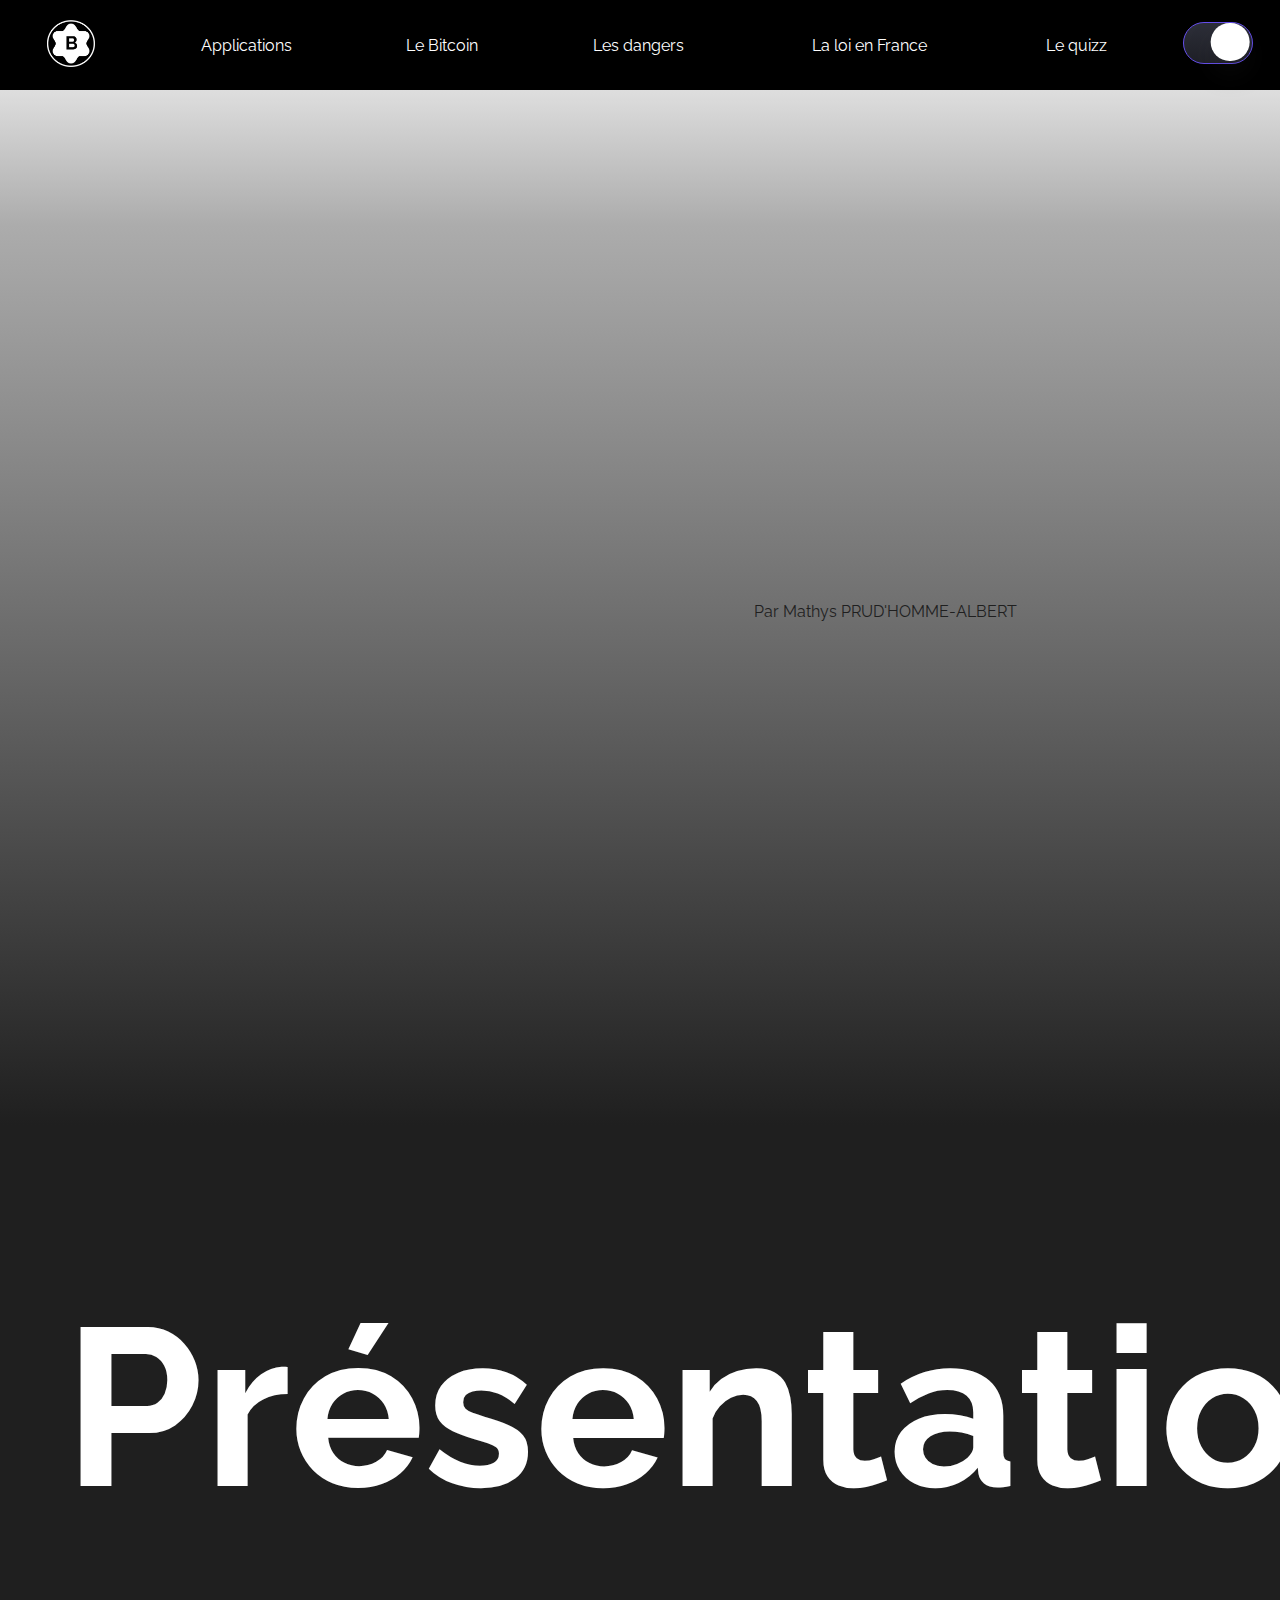
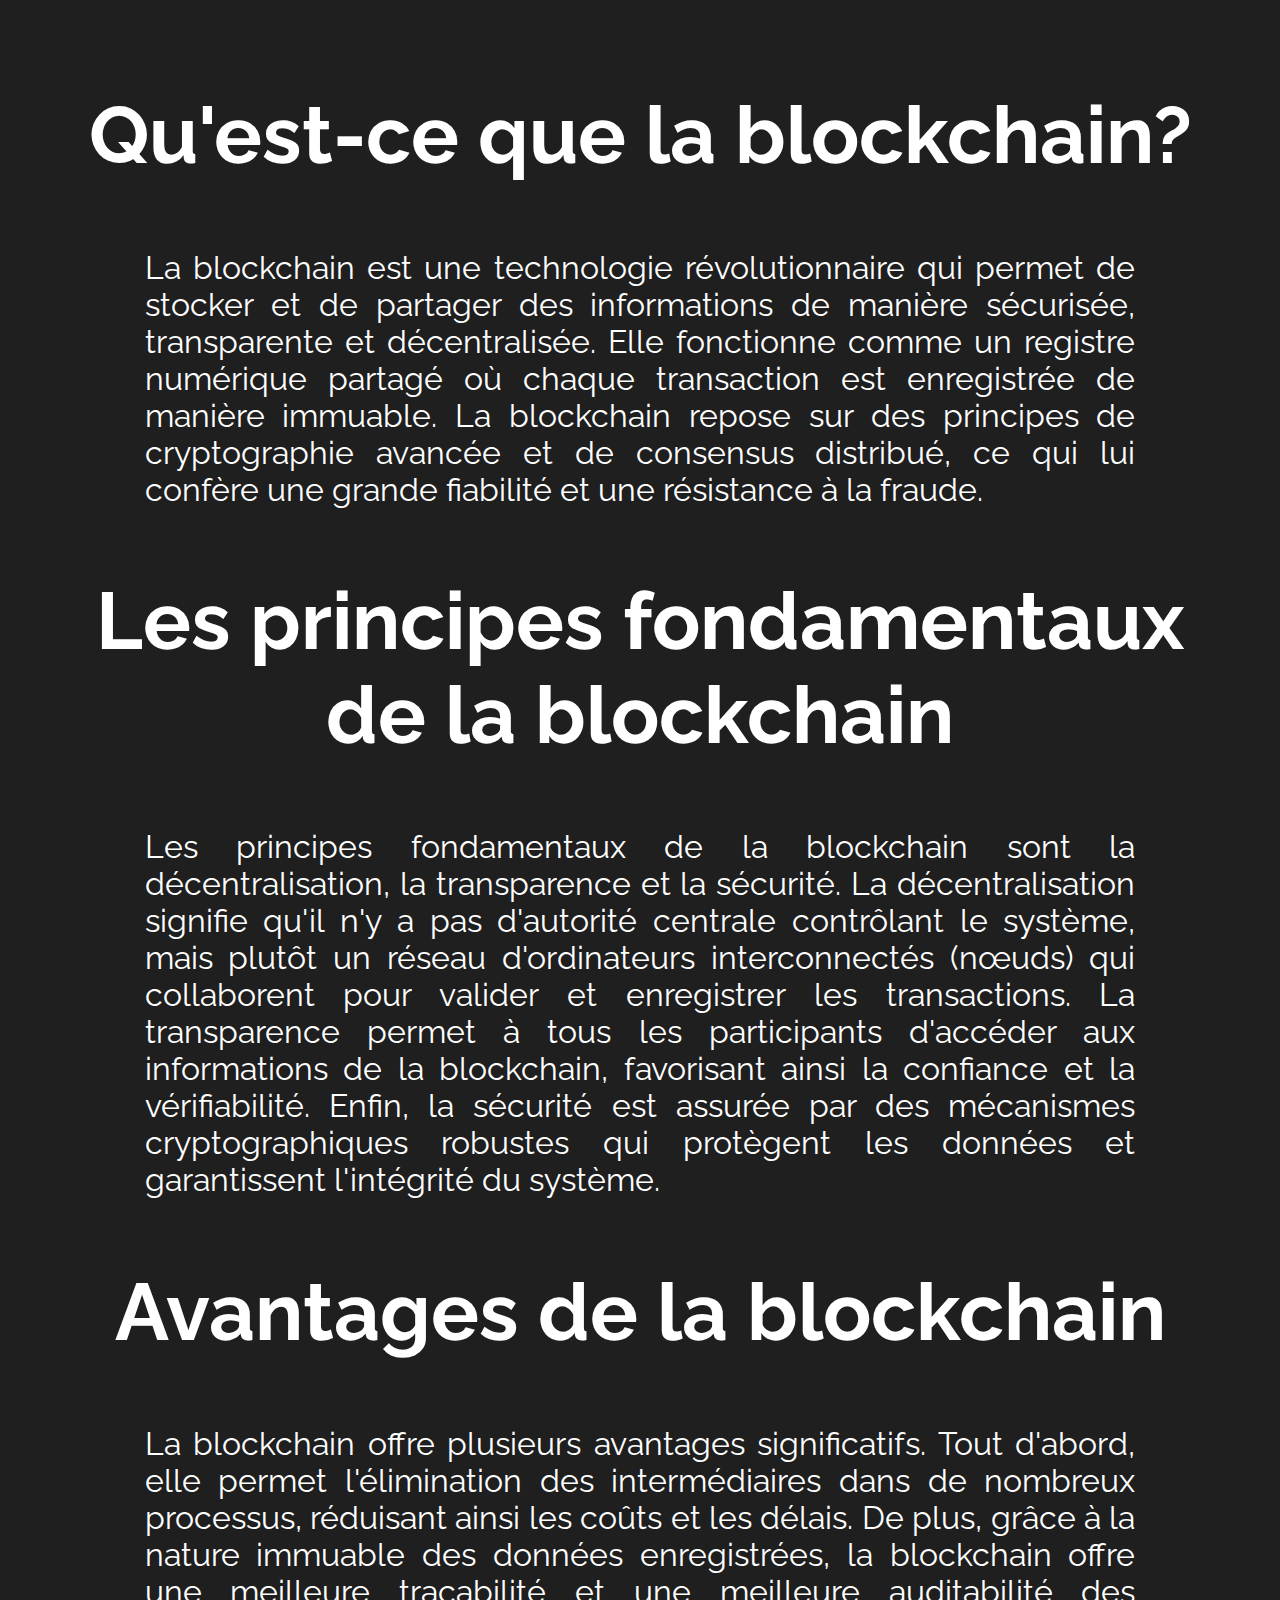
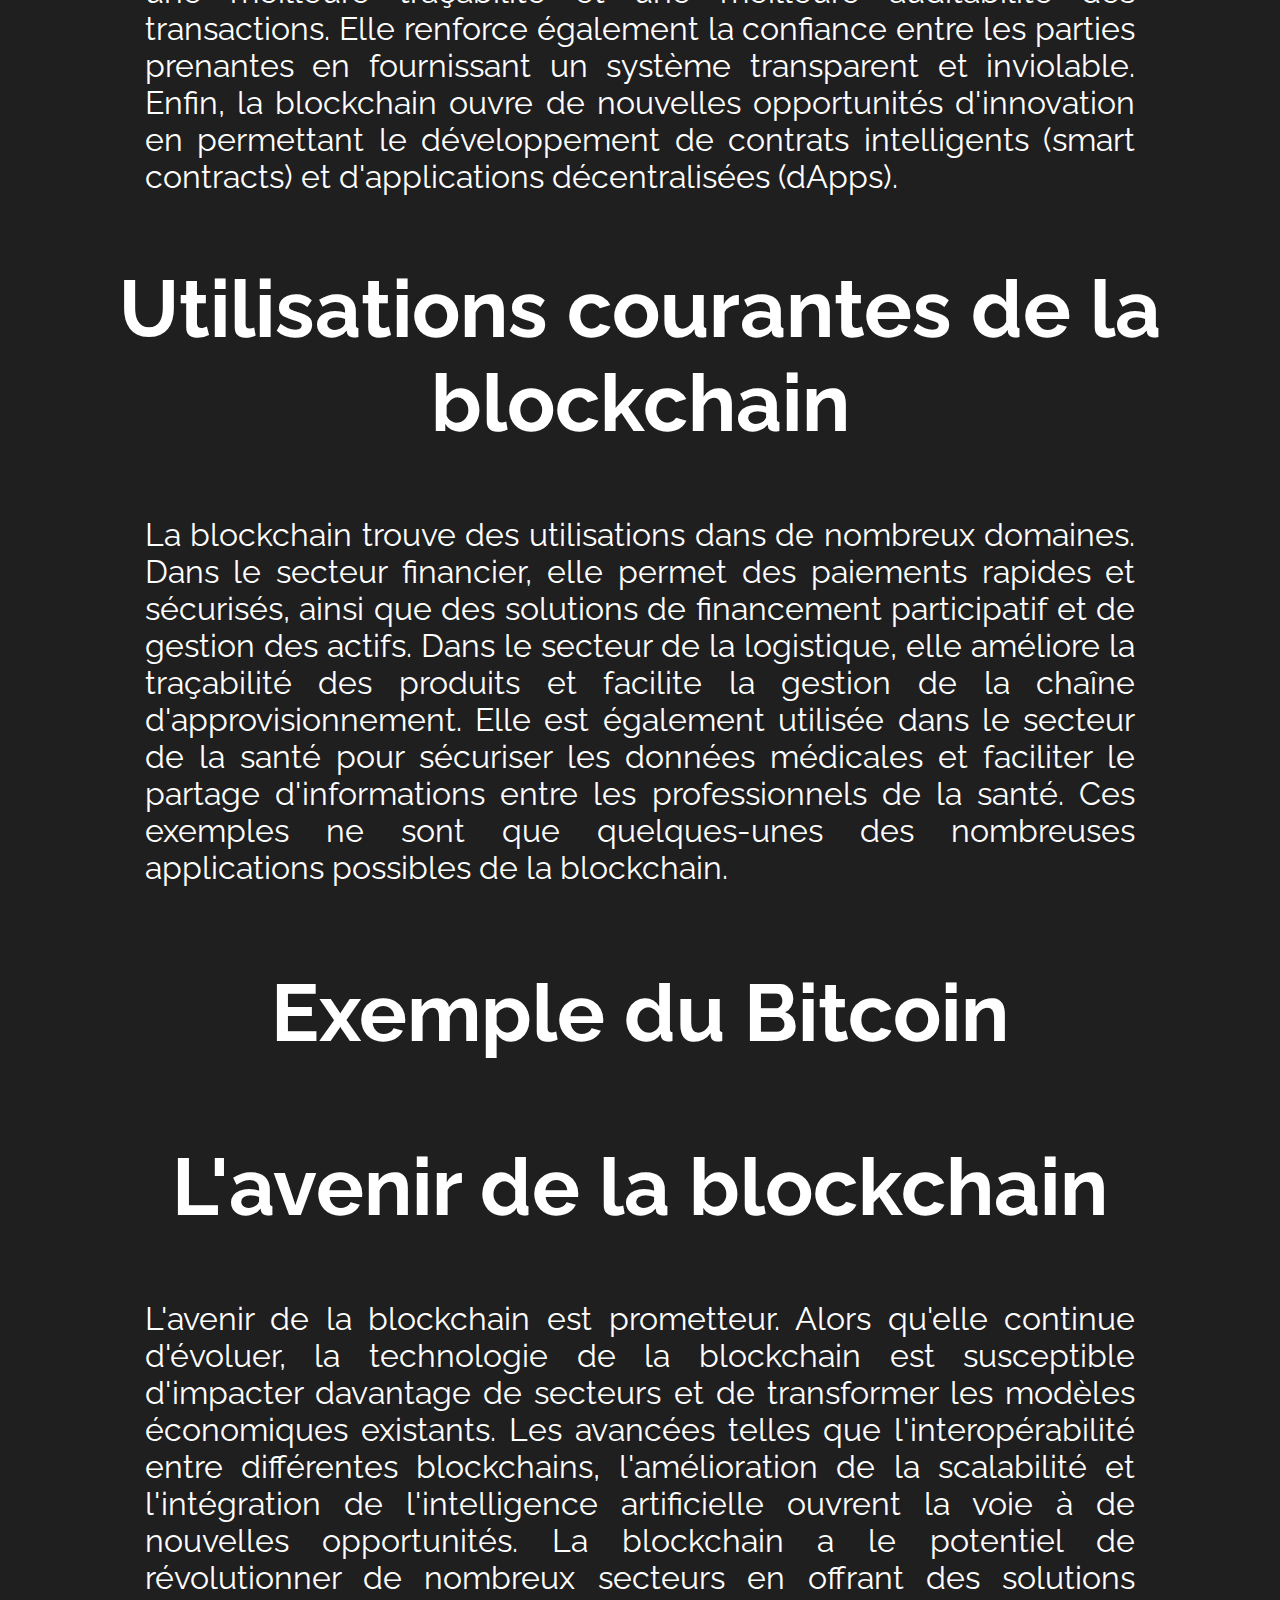
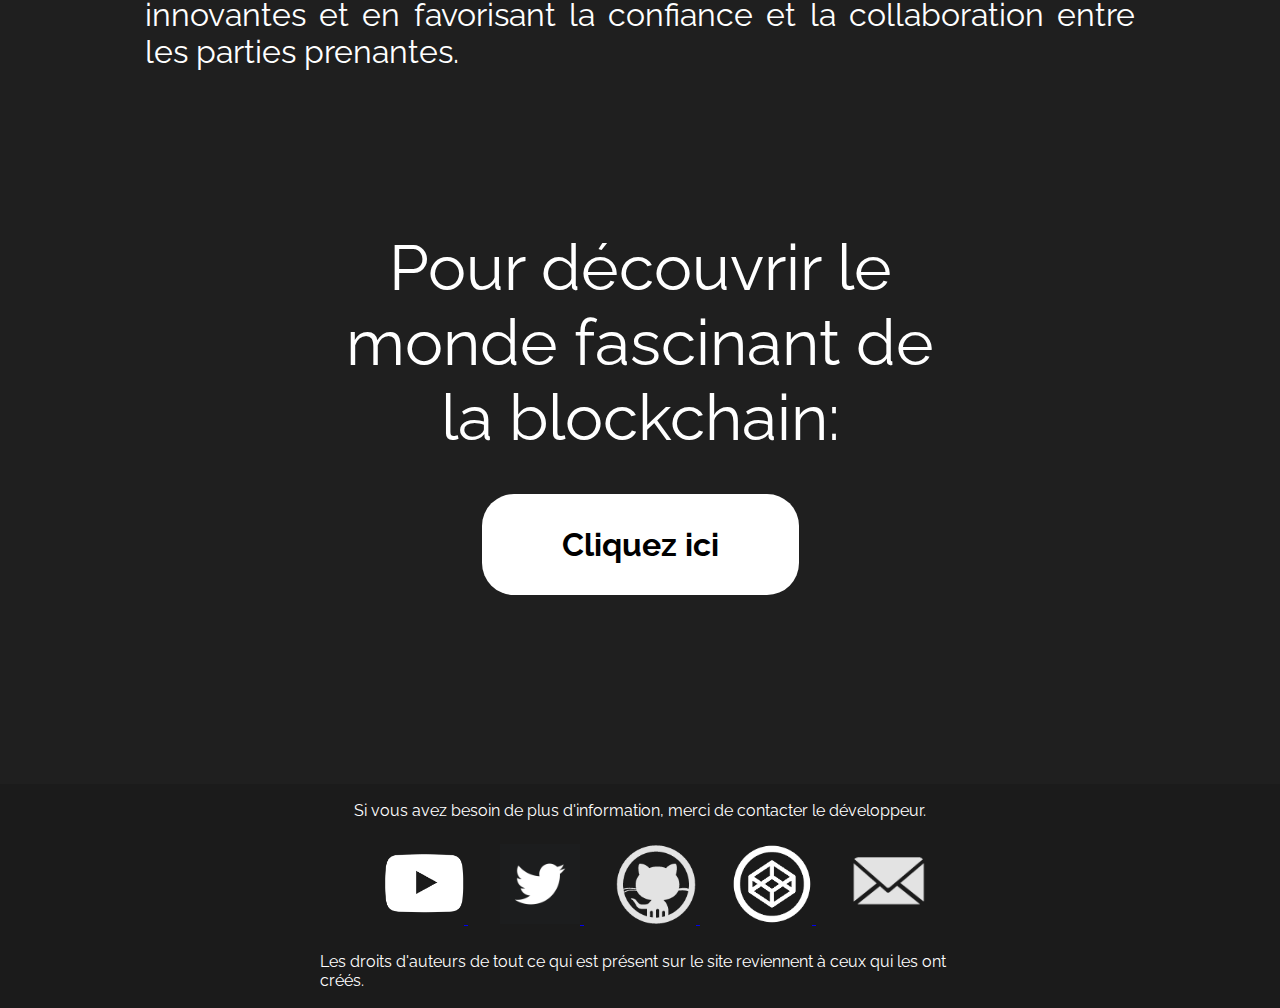
<file: index.html>
<!DOCTYPE html>
<html lang="fr">
<head>
    <meta charset="UTF-8">
    <meta http-equiv="X-UA-Compatible" content="IE=edge">
    <meta name="viewport" content="width=device-width, initial-scale=1.0">
    <title>Accueil - BLOCKCHAIN</title>
    <link rel="icon" type="image/x-icon" href="images/logo.png">
    <link rel="stylesheet" href="style.css">
    <script src="blockchain.js"></script>
    <script src="https://s3.tradingview.com/tv.js"></script>
</head>
    <body>
        <div class="navbar">
            <table id="navbar" align="center">
                <tr>
                    <td>
                        <a href="index.html"><img src="images/logoblack.png"  alt=""></a>
                    </td>
                    <td>
                        <a href="application.html">Applications</a>
                    </td>
                    <td>
                        <a href="bitcoin.html"> Le Bitcoin</a>
                    </td>
                    <td>
                        <a href="dangers.html">Les dangers</a>
                    </td>
                    <td>
                        <a href="loiEnFrance.html">La loi en France</a>
                    </td>
                    <td>
                        <a href="quizz.html">Le quizz</a>
                    </td>
                    <td>
                        <input type="checkbox" class="toggle" id="darkModeToggle" checked onclick="toggleMode()">

        
                    </td>
                </tr>
            </table>
        </div>
        
        <div class="banner">
            
            <div id="blockchain-container">
                <h1 class="block">BLOCK</h1>
                <h1 class="chain">CHAIN</h1>
            </div>
            <p>Par Mathys PRUD'HOMME-ALBERT</p>
        </div>
        
        <div class="content">
            <h1> Présentation</h1>
            <h2>Qu'est-ce que la blockchain?</h2>
            <p>La blockchain est une technologie révolutionnaire qui permet de stocker et de partager des informations de manière sécurisée, transparente et décentralisée. Elle fonctionne comme un registre numérique partagé où chaque transaction est enregistrée de manière immuable. La blockchain repose sur des principes de cryptographie avancée et de consensus distribué, ce qui lui confère une grande fiabilité et une résistance à la fraude.</p>
            <h2>Les principes fondamentaux de la blockchain</h2>
            <p>Les principes fondamentaux de la blockchain sont la décentralisation, la transparence et la sécurité. La décentralisation signifie qu'il n'y a pas d'autorité centrale contrôlant le système, mais plutôt un réseau d'ordinateurs interconnectés (nœuds) qui collaborent pour valider et enregistrer les transactions. La transparence permet à tous les participants d'accéder aux informations de la blockchain, favorisant ainsi la confiance et la vérifiabilité. Enfin, la sécurité est assurée par des mécanismes cryptographiques robustes qui protègent les données et garantissent l'intégrité du système.</p>
            <h2>Avantages de la blockchain</h2>
            <p>La blockchain offre plusieurs avantages significatifs. Tout d'abord, elle permet l'élimination des intermédiaires dans de nombreux processus, réduisant ainsi les coûts et les délais. De plus, grâce à la nature immuable des données enregistrées, la blockchain offre une meilleure traçabilité et une meilleure auditabilité des transactions. Elle renforce également la confiance entre les parties prenantes en fournissant un système transparent et inviolable. Enfin, la blockchain ouvre de nouvelles opportunités d'innovation en permettant le développement de contrats intelligents (smart contracts) et d'applications décentralisées (dApps).</p>
            <h2>Utilisations courantes de la blockchain</h2>
            <p>La blockchain trouve des utilisations dans de nombreux domaines. Dans le secteur financier, elle permet des paiements rapides et sécurisés, ainsi que des solutions de financement participatif et de gestion des actifs. Dans le secteur de la logistique, elle améliore la traçabilité des produits et facilite la gestion de la chaîne d'approvisionnement. Elle est également utilisée dans le secteur de la santé pour sécuriser les données médicales et faciliter le partage d'informations entre les professionnels de la santé. Ces exemples ne sont que quelques-unes des nombreuses applications possibles de la blockchain.</p>
            <h3>Exemple du Bitcoin</h3>
            <div id="tv_chart_container">
                <script>
                    new TradingView.widget({
                      "width": 800,
                      "height": 500,
                      "symbol": "BITSTAMP:BTCUSD",
                      "interval": "D",
                      "timezone": "Etc/UTC",
                      "theme": "dark",
                      "style": "1",
                      "locale": "fr",
                      "toolbar_bg": "#f1f3f6",
                      "enable_publishing": false,
                      "hide_top_toolbar": true,
                      "hide_legend": false,
                      "save_image": false,
                      "container_id": "tv_chart_container"
                    });
                  </script>
            </div>
            <h2>L'avenir de la blockchain</h2>
            <p>L'avenir de la blockchain est prometteur. Alors qu'elle continue d'évoluer, la technologie de la blockchain est susceptible d'impacter davantage de secteurs et de transformer les modèles économiques existants. Les avancées telles que l'interopérabilité entre différentes blockchains, l'amélioration de la scalabilité et l'intégration de l'intelligence artificielle ouvrent la voie à de nouvelles opportunités. La blockchain a le potentiel de révolutionner de nombreux secteurs en offrant des solutions innovantes et en favorisant la confiance et la collaboration entre les parties prenantes.</p> 
        </div>
        <div class="navigation">
            <p> Pour découvrir le monde fascinant de la blockchain:</p>
            <a href="application.html" class="button">Cliquez ici</a>
        </div>
        <div class="footer">
            <div>
                <p>
                Si vous avez besoin de plus d'information, merci de contacter le développeur.
                </p>
            </div>
            <ul id="logo">
                <li class="logou">
                    <a href="https://www.youtube.com/channel/UCTOgK5DDCOaGxCZIDVzUjOQ">
                        <img src="images/ytblogo.png" alt="youtube logo" class="logo">
                    </a>
                </li>
                <li class="logou" >
                    <a href="https://twitter.com/ii_wannou">
                    <img src="images/twitterlogo.jpg" alt="twitter logo" class="logo">
                    </a>
                </li>
                <li class="logou">
                    <a href="https://github.com/WannouII">
                        <img src="images/gitlogo.png" alt="github logo" class="logo">
                    </a>
                </li>
                <li class="logou">
                    <a href="https://codepen.io/steve_75013">
                        <img src="images/copdenlogo.png" alt="codepen logo" class="logo">
                    </a>
                </li>
                <li class="logou">
                    <a href="mailto:mathysprudhommealbert@gmail.com">
                        <img src="images/maillogo.png" alt="mail logo" class="logo">
                    </a>
                </li>
            </ul>
            <p id="smp">Les droits d'auteurs de tout ce qui est présent sur le site reviennent à ceux qui les ont créés.</p>
        </div>
    
    </body>
</html>
</file>
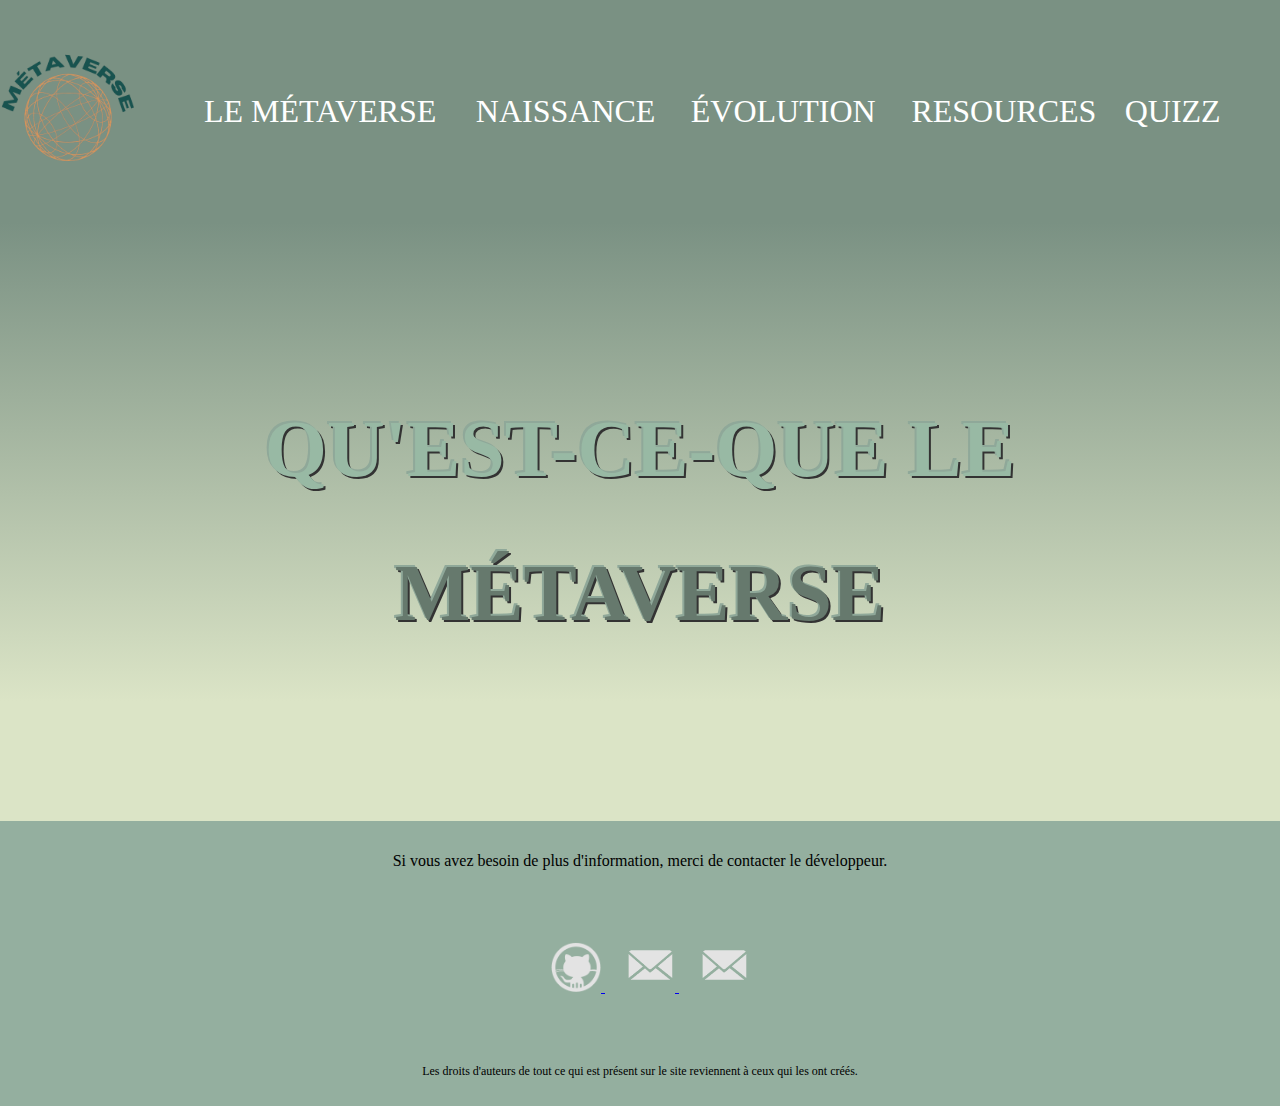
<file: webEva/index.html>
<!DOCTYPE html>
<html lang="fr">
<head>
    <meta charset="UTF-8">
    <meta http-equiv="X-UA-Compatible" content="IE=edge">
    <meta name="viewport" content="width=device-width, initial-scale=1.0">
    <link rel="stylesheet" href="style.css">
    <link rel="shortcut icon" href="images/logo.png" type="image/x-icon">
    <title>Le métaverse</title>
</head>
<body>
        <div class="navbar">
            
            <table>
                <tr>
                    <td>
                        <a href=""><img src="images/logo.png" alt=""></a>
                    </td>
                    <td>
                        <a href="">le métaverse</a>
                    </td>
                    <td>
                        <a href="naissance.html">Naissance</a>
                    </td>
                    <td>
                        <a href="">évolution</a>
                    </td>
                    <td>
                        <a href="">Resources</a>
                    </td>
                    <td>
                        <a href="">Quizz</a>
                    </td>
                </tr>
            </table>
        </div>
        <div class="content">
                <div class="title">
                    <h1>QU'EST-CE-QUE LE</h1>
                    <h1> <span>MÉTAVERSE</span> </h1>
                </div>
        </div>
        <div class="footer">
            <div>
              <p>
                Si vous avez besoin de plus d'information, merci de contacter le développeur.
              </p>
            </div>
            <ul id="logo">
              <li class="logou">
                <a href="https://github.com/evaa202">
                  <img src="images/gitlogo.png" alt="github logo" class="logo">
                </a>
              </li>
              <li class="logou">
                <a href="mailto:theo.chan06@gmail.com">
                  <img src="images/maillogo.png" alt="mail logo" class="logo">
                </a>
              </li>
              <li class="logou">
                <a href="mailto:hueva260806@icloud.com">
                  <img src="images/maillogo.png" alt="mail logo" class="logo">
                </a>
              </li>
            </ul>
            <p id="smp">Les droits d'auteurs de tout ce qui est présent sur le site reviennent à ceux qui les ont créés.</p>
          </div>
      
</body>
</html>
</file>
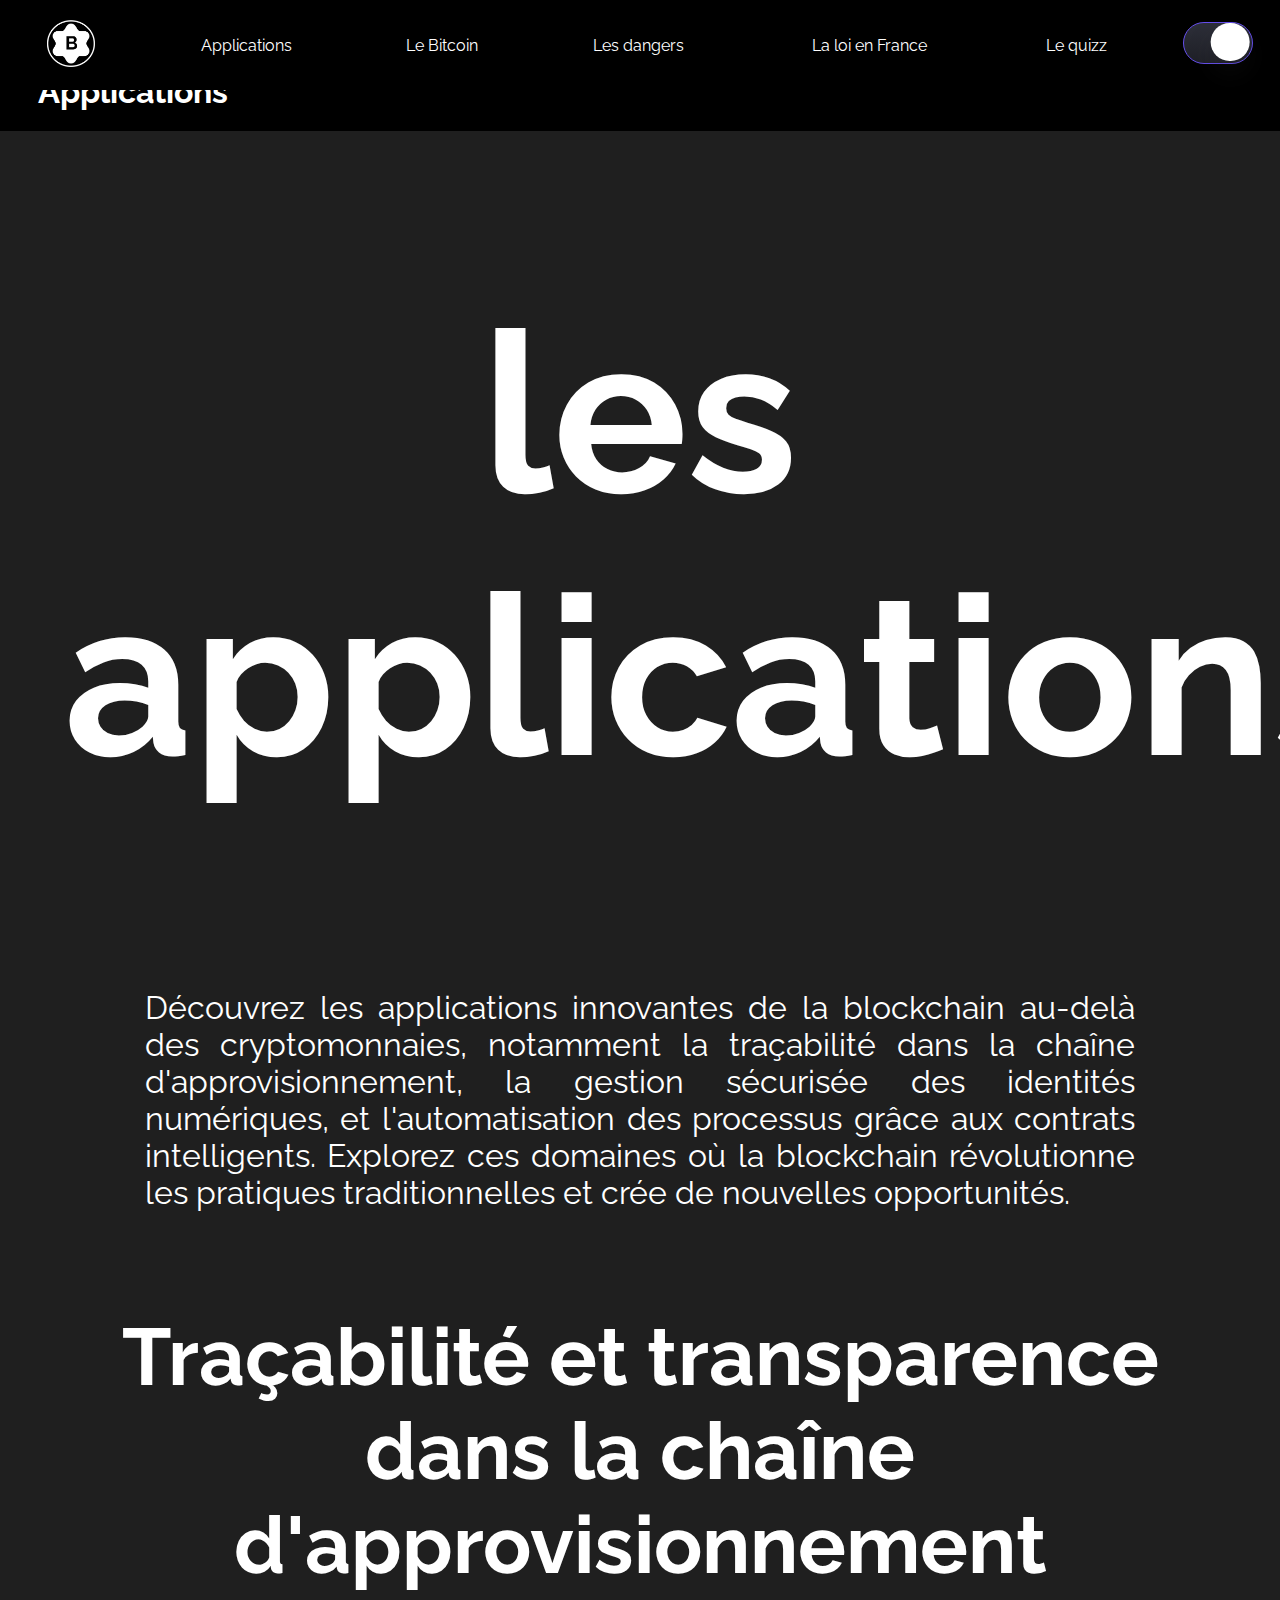
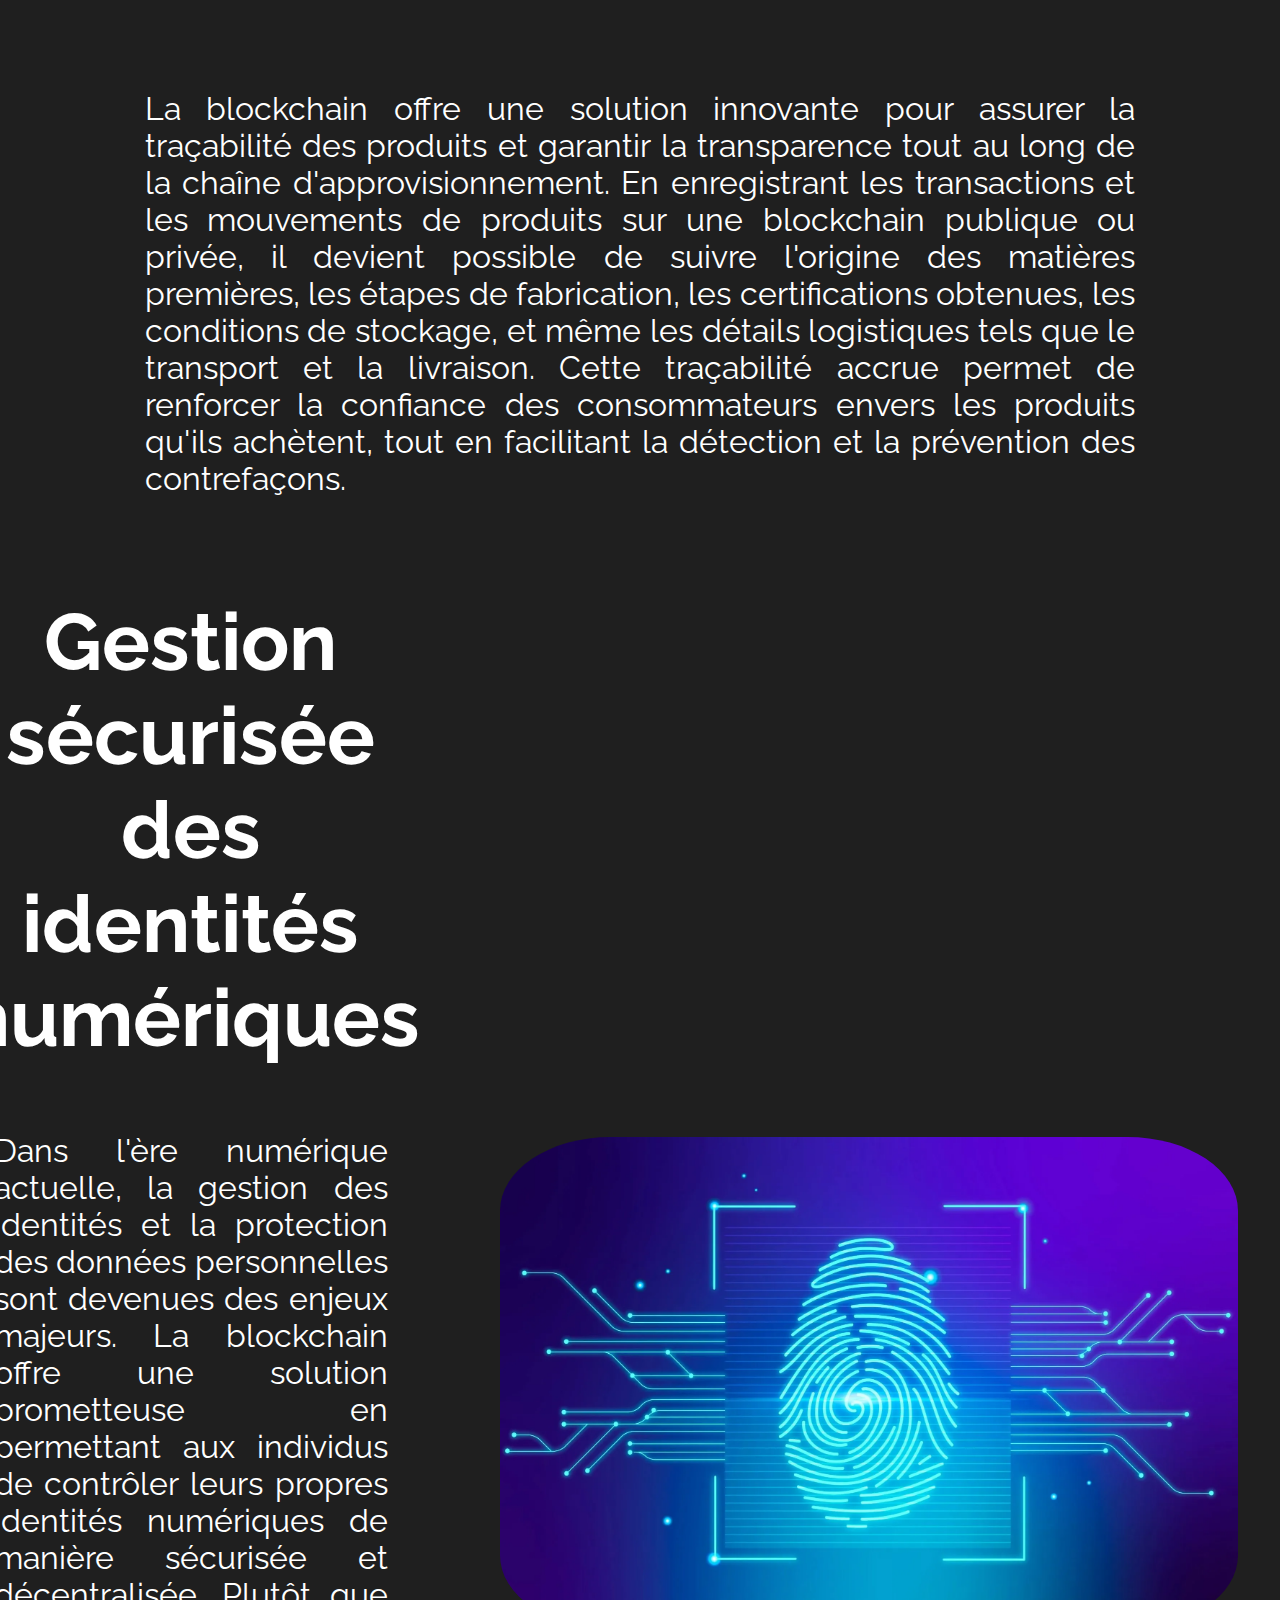
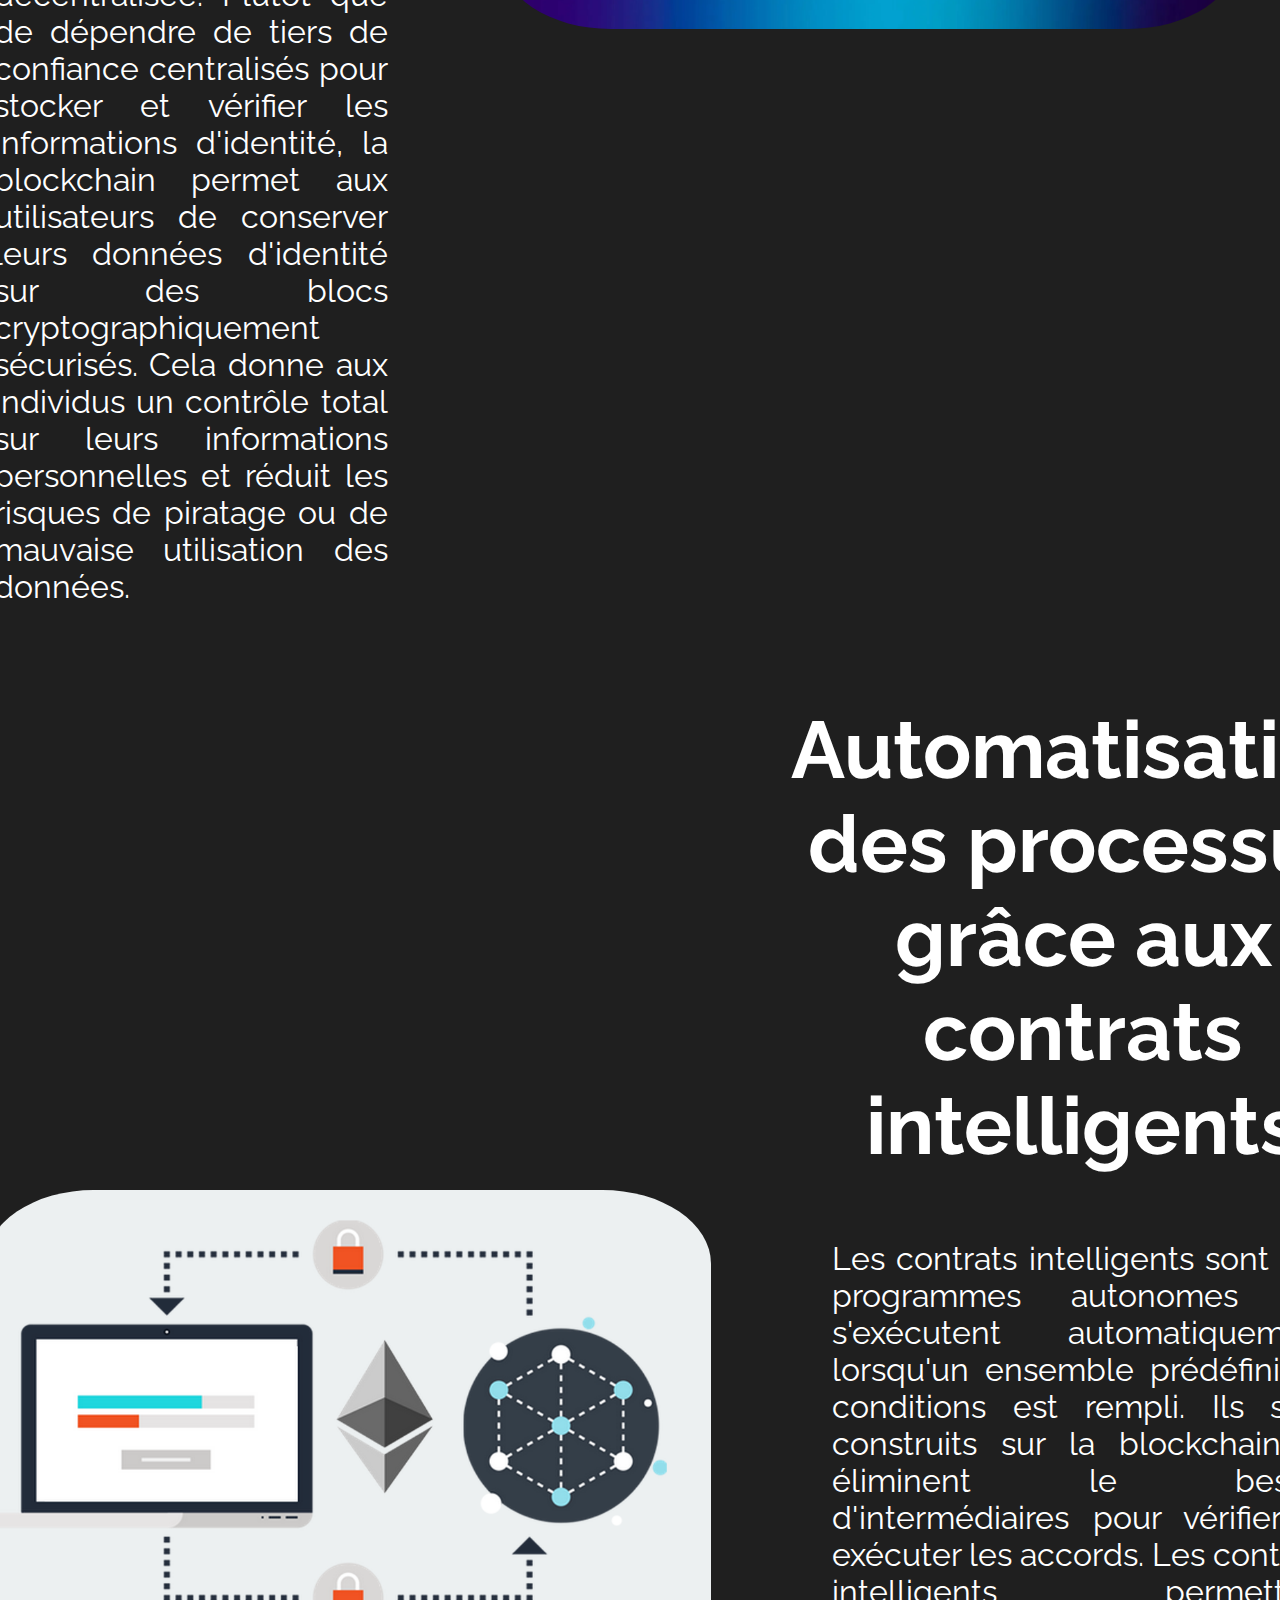
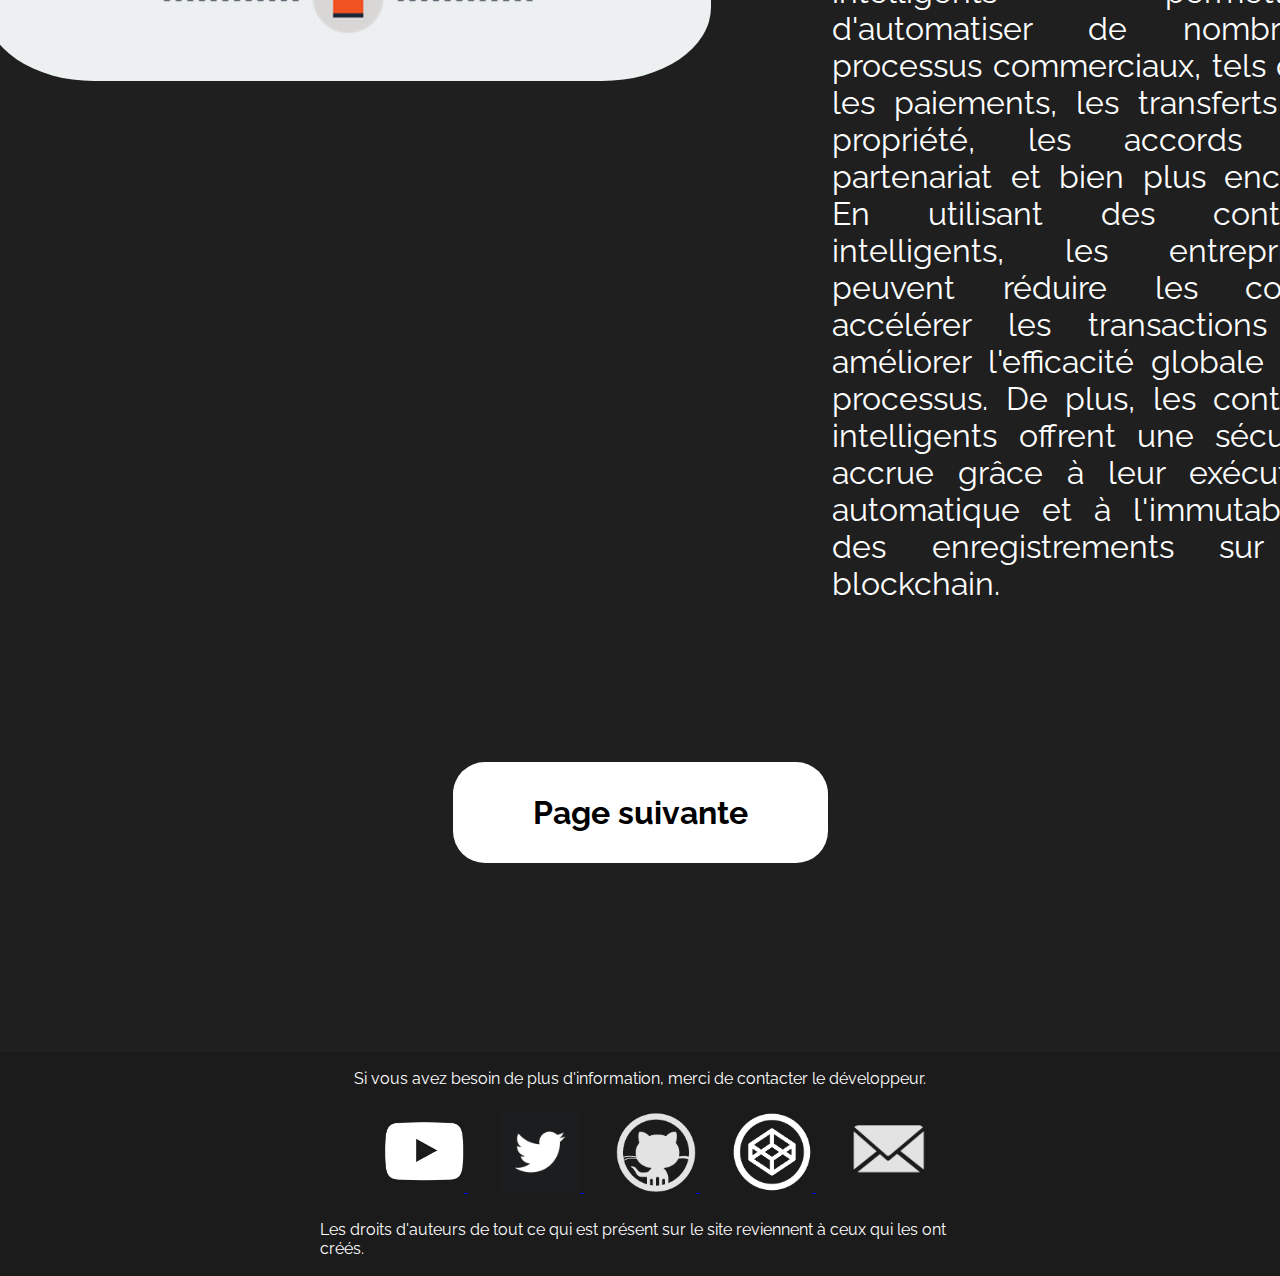
<file: application.html>
<!DOCTYPE html>
<html lang="fr">
<head>
    <meta charset="UTF-8">
    <meta http-equiv="X-UA-Compatible" content="IE=edge">
    <meta name="viewport" content="width=device-width, initial-scale=1.0">
    <title>Applications - BLOCKCHAIN</title>
    <link rel="icon" type="image/x-icon" href="images/logo.png">
    <link rel="stylesheet" href="style.css">
    <script src="blockchain.js"></script>

</head>
<body>
    <div class="navbar">
        <table id="navbar" align="center">
            <tr>
                <td>
                    <a href="index.html"><img src="images/logoblack.png"  alt="home"></a>
                </td>
                <td>
                    <a href="application.html">Applications</a>
                </td>
                <td>
                    <a href="bitcoin.html"> Le Bitcoin</a>
                </td>
                <td>
                    <a href="dangers.html">Les dangers</a>
                </td>
                <td>
                    <a href="loiEnFrance.html">La loi en France</a>
                </td>
                <td>
                    <a href="quizz.html">Le quizz</a>
                </td>
                <td>
                    <input type="checkbox" class="toggle" id="darkModeToggle" checked onclick="toggleMode()">

    
                </td>
            </tr>
        </table>
    </div>
    <div class="header">
        <h1>Applications</h1>

    </div>
    <div class="content">
        <h1>les applications</h1>
        <div class="article">
            <p>Découvrez les applications innovantes de la blockchain au-delà des cryptomonnaies, notamment la traçabilité dans la chaîne d'approvisionnement, la gestion sécurisée des identités numériques, et l'automatisation des processus grâce aux contrats intelligents. Explorez ces domaines où la blockchain révolutionne les pratiques traditionnelles et crée de nouvelles opportunités.</p>
        </div>
        
        
        <div class="article">
            <h2>Traçabilité et transparence dans la chaîne d'approvisionnement</h2>
        </div>
            
            <p>La blockchain offre une solution innovante pour assurer la traçabilité des produits et garantir la transparence tout au long de la chaîne d'approvisionnement. En enregistrant les transactions et les mouvements de produits sur une blockchain publique ou privée, il devient possible de suivre l'origine des matières premières, les étapes de fabrication, les certifications obtenues, les conditions de stockage, et même les détails logistiques tels que le transport et la livraison. Cette traçabilité accrue permet de renforcer la confiance des consommateurs envers les produits qu'ils achètent, tout en facilitant la détection et la prévention des contrefaçons.</p>
        
        <div class="article">
            <div class="column">
                <h2>Gestion sécurisée des identités numériques</h2>
                <p>Dans l'ère numérique actuelle, la gestion des identités et la protection des données personnelles sont devenues des enjeux majeurs. La blockchain offre une solution prometteuse en permettant aux individus de contrôler leurs propres identités numériques de manière sécurisée et décentralisée. Plutôt que de dépendre de tiers de confiance centralisés pour stocker et vérifier les informations d'identité, la blockchain permet aux utilisateurs de conserver leurs données d'identité sur des blocs cryptographiquement sécurisés. Cela donne aux individus un contrôle total sur leurs informations personnelles et réduit les risques de piratage ou de mauvaise utilisation des données.</p>    
            </div>
            <img src="images/securite.png" alt="blockchain et sécurité">
        </div>  
        
        <div class="article">
            <img src="images/smart-contract.png" alt="blockhain et smart contracts">
            <div class="column">
                <h2>Automatisation des processus grâce aux contrats intelligents</h2>
                
                <p>Les contrats intelligents sont des programmes autonomes qui s'exécutent automatiquement lorsqu'un ensemble prédéfini de conditions est rempli. Ils sont construits sur la blockchain et éliminent le besoin d'intermédiaires pour vérifier et exécuter les accords. Les contrats intelligents permettent d'automatiser de nombreux processus commerciaux, tels que les paiements, les transferts de propriété, les accords de partenariat et bien plus encore. En utilisant des contrats intelligents, les entreprises peuvent réduire les coûts, accélérer les transactions et améliorer l'efficacité globale des processus. De plus, les contrats intelligents offrent une sécurité accrue grâce à leur exécution automatique et à l'immutabilité des enregistrements sur la blockchain.</p>
            </div>
        </div>
    </div>
    <div class="navigation">
        <a href="bitcoin.html" class="button">Page suivante</a>
    </div>
    <div class="footer">
        <div>
            <p>
            Si vous avez besoin de plus d'information, merci de contacter le développeur.
            </p>
        </div>
        <ul id="logo">
            <li class="logou">
                <a href="https://www.youtube.com/channel/UCTOgK5DDCOaGxCZIDVzUjOQ">
                    <img src="images/ytblogo.png" alt="youtube logo" class="logo">
                </a>
            </li>
            <li class="logou" >
                <a href="https://twitter.com/ii_wannou">
                <img src="images/twitterlogo.jpg" alt="twitter logo" class="logo">
                </a>
            </li>
            <li class="logou">
                <a href="https://github.com/WannouII">
                    <img src="images/gitlogo.png" alt="github logo" class="logo">
                </a>
            </li>
            <li class="logou">
                <a href="https://codepen.io/steve_75013">
                    <img src="images/copdenlogo.png" alt="codepen logo" class="logo">
                </a>
            </li>
            <li class="logou">
                <a href="mailto:mathysprudhommealbert@gmail.com">
                    <img src="images/maillogo.png" alt="mail logo" class="logo">
                </a>
            </li>
        </ul>
        <p id="smp">Les droits d'auteurs de tout ce qui est présent sur le site reviennent à ceux qui les ont créés.</p>
    </div>
</body>
</html>
</file>
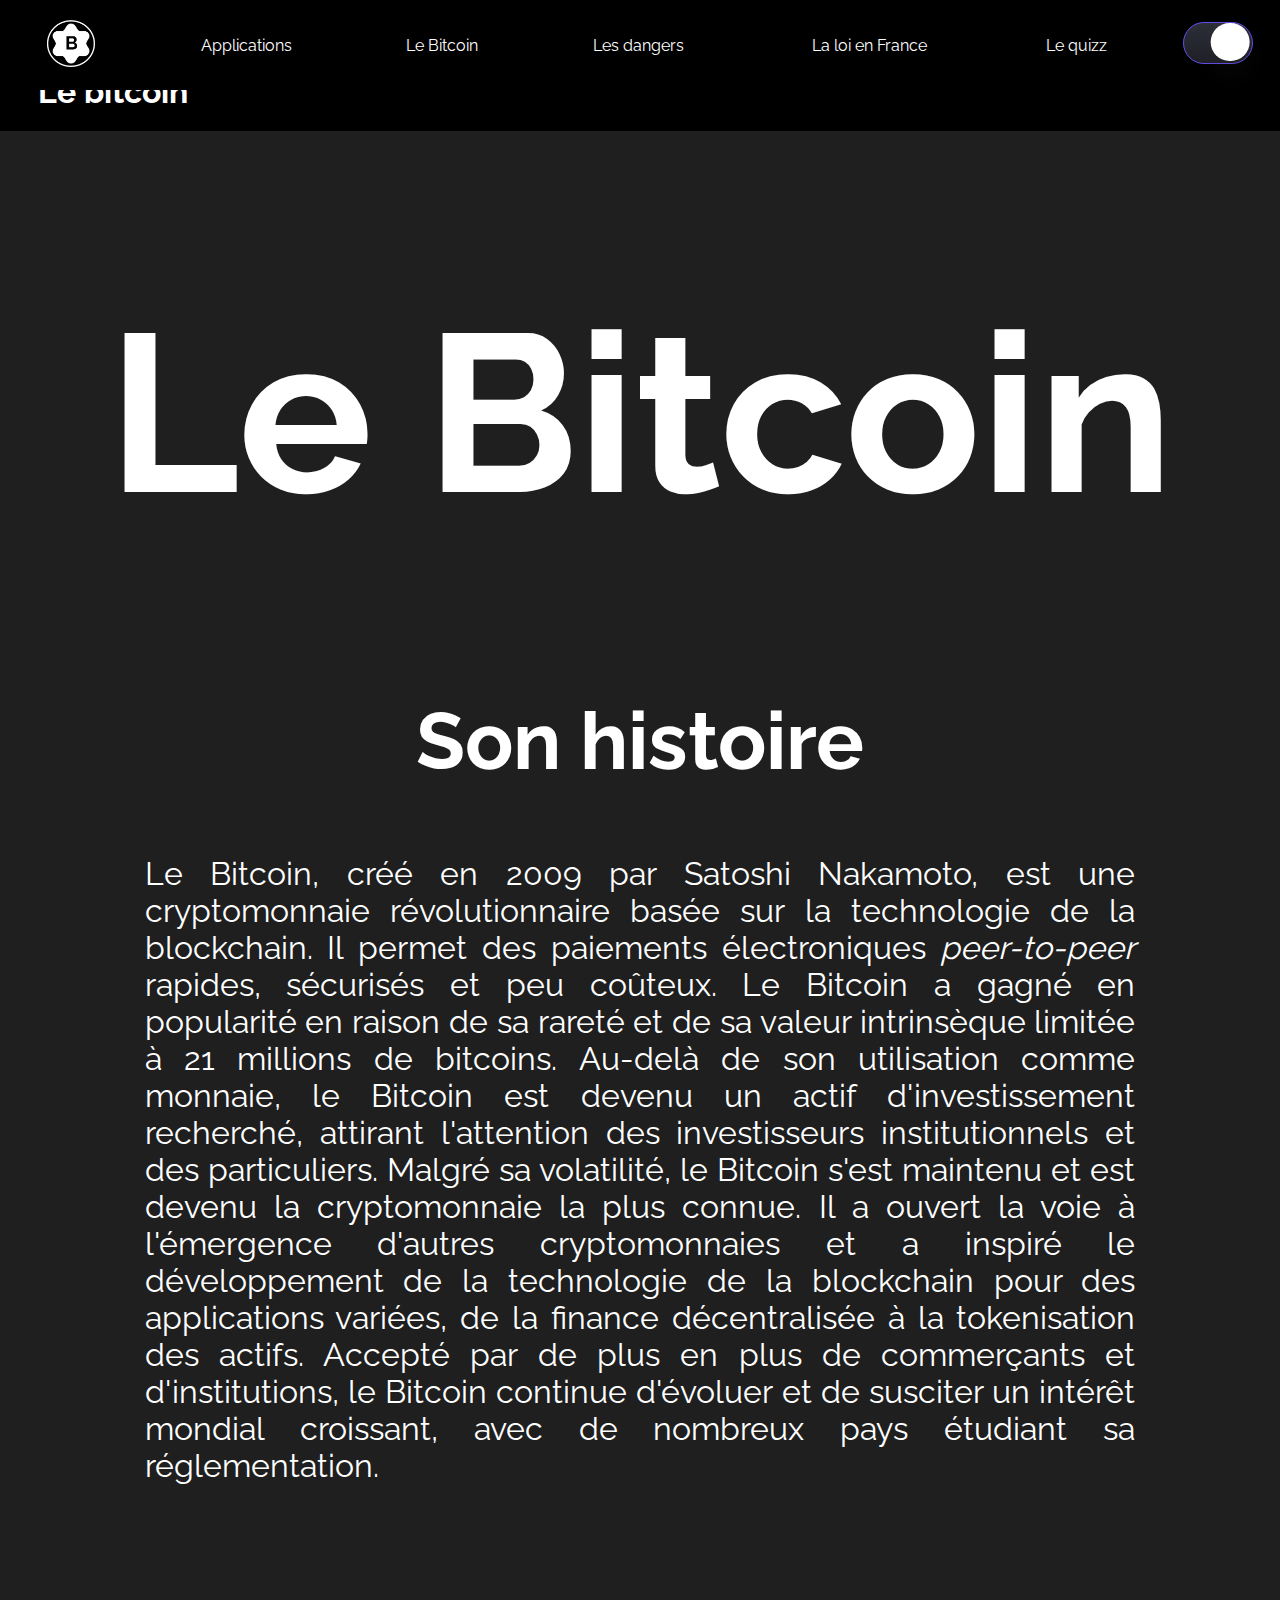
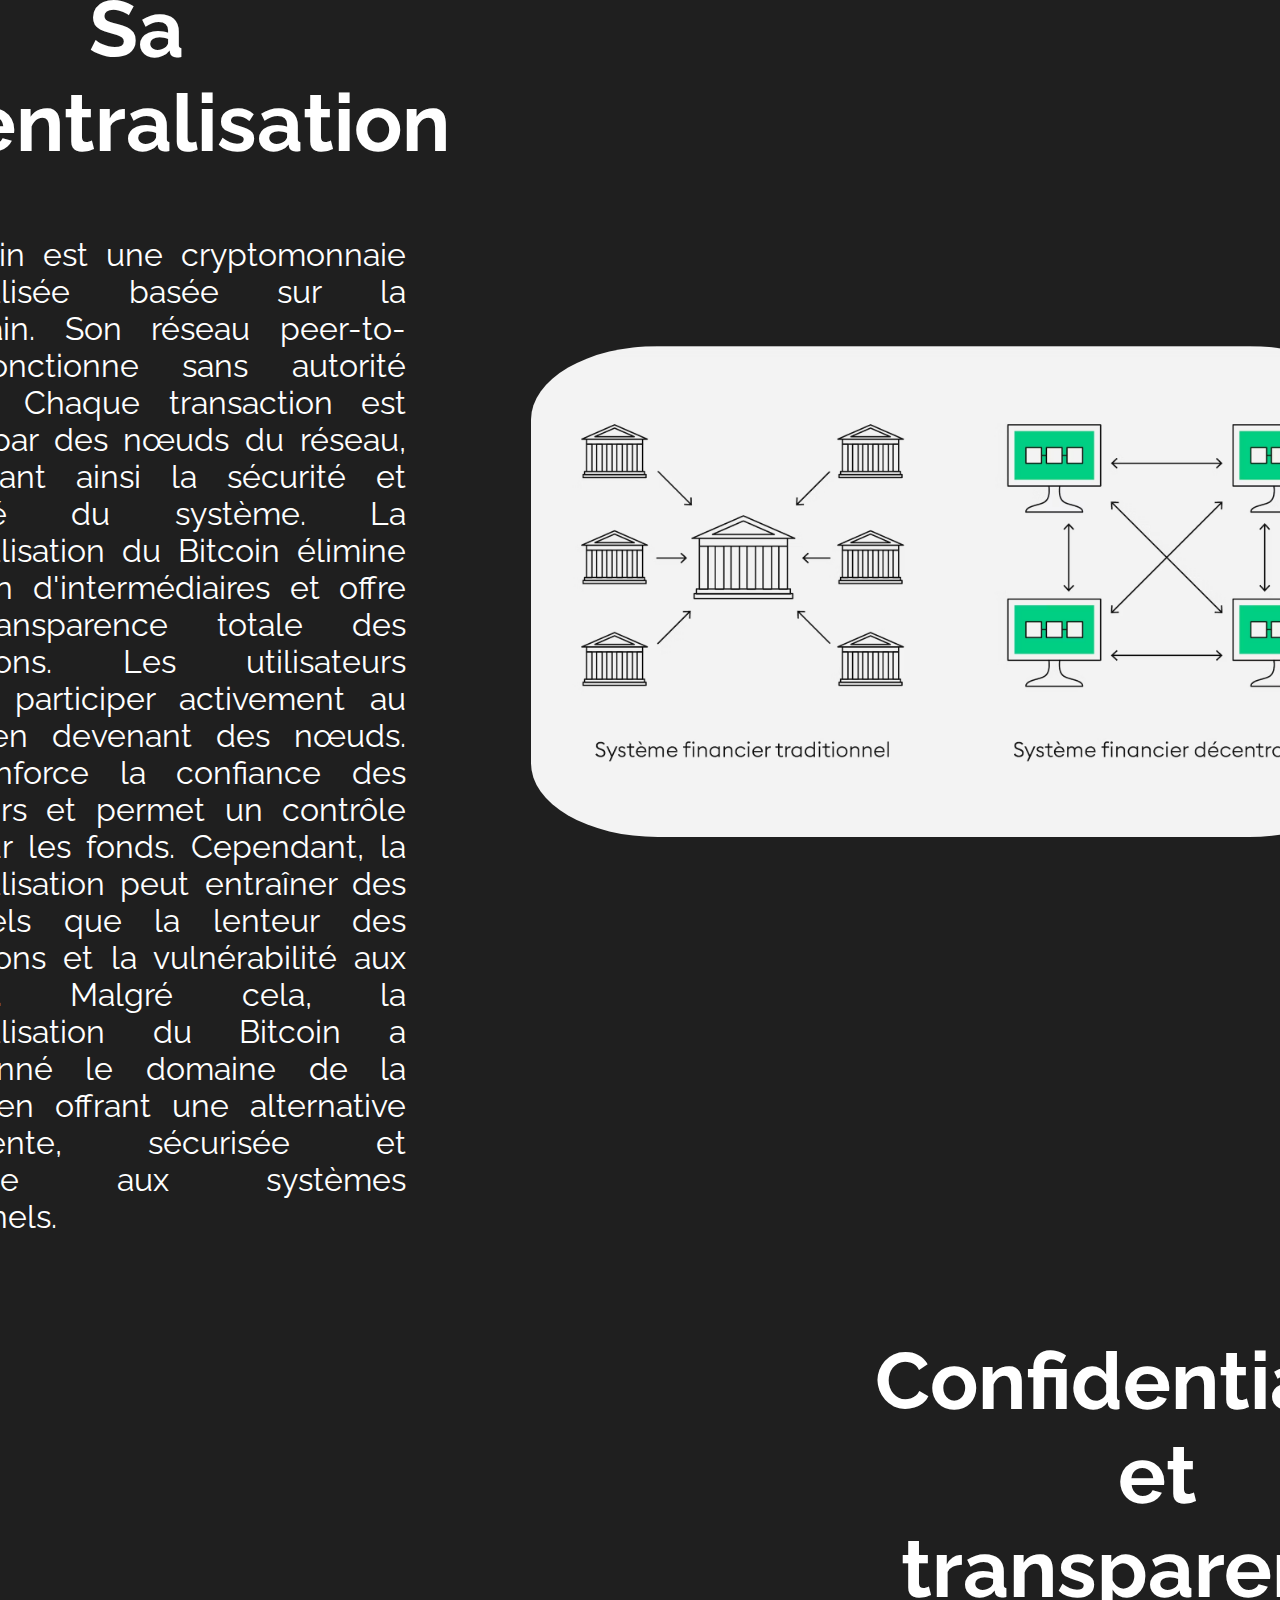
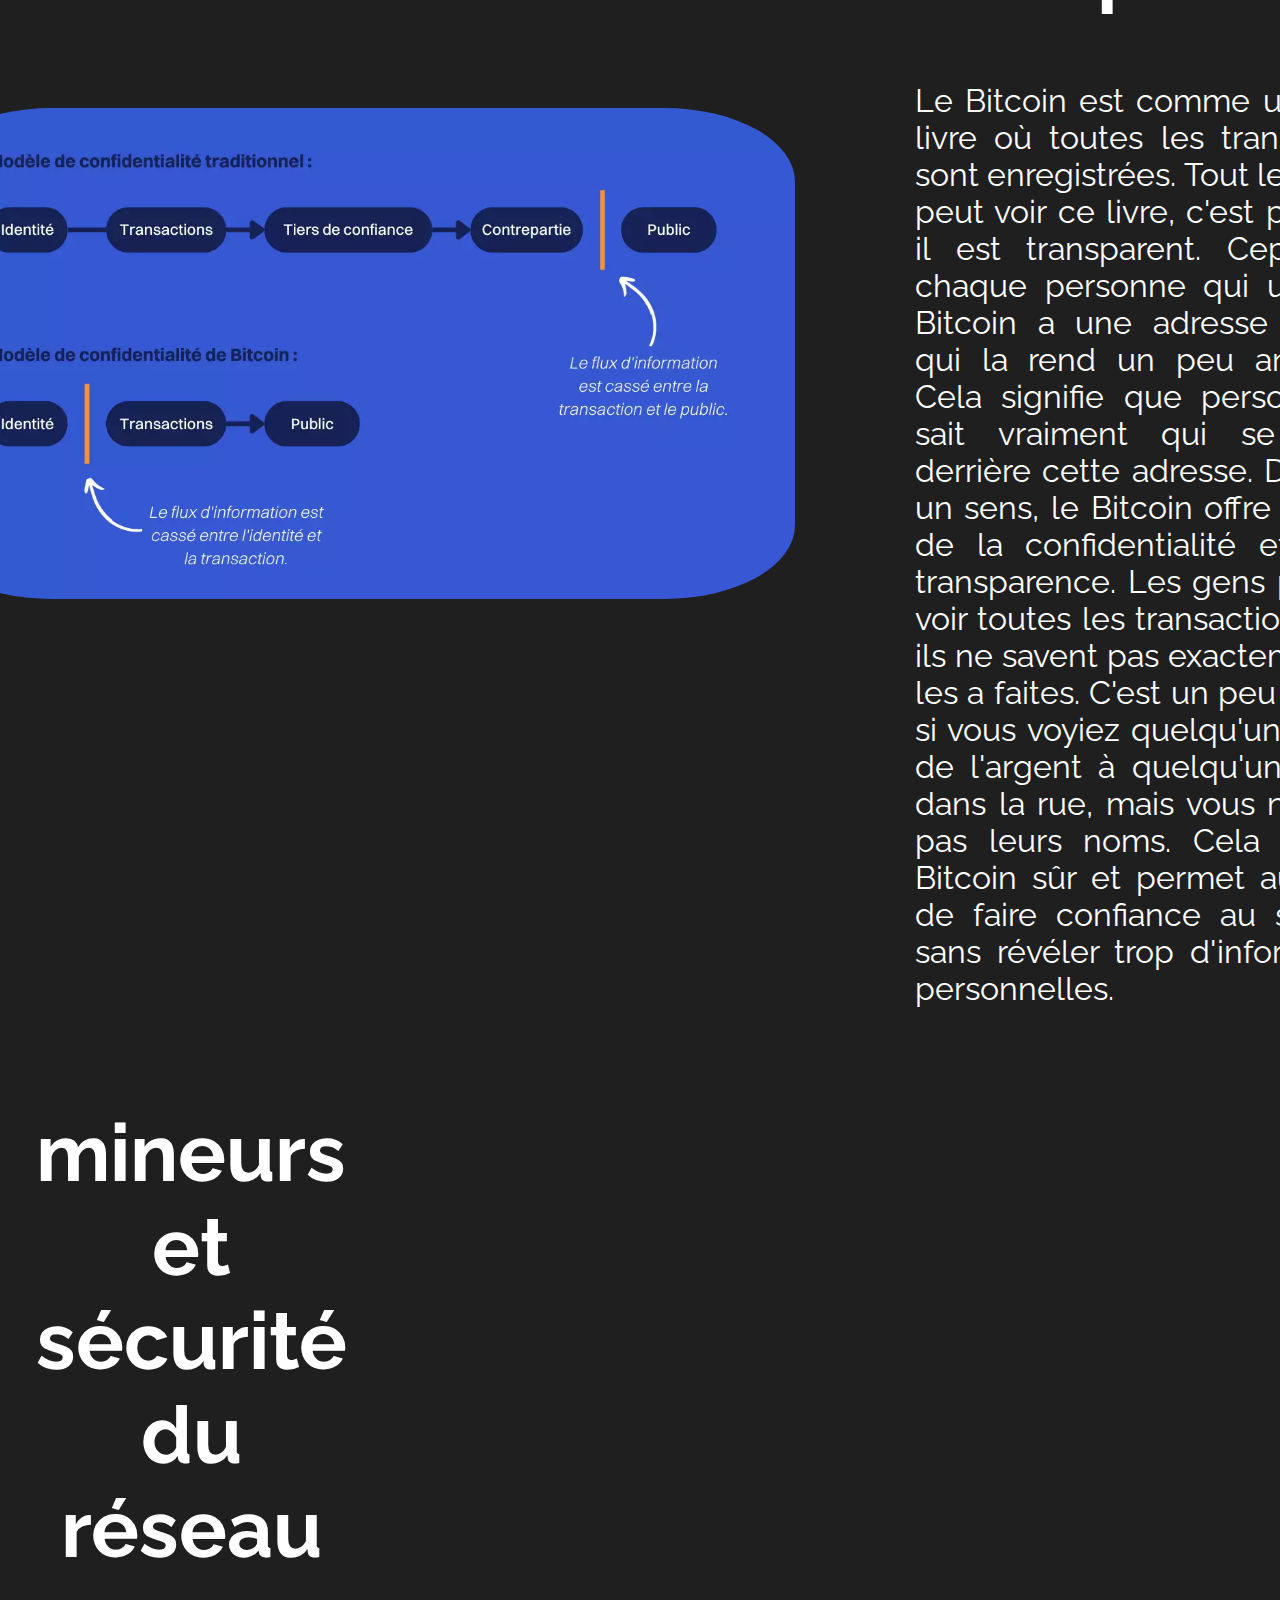
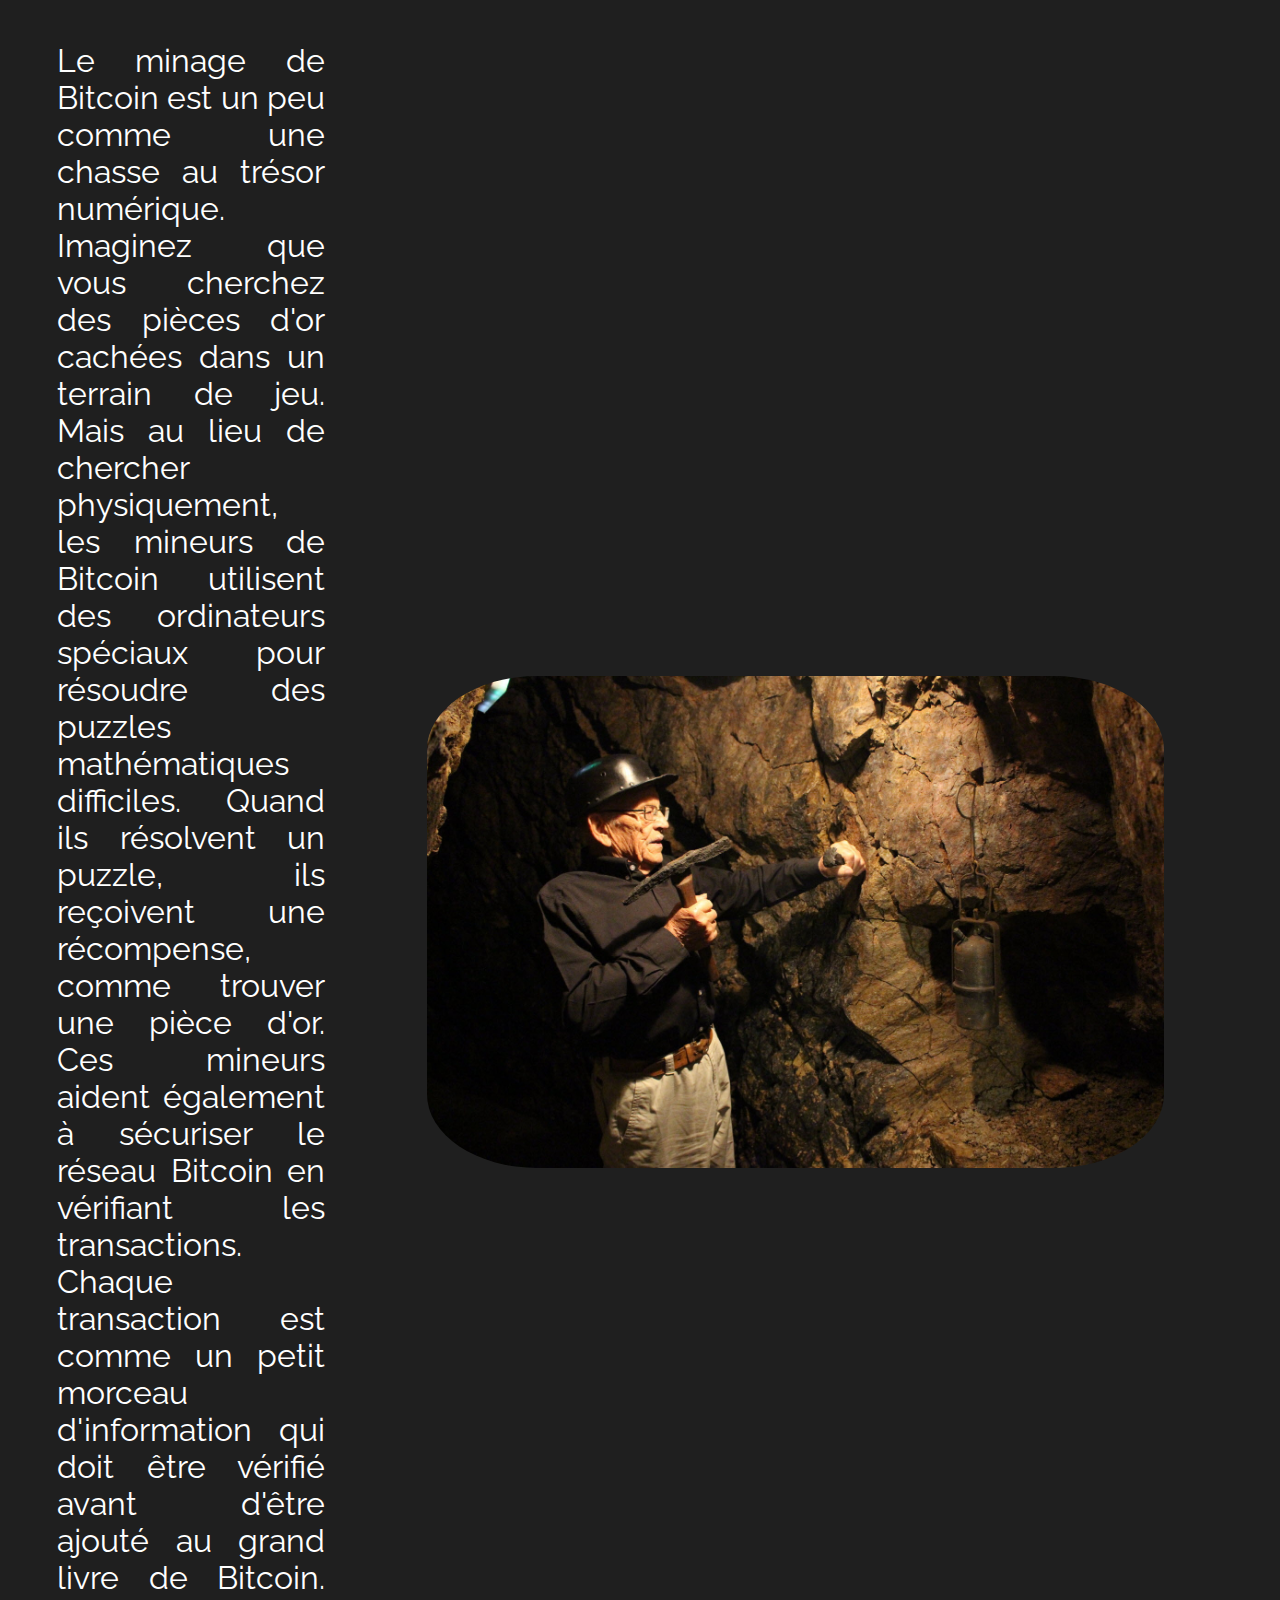
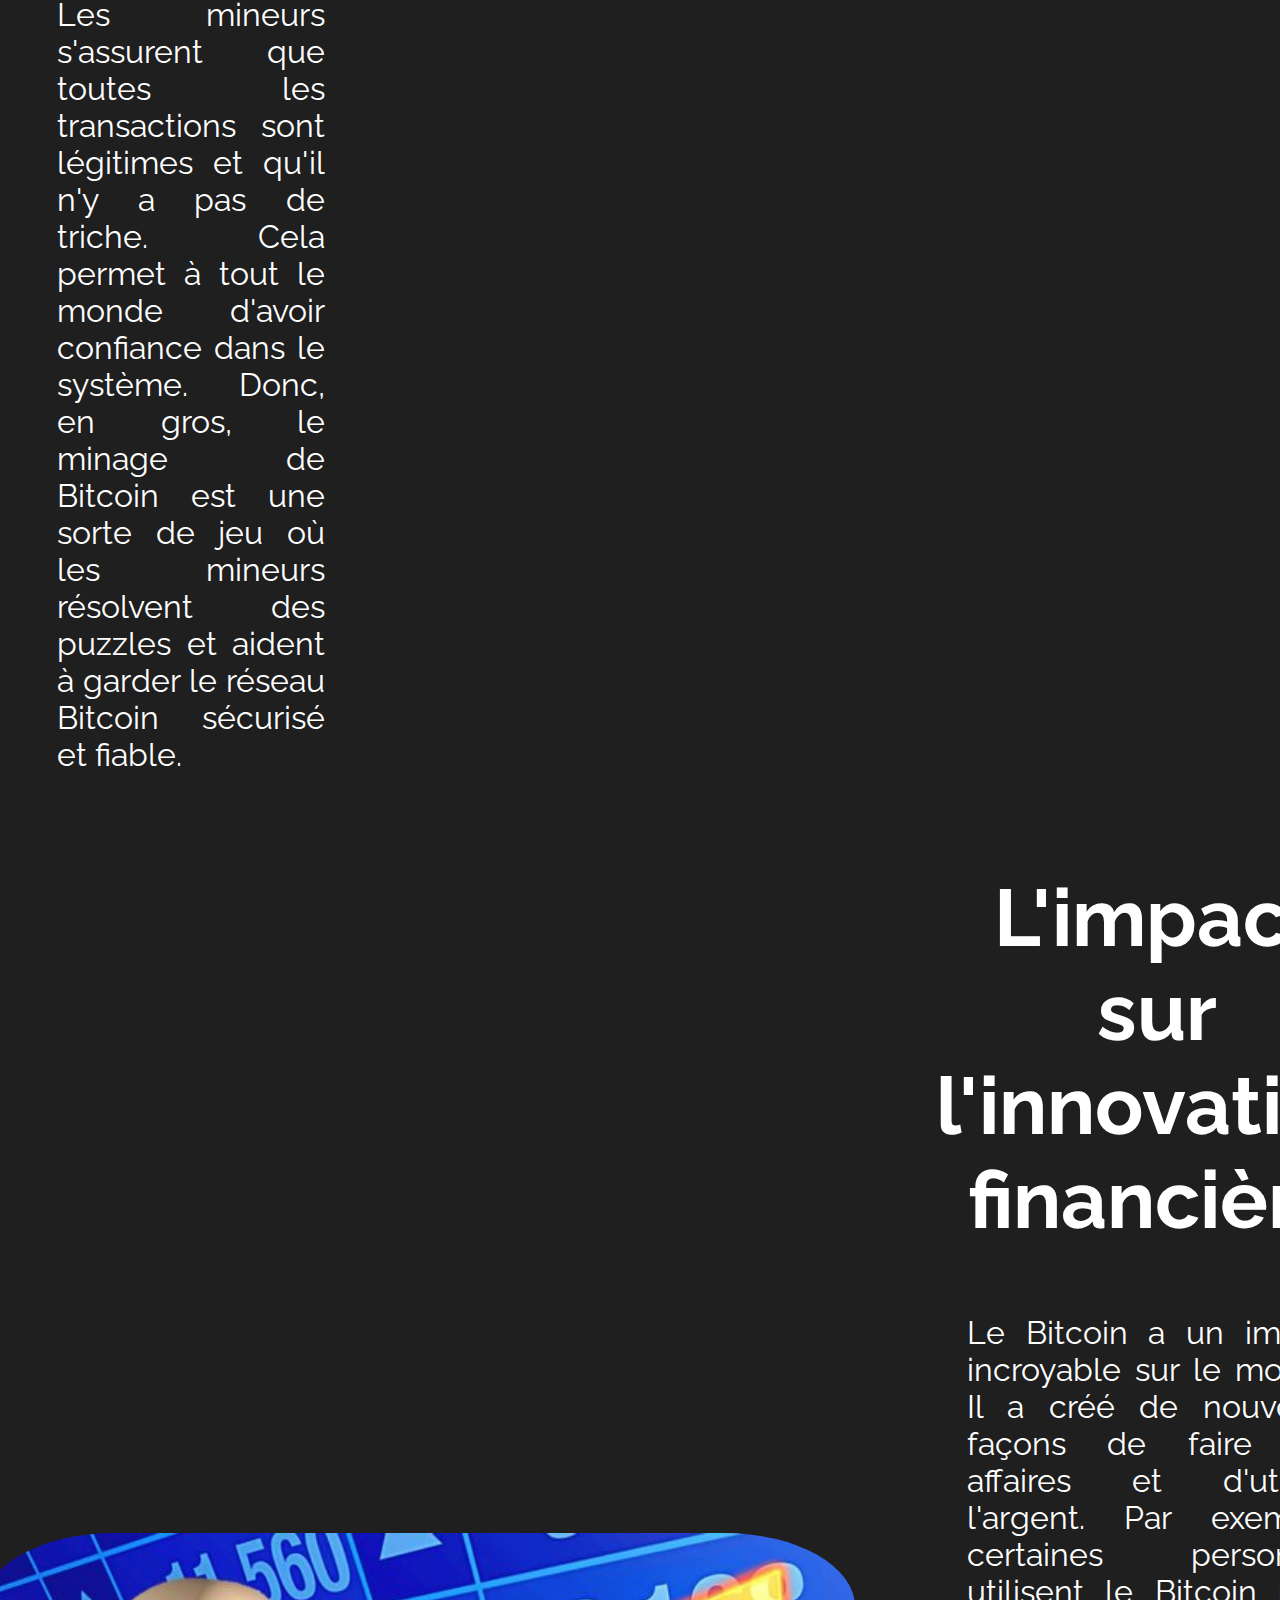
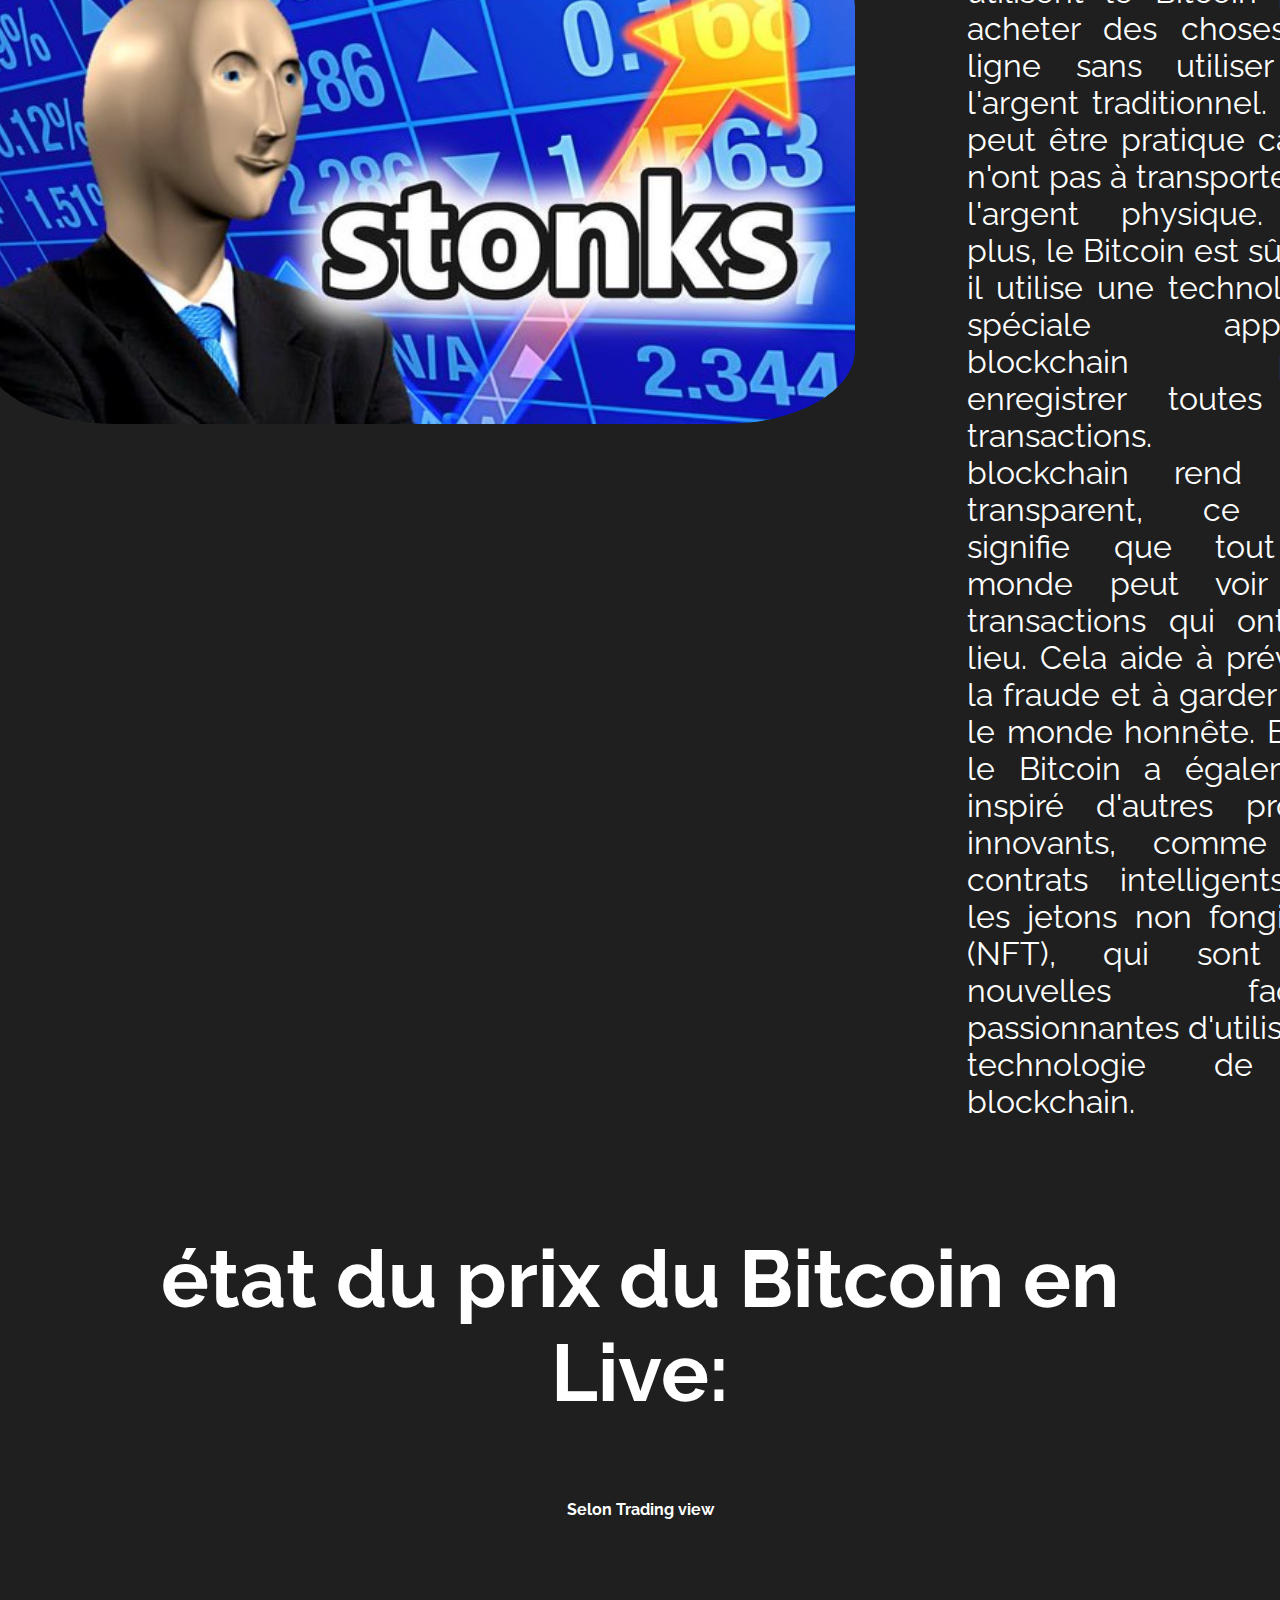
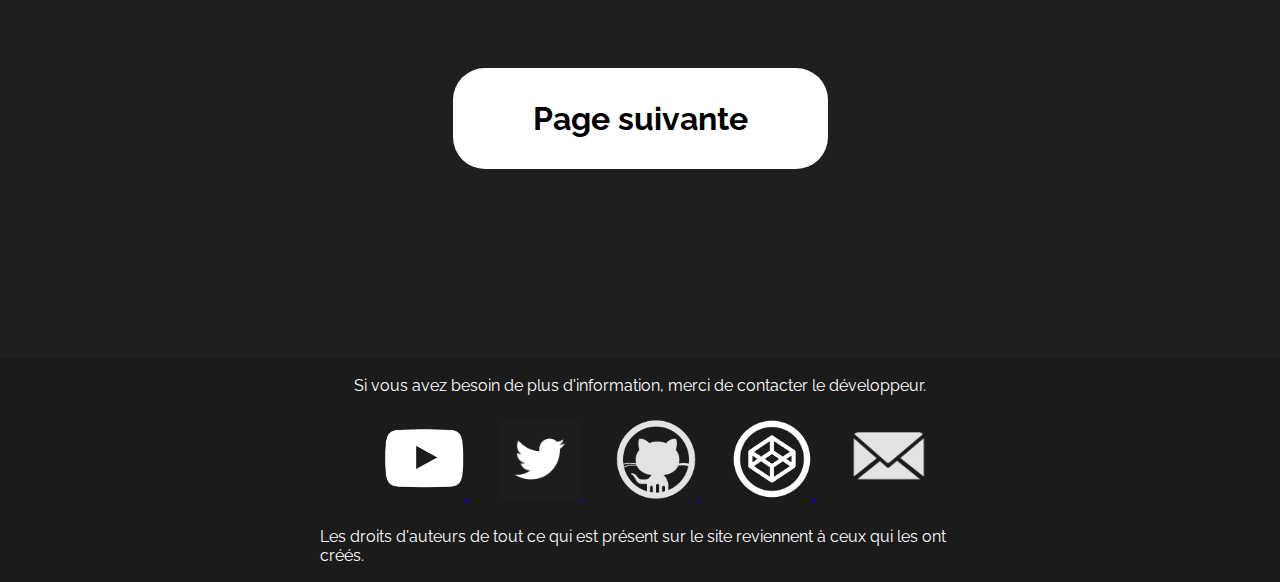
<file: bitcoin.html>
<!DOCTYPE html>
<html lang="fr">
<head>
    <meta charset="UTF-8">
    <meta http-equiv="X-UA-Compatible" content="IE=edge">
    <meta name="viewport" content="width=500, initial-scale=1">
    <title>Bitcoin - BLOCKCHAIN</title>
    <link rel="icon" type="image/x-icon" href="images/logo.png">
    <link rel="stylesheet" href="style.css">
    <script src="blockchain.js"></script>
    <script src="https://s3.tradingview.com/tv.js"></script>

</head>
<body>
    <div class="navbar">
        <table id="navbar" align="center">
            <tr>
                <td>
                    <a href="index.html"><img src="images/logoblack.png"  alt="home"></a>
                </td>
                <td>
                    <a href="application.html">Applications</a>
                </td>
                <td>
                    <a href="bitcoin.html"> Le Bitcoin</a>
                </td>
                <td>
                    <a href="dangers.html">Les dangers</a>
                </td>
                <td>
                    <a href="loiEnFrance.html">La loi en France</a>
                </td>

                <td>
                    <a href="quizz.html">Le quizz</a>
                </td>
                <td>
                    <input type="checkbox" class="toggle" id="darkModeToggle" checked onclick="toggleMode()">

    
                </td>
            </tr>
        </table>
    </div>
    <div class="header">
        <h1>Le bitcoin</h1>
        
    </div>
    <div class="content">
        <h1>Le Bitcoin</h1>
        <h2>Son histoire</h2>
        <p>Le Bitcoin, créé en 2009 par Satoshi Nakamoto, est une cryptomonnaie révolutionnaire basée sur la technologie de la blockchain. Il permet des paiements électroniques <i>peer-to-peer</i> rapides, sécurisés et peu coûteux. Le Bitcoin a gagné en popularité en raison de sa rareté et de sa valeur intrinsèque limitée à 21 millions de bitcoins. Au-delà de son utilisation comme monnaie, le Bitcoin est devenu un actif d'investissement recherché, attirant l'attention des investisseurs institutionnels et des particuliers. Malgré sa volatilité, le Bitcoin s'est maintenu et est devenu la cryptomonnaie la plus connue. Il a ouvert la voie à l'émergence d'autres cryptomonnaies et a inspiré le développement de la technologie de la blockchain pour des applications variées, de la finance décentralisée à la tokenisation des actifs. Accepté par de plus en plus de commerçants et d'institutions, le Bitcoin continue d'évoluer et de susciter un intérêt mondial croissant, avec de nombreux pays étudiant sa réglementation.</p>
        <div class="article">
            <div class="column">
                <h2>Sa décentralisation</h2>
                <p>Le Bitcoin est une cryptomonnaie décentralisée basée sur la blockchain. Son réseau peer-to-peer fonctionne sans autorité centrale. Chaque transaction est validée par des nœuds du réseau, garantissant ainsi la sécurité et l'intégrité du système. La décentralisation du Bitcoin élimine le besoin d'intermédiaires et offre une transparence totale des transactions. Les utilisateurs peuvent participer activement au réseau en devenant des nœuds. Cela renforce la confiance des utilisateurs et permet un contrôle direct sur les fonds. Cependant, la décentralisation peut entraîner des défis, tels que la lenteur des transactions et la vulnérabilité aux attaques. Malgré cela, la décentralisation du Bitcoin a révolutionné le domaine de la finance en offrant une alternative transparente, sécurisée et autonome aux systèmes traditionnels.</p>
                
            </div>
            <img src="images/decentralisation.png" alt="decentralisation du Bitcoin">
        </div>
        <div class="article">
            <img src="images/confidentialite.png" alt="confidentialite du Bitcoin">
            <div class="column">
                <h2>Confidentialité et transparence</h2>
                <p>Le Bitcoin est comme un grand livre où toutes les transactions sont enregistrées. Tout le monde peut voir ce livre, c'est pourquoi il est transparent. Cependant, chaque personne qui utilise le Bitcoin a une adresse secrète qui la rend un peu anonyme. Cela signifie que personne ne sait vraiment qui se cache derrière cette adresse. Donc, en un sens, le Bitcoin offre à la fois de la confidentialité et de la transparence. Les gens peuvent voir toutes les transactions, mais ils ne savent pas exactement qui les a faites. C'est un peu comme si vous voyiez quelqu'un donner de l'argent à quelqu'un d'autre dans la rue, mais vous ne savez pas leurs noms. Cela rend le Bitcoin sûr et permet aux gens de faire confiance au système sans révéler trop d'informations personnelles.</p>
            </div>
            
        </div>
        <div class="article">
            <div class="column">
                <h2>mineurs et sécurité du réseau</h2>
                <p>Le minage de Bitcoin est un peu comme une chasse au trésor numérique. Imaginez que vous cherchez des pièces d'or cachées dans un terrain de jeu. Mais au lieu de chercher physiquement, les mineurs de Bitcoin utilisent des ordinateurs spéciaux pour résoudre des puzzles mathématiques difficiles. Quand ils résolvent un puzzle, ils reçoivent une récompense, comme trouver une pièce d'or. Ces mineurs aident également à sécuriser le réseau Bitcoin en vérifiant les transactions. Chaque transaction est comme un petit morceau d'information qui doit être vérifié avant d'être ajouté au grand livre de Bitcoin. Les mineurs s'assurent que toutes les transactions sont légitimes et qu'il n'y a pas de triche. Cela permet à tout le monde d'avoir confiance dans le système. Donc, en gros, le minage de Bitcoin est une sorte de jeu où les mineurs résolvent des puzzles et aident à garder le réseau Bitcoin sécurisé et fiable.</p>
            </div>
            <img src="images/mineur.jpg" alt="mineur">
        </div>
        <div class="article">
            <img src="images/stonks.jpeg" alt="meme 'stonks'">
            <div class="column">
                <h2>L'impact sur l'innovation financière</h2>
                <p>Le Bitcoin a un impact incroyable sur le monde. Il a créé de nouvelles façons de faire des affaires et d'utiliser l'argent. Par exemple, certaines personnes utilisent le Bitcoin pour acheter des choses en ligne sans utiliser de l'argent traditionnel. Cela peut être pratique car ils n'ont pas à transporter de l'argent physique. De plus, le Bitcoin est sûr car il utilise une technologie spéciale appelée blockchain pour enregistrer toutes les transactions. La blockchain rend tout transparent, ce qui signifie que tout le monde peut voir les transactions qui ont eu lieu. Cela aide à prévenir la fraude et à garder tout le monde honnête. Enfin, le Bitcoin a également inspiré d'autres projets innovants, comme les contrats intelligents et les jetons non fongibles (NFT), qui sont de nouvelles façons passionnantes d'utiliser la technologie de la blockchain.</p>
            </div>
            
        </div>
        
        <h3>état du prix du Bitcoin en Live:</h3>
        <div id="tv_chart_container">
            <script>
                new TradingView.widget({
                  "width": 800,
                  "height": 500,
                  "symbol": "BITSTAMP:BTCUSD",
                  "interval": "D",
                  "timezone": "Etc/UTC",
                  "theme": "dark",
                  "style": "1",
                  "locale": "fr",
                  "toolbar_bg": "#f1f3f6",
                  "enable_publishing": false,
                  "hide_top_toolbar": true,
                  "hide_legend": false,
                  "save_image": false,
                  "container_id": "tv_chart_container"
                });
              </script>
        </div>
        <h4>Selon <a href="https://fr.tradingview.com/">Trading view</a> </h4>
    </div>
    <div class="navigation">
        <a href="dangers.html" class="button">Page suivante</a>
    </div>
    <div class="footer">
        <div>
            <p>
            Si vous avez besoin de plus d'information, merci de contacter le développeur.
            </p>
        </div>
        <ul id="logo">
            <li class="logou">
                <a href="https://www.youtube.com/channel/UCTOgK5DDCOaGxCZIDVzUjOQ">
                    <img src="images/ytblogo.png" alt="youtube logo" class="logo">
                </a>
            </li>
            <li class="logou" >
                <a href="https://twitter.com/ii_wannou">
                <img src="images/twitterlogo.jpg" alt="twitter logo" class="logo">
                </a>
            </li>
            <li class="logou">
                <a href="https://github.com/WannouII">
                    <img src="images/gitlogo.png" alt="github logo" class="logo">
                </a>
            </li>
            <li class="logou">
                <a href="https://codepen.io/steve_75013">
                    <img src="images/copdenlogo.png" alt="codepen logo" class="logo">
                </a>
            </li>
            <li class="logou">
                <a href="mailto:mathysprudhommealbert@gmail.com">
                    <img src="images/maillogo.png" alt="mail logo" class="logo">
                </a>
            </li>
        </ul>
        <p id="smp">Les droits d'auteurs de tout ce qui est présent sur le site reviennent à ceux qui les ont créés.</p>
    </div>
</body>
</html>
</file>
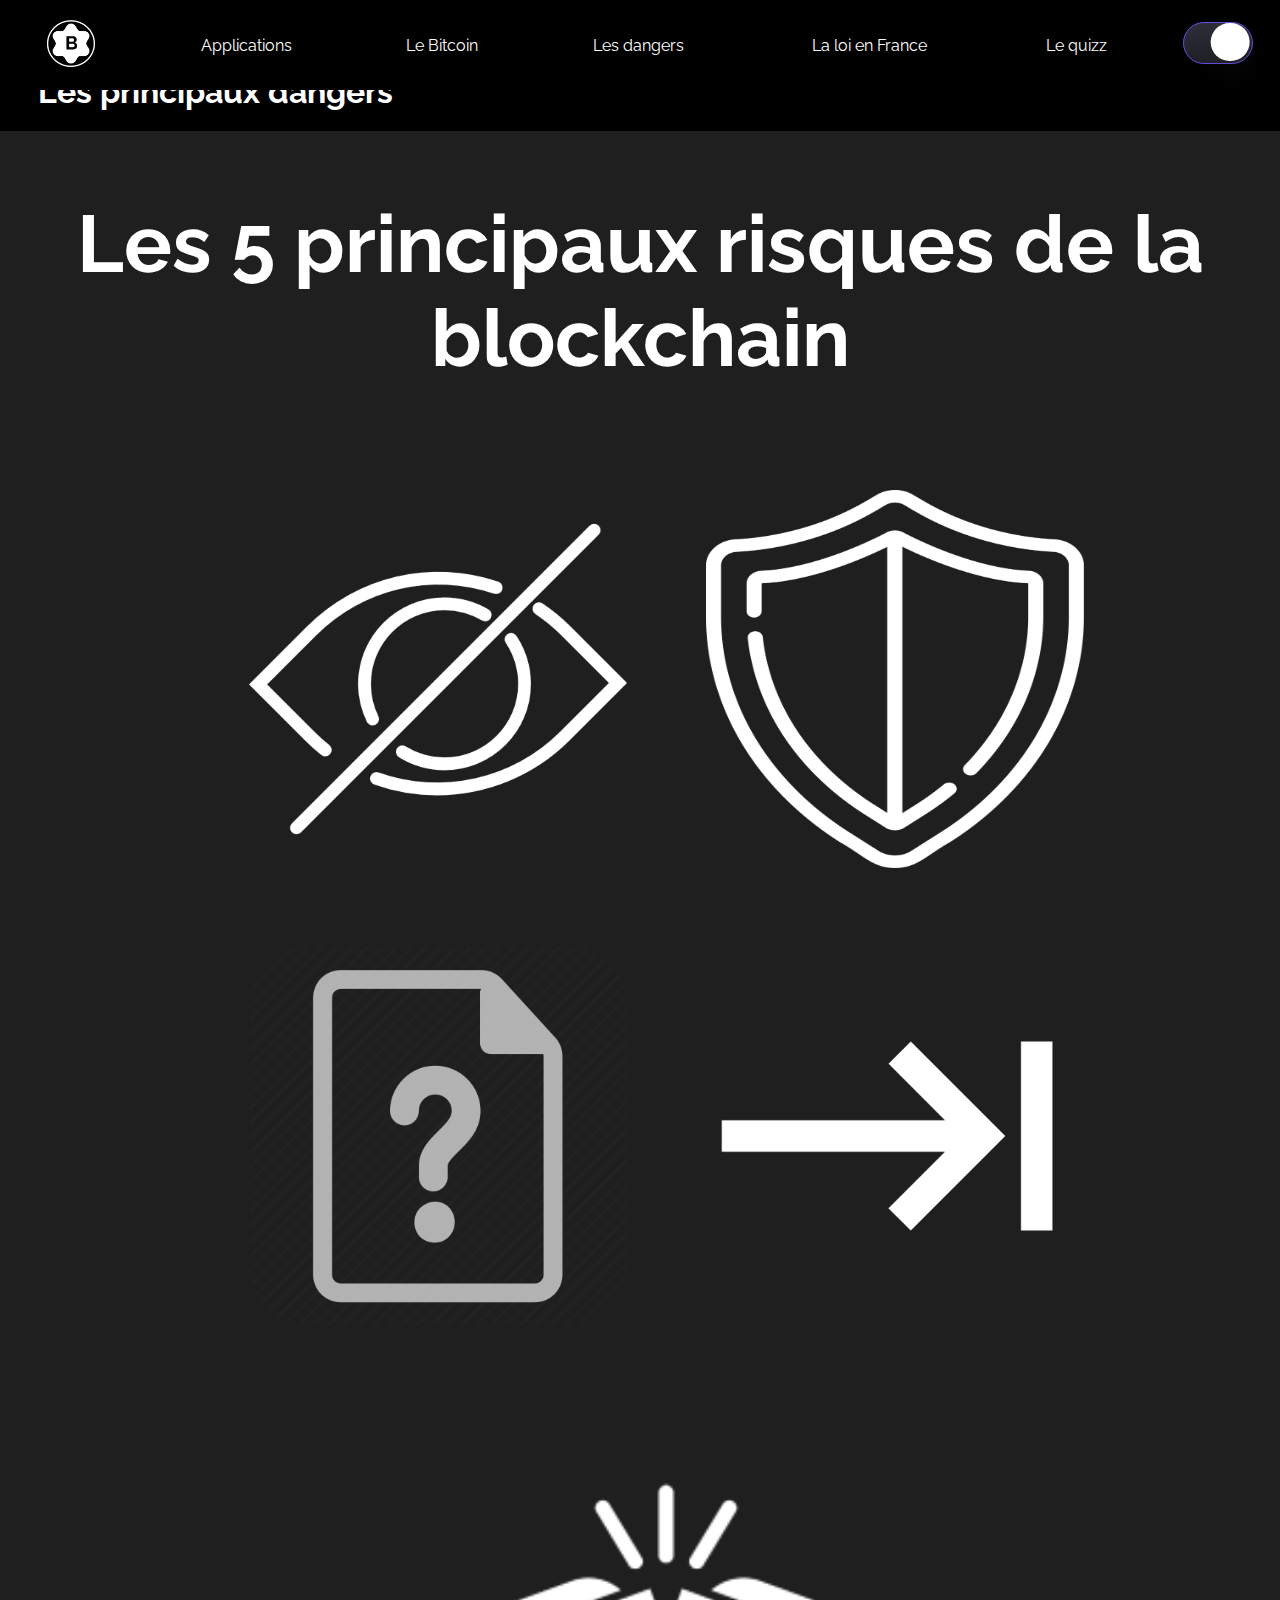
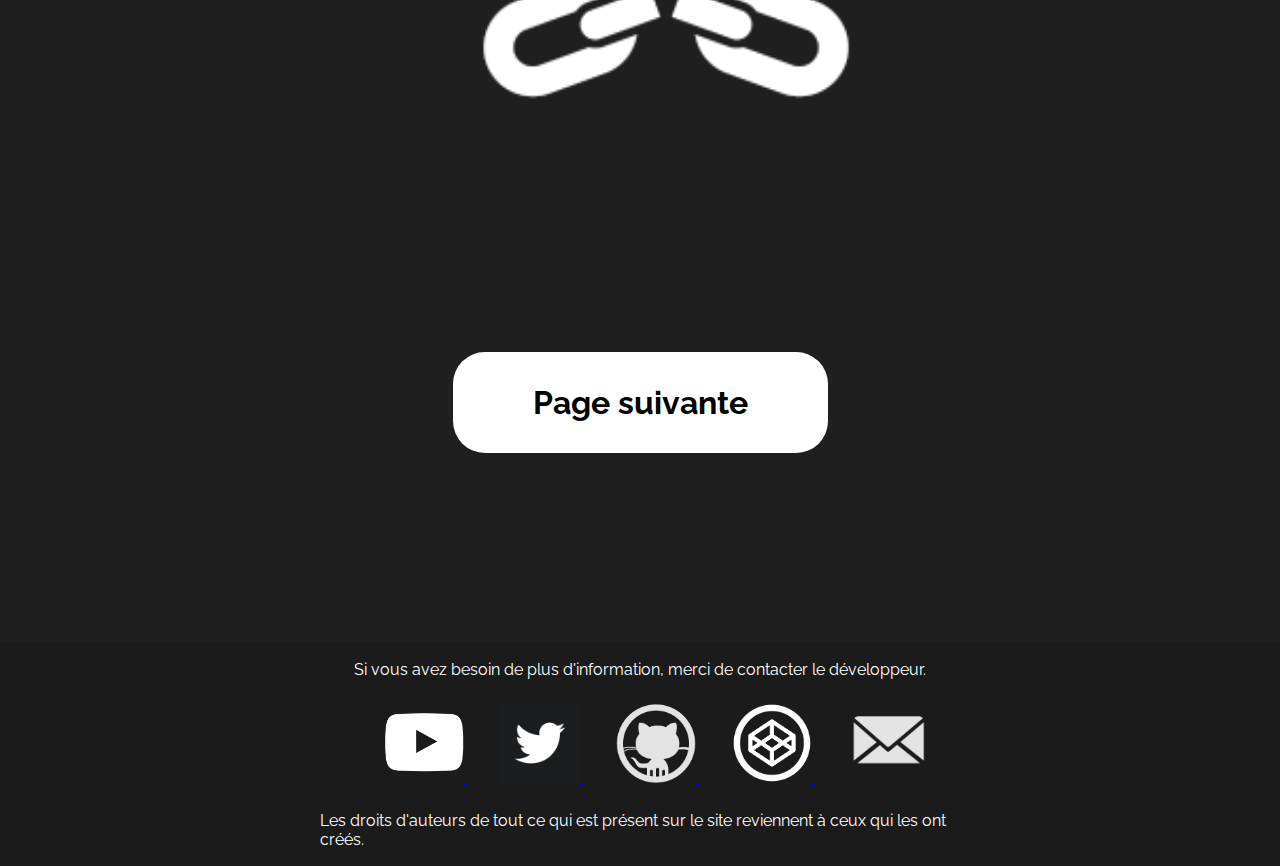
<file: dangers.html>
<!DOCTYPE html>
<html lang="fr">
<head>
    <meta charset="UTF-8">
    <meta http-equiv="X-UA-Compatible" content="IE=firefox">
    <meta name="viewport" content="width=500, initial-scale=0.5">
    <title>Dangers - BLOCKCHAIN</title>
    <link rel="icon" type="image/x-icon" href="images/logo.png">
    <link rel="stylesheet" href="style.css">
    <script src="blockchain.js"></script>
    <script src="https://s3.tradingview.com/tv.js"></script>

</head>
<body>
    <div class="navbar">
        <table id="navbar" align="center">
          <tr>
            <td>
              <a href="index.html"><img src="images/logoblack.png" alt="home"></a>
            </td>
            <td>
              <a href="application.html">Applications</a>
            </td>
            <td>
              <a href="bitcoin.html"> Le Bitcoin</a>
            </td>
            <td>
              <a href="dangers.html">Les dangers</a>
            </td>
            <td>
              <a href="loiEnFrance.html">La loi en France</a>
            </td>
            <td>
                <a href="quizz.html">Le quizz</a>
            </td>
            <td>
                <input type="checkbox" class="toggle" id="darkModeToggle" checked onclick="toggleMode()">
            </td>
          </tr>
        </table>
      </div>
      
   

    </div>
    <div class="header">
        <h1>Les principaux dangers</h1>
    </div>
    <div class="content">

        <h2>Les 5 principaux risques de la blockchain</h2>
        
        <div class="image-container">
            <img src="images/confidentialiteoeil.png" alt="Mon image">
            <div class="text-box">
              <span>Bien que la blockchain offre une transparence des transactions, elle peut également compromettre la confidentialité des données sensibles. L'immuabilité des données stockées dans la blockchain signifie que les informations personnelles ou confidentielles peuvent être accessibles à tous les participants du réseau.</span>
            </div>
        </div>
        
        <div class="image-container">
            <img src="images/securitedonee.png" alt="Mon image" id="invert">
            <div class="text-box">
              <span>Bien que la blockchain soit considérée comme sécurisée, il existe toujours des risques liés à la sécurité des données. Les attaques informatiques, telles que les attaques de 51 % ou les attaques par déni de service distribué (DDoS), peuvent compromettre l'intégrité de la blockchain et voler des informations sensibles.</span>
            </div>
        </div>
        <div class="image-container">
            <img src="images/smartcontracts.png" alt="Mon image">
            <div class="text-box">
              <span>Les smart contracts sont des programmes autonomes exécutés sur une blockchain. S'ils sont mal codés ou s'ils contiennent des bogues, cela peut entraîner des conséquences indésirables, telles que la perte de fonds ou l'exécution incorrecte des transactions.</span>
            </div>
        </div>
        <div class="image-container">
            <img src="images/tab.png" alt="Mon image">
            <div class="text-box">
              <span>La blockchain a souvent des limitations en termes de scalabilité, c'est-à-dire la capacité de traiter un grand nombre de transactions simultanément. Cela peut entraîner des retards dans la confirmation des transactions et limiter l'adoption de la technologie</span>
            </div>
        </div>
        <div class="image-container">
            <img src="images/protocole.png" alt="Mon image">
            <div class="text-box">
              <span>Les protocoles de blockchain peuvent contenir des vulnérabilités qui pourraient être exploitées par des individus malveillants pour manipuler les transactions ou causer d'autres problèmes.</span>
            </div>
        </div>

    </div>

    <div class="navigation">
        <a href="loiEnFrance.html" class="button">Page suivante</a>
    
    </div>
    <div class="footer">
        <div>
            <p>
            Si vous avez besoin de plus d'information, merci de contacter le développeur.
            </p>
        </div>
        <ul id="logo">
            <li class="logou">
                <a href="https://www.youtube.com/channel/UCTOgK5DDCOaGxCZIDVzUjOQ">
                    <img src="images/ytblogo.png" alt="youtube logo" class="logo">
                </a>
            </li>
            <li class="logou" >
                <a href="https://twitter.com/ii_wannou">
                <img src="images/twitterlogo.jpg" alt="twitter logo" class="logo">
                </a>
            </li>
            <li class="logou">
                <a href="https://github.com/WannouII">
                    <img src="images/gitlogo.png" alt="github logo" class="logo">
                </a>
            </li>
            <li class="logou">
                <a href="https://codepen.io/steve_75013">
                    <img src="images/copdenlogo.png" alt="codepen logo" class="logo">
                </a>
            </li>
            <li class="logou">
                <a href="mailto:mathysprudhommealbert@gmail.com">
                    <img src="images/maillogo.png" alt="mail logo" class="logo">
                </a>
            </li>
        </ul>
        <p id="smp">Les droits d'auteurs de tout ce qui est présent sur le site reviennent à ceux qui les ont créés.</p>
    </div>
</body>
</html>
</file>
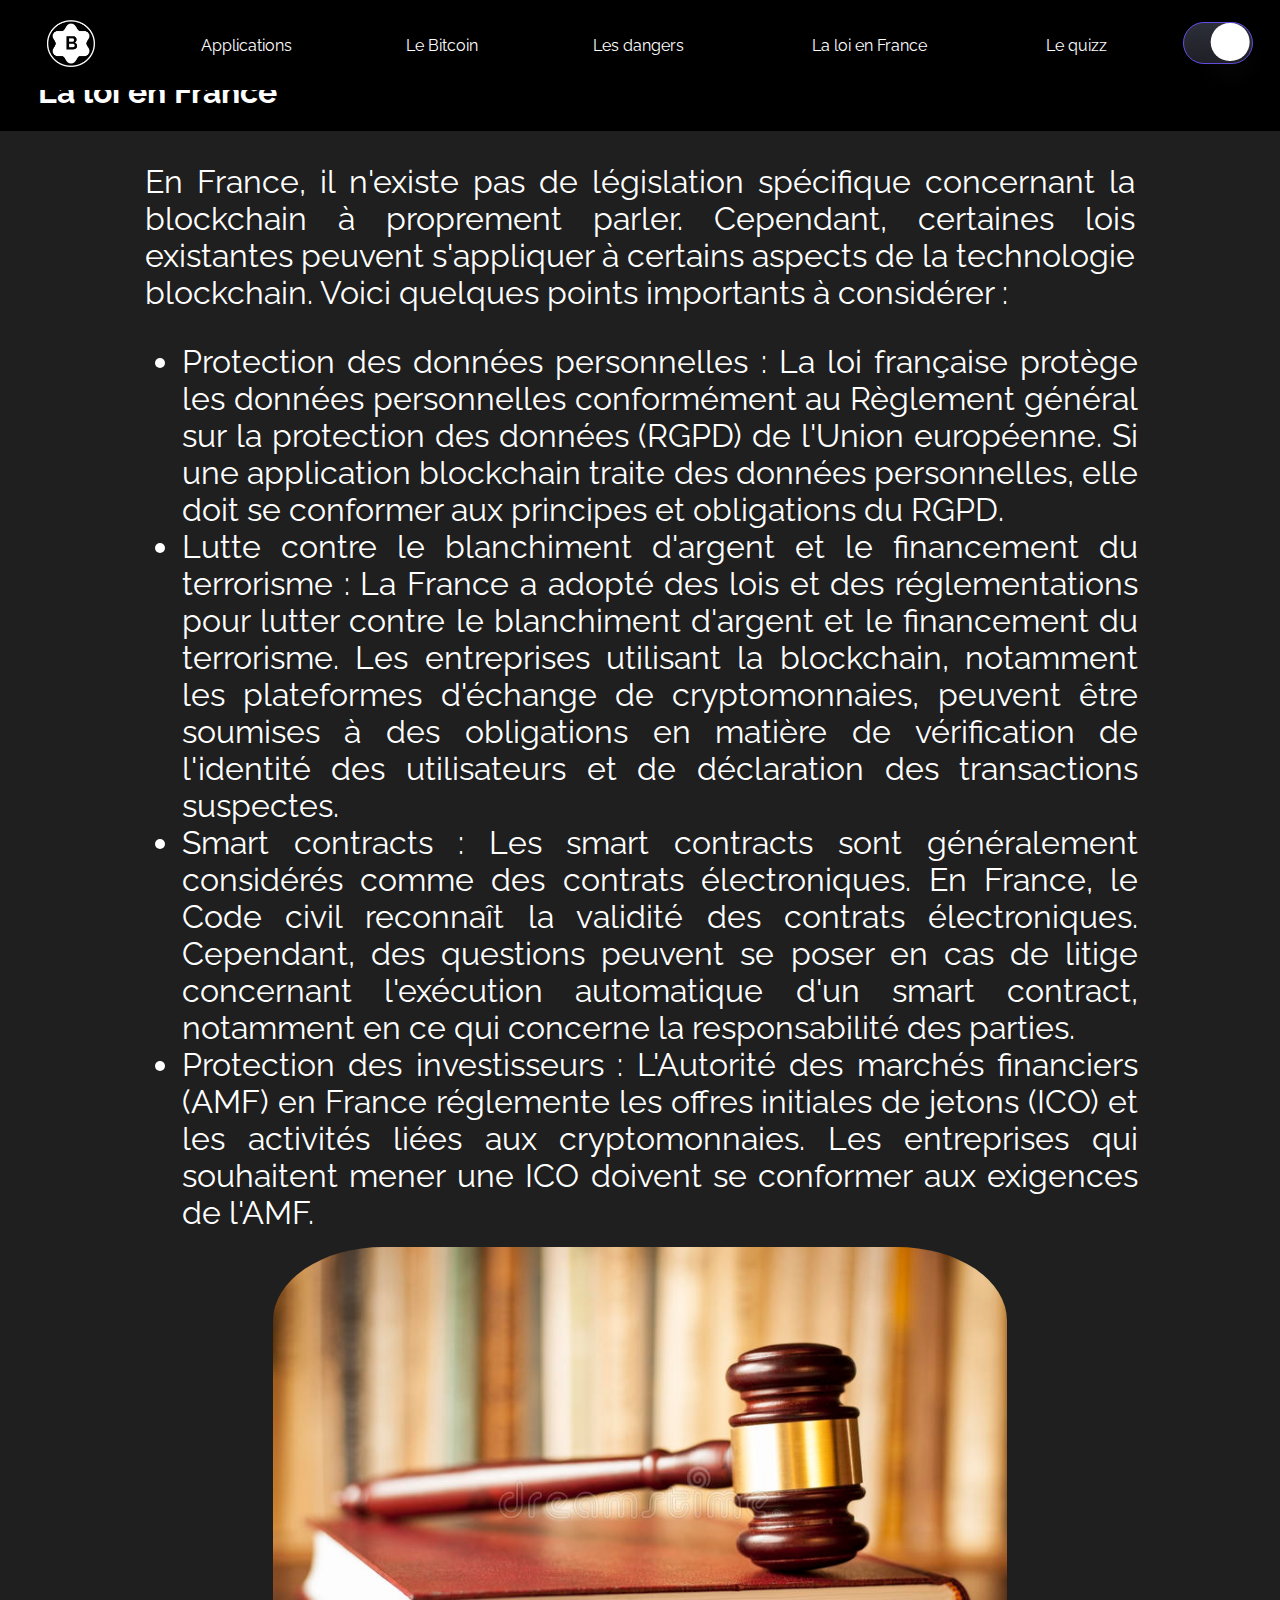
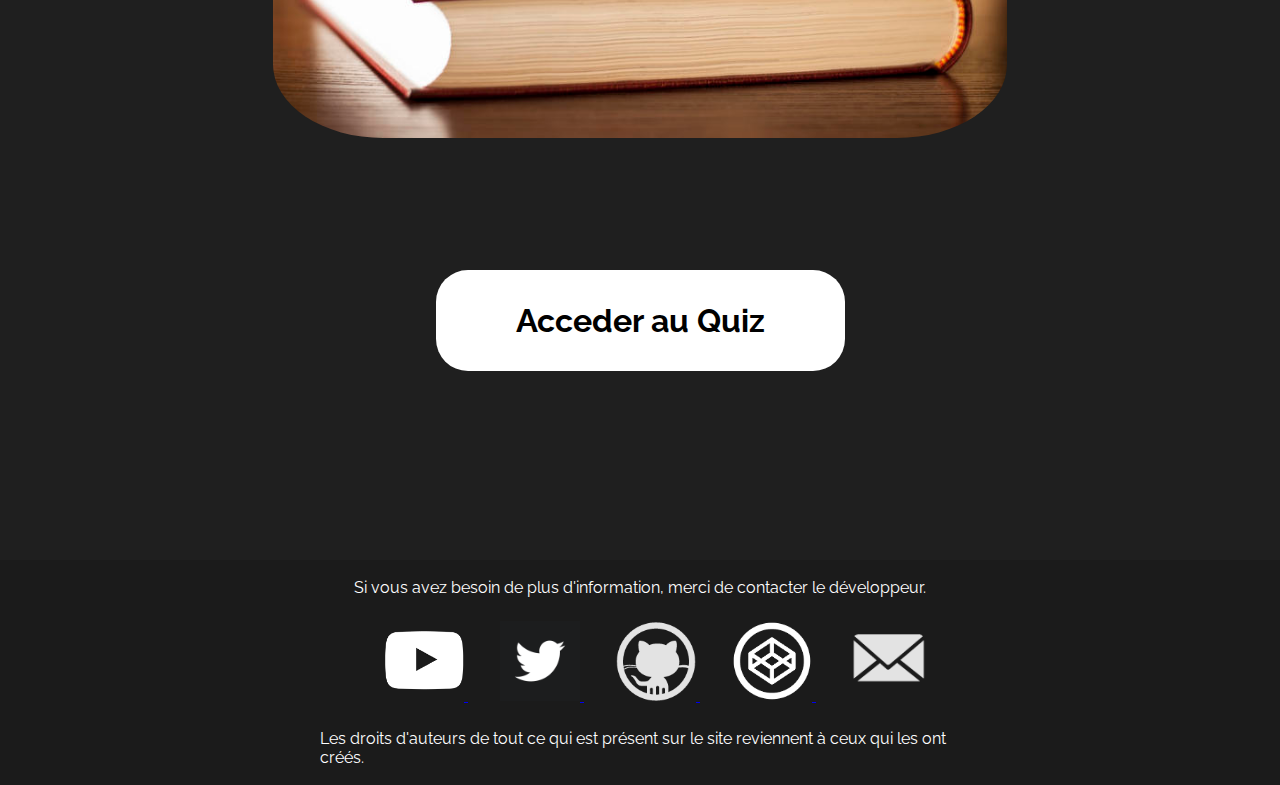
<file: loiEnFrance.html>
<!DOCTYPE html>
<html lang="fr">
<head>
    <meta charset="UTF-8">
    <meta http-equiv="X-UA-Compatible" content="IE=edge">
    <meta name="viewport" content="width=device-width, initial-scale=1.0">
    <title>Lois - BLOCKCHAIN</title>
    <link rel="icon" type="image/x-icon" href="images/logo.png">
    <link rel="stylesheet" href="style.css">
    <script src="blockchain.js"></script>
    <script src="https://s3.tradingview.com/tv.js"></script>

</head>
<body>
    <div class="navbar">
        <table id="navbar" align="center">
          <tr>
            <td>
              <a href="index.html"><img src="images/logoblack.png" alt="home"></a>
            </td>
            <td>
              <a href="application.html">Applications</a>
            </td>
            <td>
              <a href="bitcoin.html"> Le Bitcoin</a>
            </td>
            <td>
              <a href="dangers.html">Les dangers</a>
            </td>
            <td>
              <a href="loiEnFrance.html">La loi en France</a>
            </td>

            <td>
                <a href="quizz.html">Le quizz</a>
            </td>
            <td>
                <input type="checkbox" class="toggle" id="darkModeToggle" checked onclick="toggleMode()">
            </td>
          </tr>
        </table>
      </div>
      
   

    </div>
    <div class="header">
        <h1>La loi en France</h1>
    </div>
    <div class="content">
        <p>En France, il n'existe pas de législation spécifique concernant la blockchain à proprement parler. Cependant, certaines lois existantes peuvent s'appliquer à certains aspects de la technologie blockchain. Voici quelques points importants à considérer :</p>

                <ul>
                    <li>Protection des données personnelles : La loi française protège les données personnelles conformément au Règlement général sur la protection des données (RGPD) de l'Union européenne. Si une application blockchain traite des données personnelles, elle doit se conformer aux principes et obligations du RGPD.</li>
                    <li>Lutte contre le blanchiment d'argent et le financement du terrorisme : La France a adopté des lois et des réglementations pour lutter contre le blanchiment d'argent et le financement du terrorisme. Les entreprises utilisant la blockchain, notamment les plateformes d'échange de cryptomonnaies, peuvent être soumises à des obligations en matière de vérification de l'identité des utilisateurs et de déclaration des transactions suspectes.</li>
                    <li>Smart contracts : Les smart contracts sont généralement considérés comme des contrats électroniques. En France, le Code civil reconnaît la validité des contrats électroniques. Cependant, des questions peuvent se poser en cas de litige concernant l'exécution automatique d'un smart contract, notamment en ce qui concerne la responsabilité des parties.</li>
                    <li>Protection des investisseurs : L'Autorité des marchés financiers (AMF) en France réglemente les offres initiales de jetons (ICO) et les activités liées aux cryptomonnaies. Les entreprises qui souhaitent mener une ICO doivent se conformer aux exigences de l'AMF.</li>
                </ul>

            <img src="images/marteau.png" alt="marteau de justice">
        
    </div>

    <div class="navigation">
        <a href="quizz.html" class="button">Acceder au Quiz</a>
    
    </div>
    <div class="footer">
        <div>
            <p>
            Si vous avez besoin de plus d'information, merci de contacter le développeur.
            </p>
        </div>
        <ul id="logo">
            <li class="logou">
                <a href="https://www.youtube.com/channel/UCTOgK5DDCOaGxCZIDVzUjOQ">
                    <img src="images/ytblogo.png" alt="youtube logo" class="logo">
                </a>
            </li>
            <li class="logou" >
                <a href="https://twitter.com/ii_wannou">
                <img src="images/twitterlogo.jpg" alt="twitter logo" class="logo">
                </a>
            </li>
            <li class="logou">
                <a href="https://github.com/WannouII">
                    <img src="images/gitlogo.png" alt="github logo" class="logo">
                </a>
            </li>
            <li class="logou">
                <a href="https://codepen.io/steve_75013">
                    <img src="images/copdenlogo.png" alt="codepen logo" class="logo">
                </a>
            </li>
            <li class="logou">
                <a href="mailto:mathysprudhommealbert@gmail.com">
                    <img src="images/maillogo.png" alt="mail logo" class="logo">
                </a>
            </li>
        </ul>
        <p id="smp">Les droits d'auteurs de tout ce qui est présent sur le site reviennent à ceux qui les ont créés.</p>
    </div>
</body>
</html>
</file>
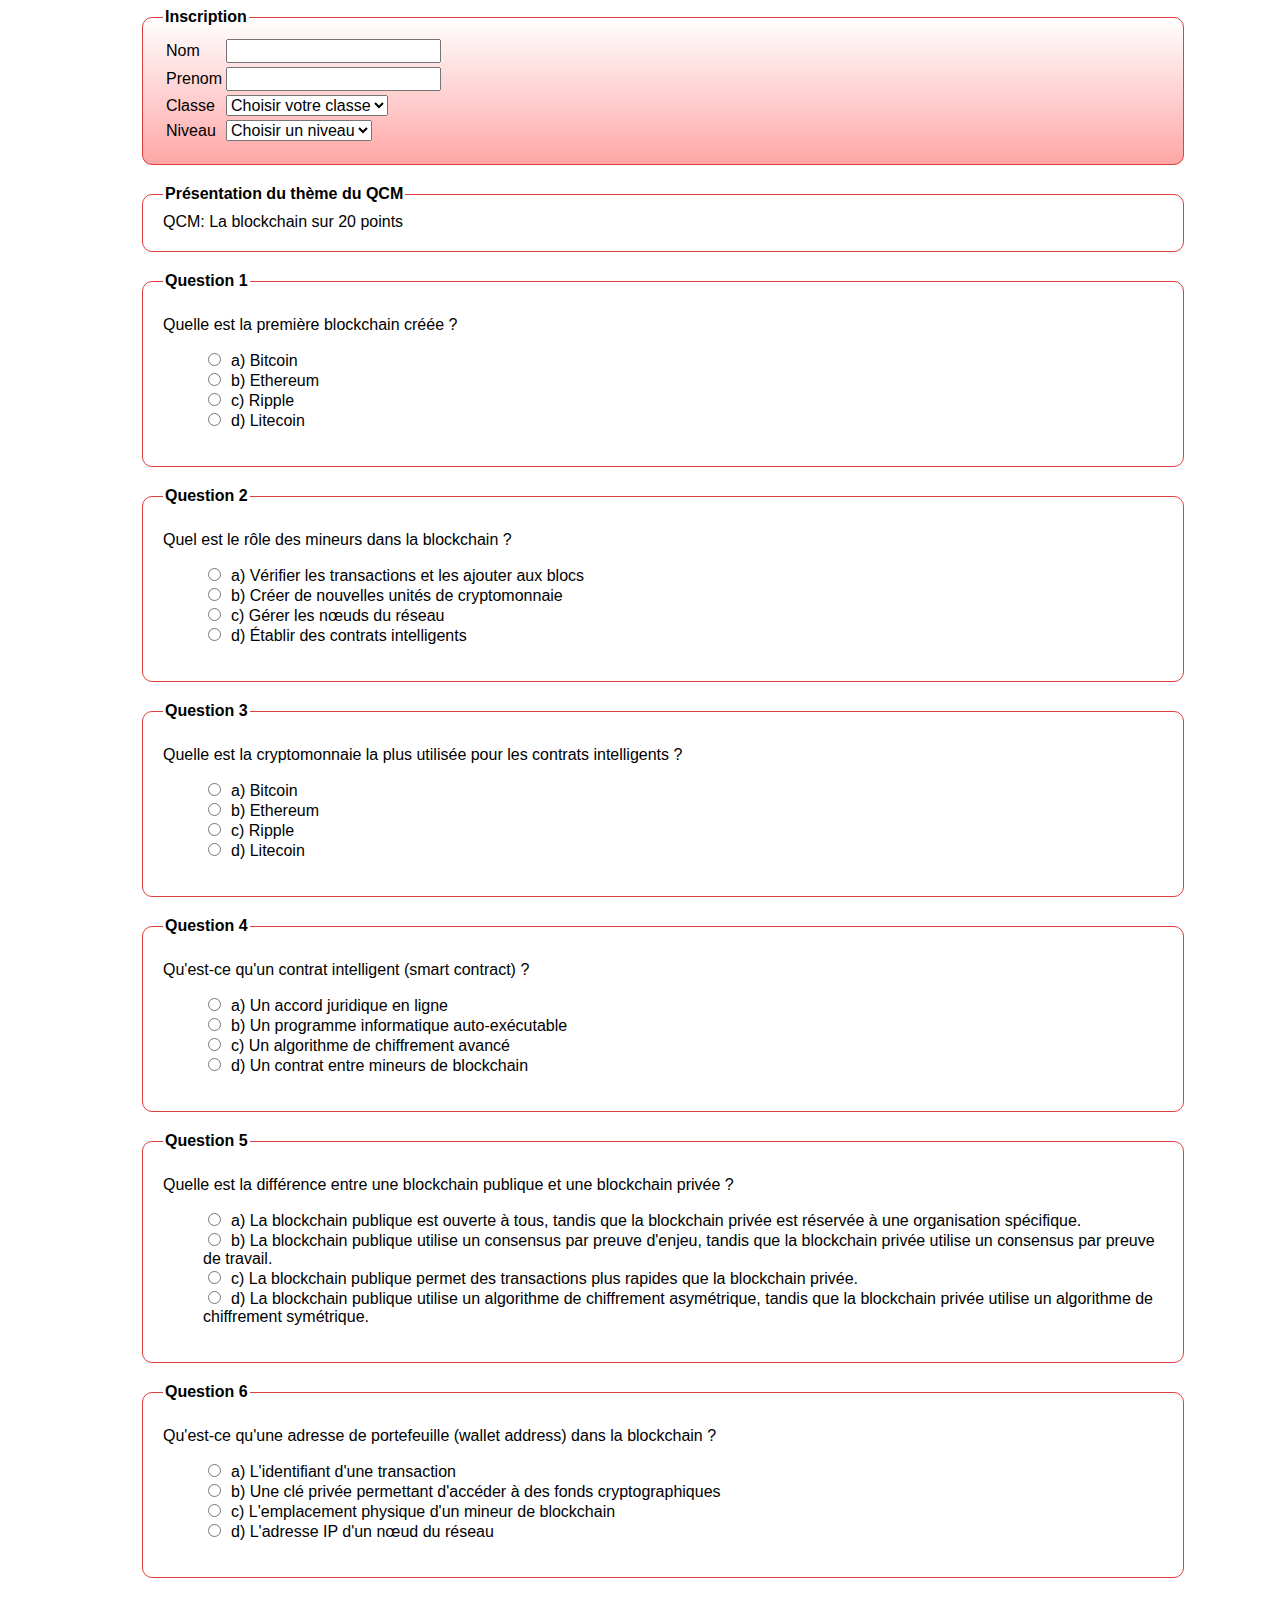
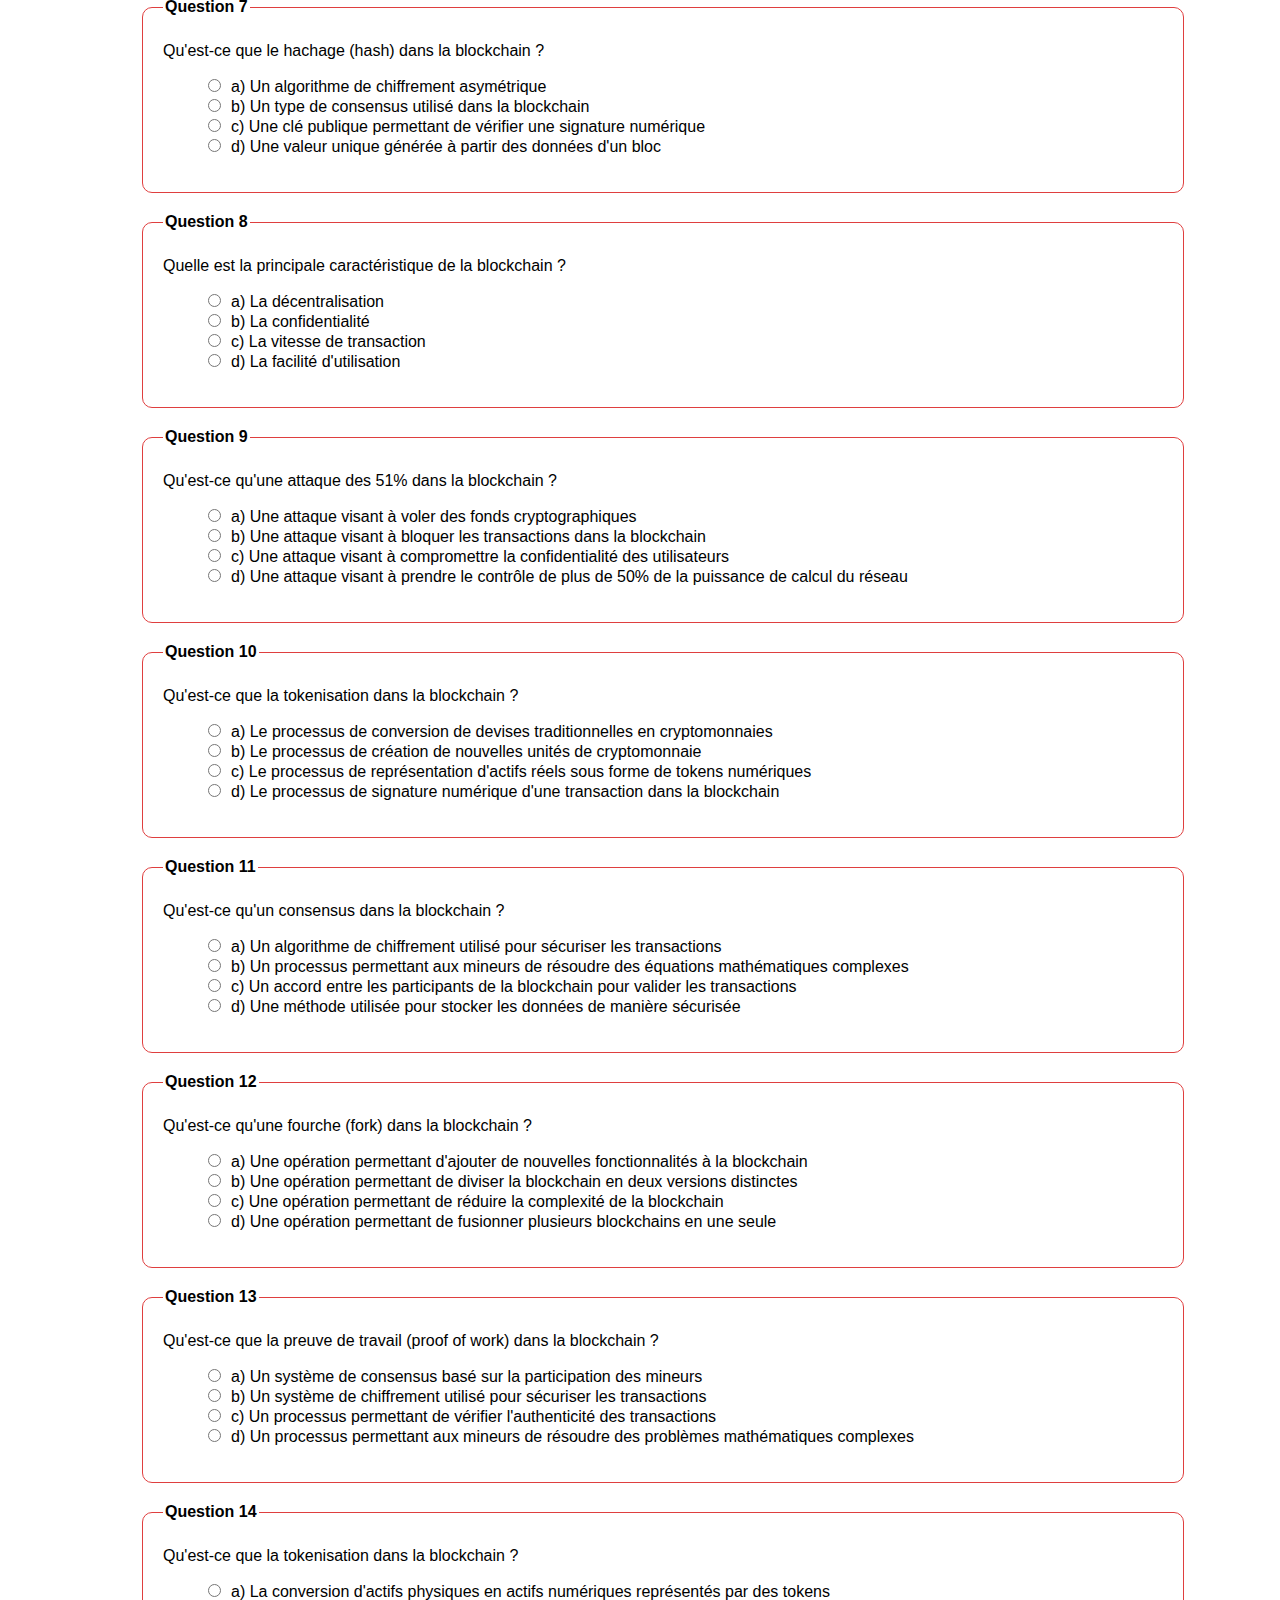
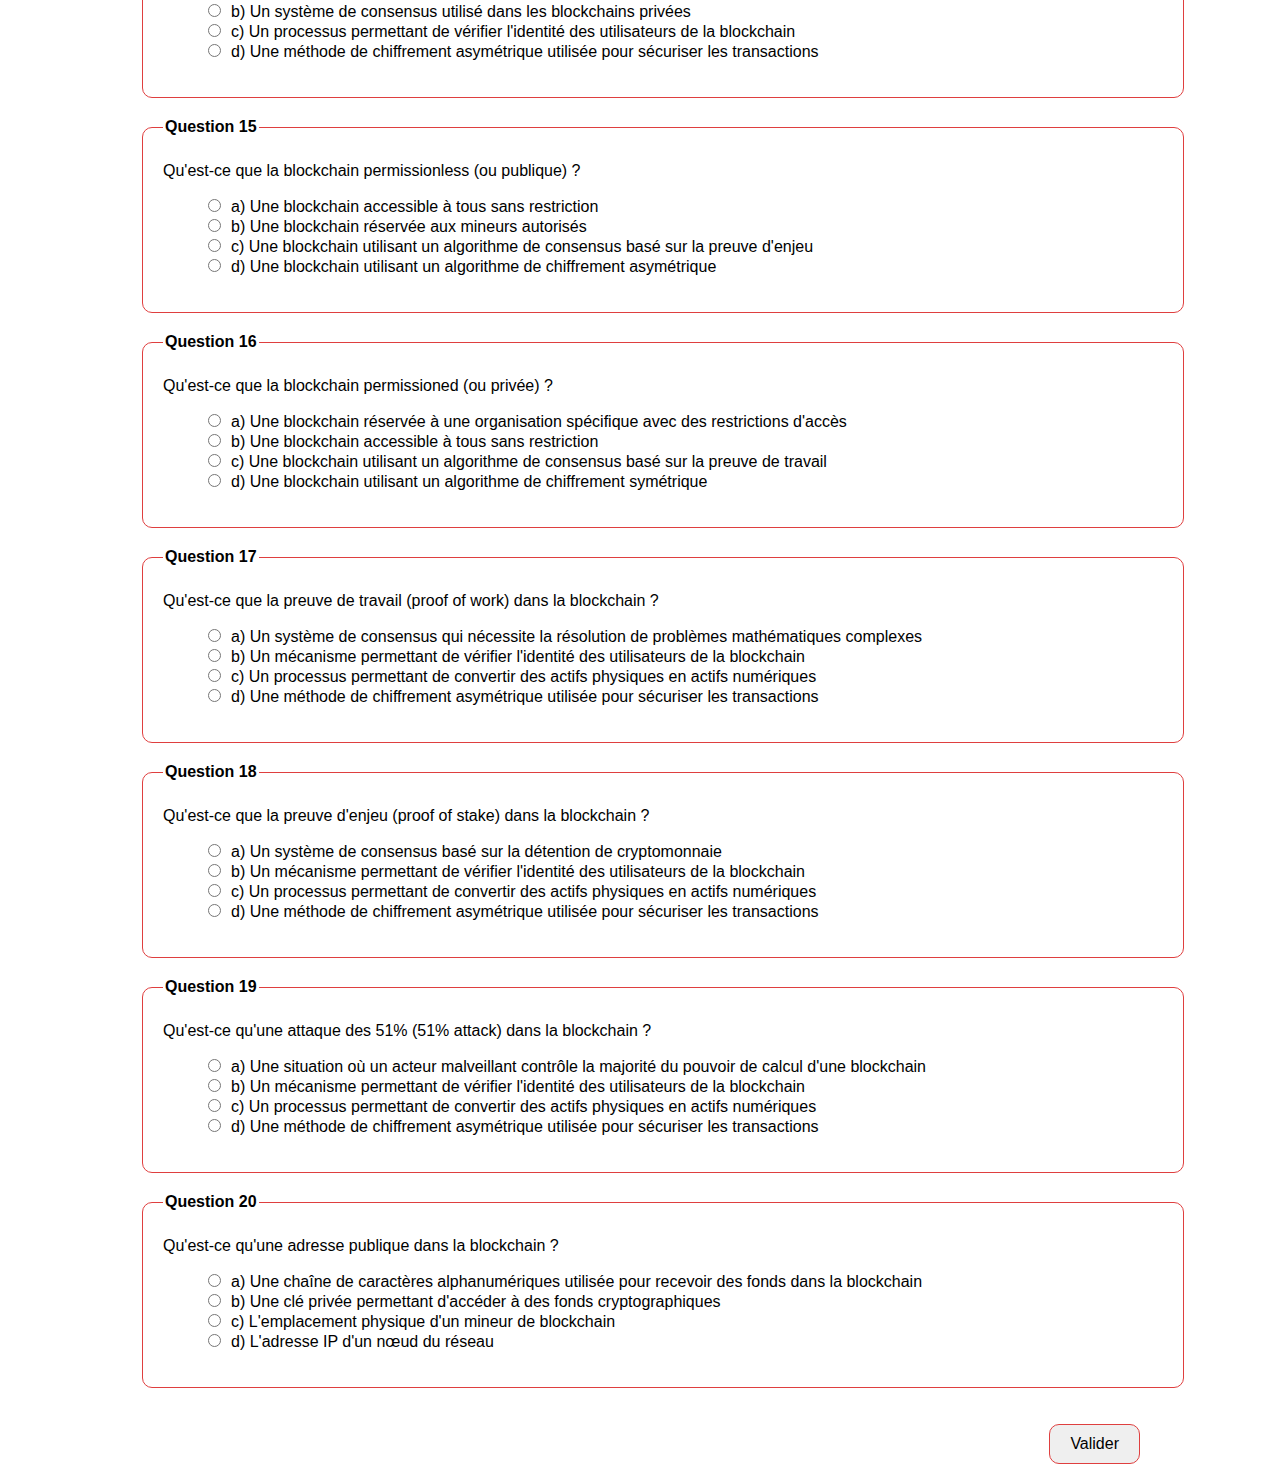
<file: quizz.html>
<!DOCTYPE html>
<html lang="fr">
<head>
    <meta charset="UTF-8">
    <meta http-equiv="X-UA-Compatible" content="IE=edge">
    <meta name="viewport" content="width=device-width, initial-scale=1.0">
    <title>QCM - Blockchain</title>
    <link rel="stylesheet" href="main.css">
</head>
<body>
    <div class="contener">
        <form id="formulaire" method="POST" action="valider.php">
            <fieldset class="inscription"><legend>Inscription</legend>
                <table>
                    <tr>
                        <td><label for="nom" >Nom</label></td>
                        <td><input id="nom" name="nom" type="text" class="required"/></td>
                    </tr>
                    <tr>
                        <td><label for="prenom" >Prenom</label></td>
                        <td><input id="prenom" name="prenom" type="text" class="required"/></td>
                    </tr>
                    <tr>
                        <td><label for="classe" class="required">Classe</label></td>
                                                    <td>
                            <select id="niveau" name="classe" class="required">
                                <option value="" selected="selected">Choisir votre classe</option>
                                <option value="MPSI">MPSI</option>
                            
                            </select>

                        
                    </tr>						
                    <tr>
                        <td><label for="niveau" class="required">Niveau</label></td>
                        <td>
                            <select id="niveau" name="niveau" class="required">
                                <option value="" selected="selected">Choisir un niveau</option>
                                <option value="SNT">apprenti</option>
                        
                            </select>
                        </td>
                    </tr>				
                </table>
            </fieldset>
            <fieldset>
                <legend>Présentation du thème du QCM</legend>
                <div>QCM: La blockchain sur 20 points </div>
            </fieldset>



            <fieldset>
                <legend>Question 1</legend>
                <div class="question">
                    <p id="question1">Quelle est la première blockchain créée ?</p>
                    <ul>
                        <li><label><input type="radio" name="Q1" value="A">a) Bitcoin</label></li>
                        <li><label><input type="radio" name="Q1" value="B">b) Ethereum</label></li>
                        <li><label><input type="radio" name="Q1" value="C">c) Ripple</label></li>				
                        <li><label><input type="radio" name="Q1" value="D">d) Litecoin</label></li>
                    </ul>
                </div>
            </fieldset>
            
            <fieldset>
                <legend>Question 2</legend>
                <div class="question">		
                    <p id="question2">Quel est le rôle des mineurs dans la blockchain ?</p>
                    <ul>
                        <li><label><input type="radio" name="Q2" value="A">a) Vérifier les transactions et les ajouter aux blocs</label></li>
                        <li><label><input type="radio" name="Q2" value="B">b) Créer de nouvelles unités de cryptomonnaie</label></li>
                        <li><label><input type="radio" name="Q2" value="C">c) Gérer les nœuds du réseau</label></li>				
                        <li><label><input type="radio" name="Q2" value="D">d) Établir des contrats intelligents</label></li>
                    </ul>
                </div>
            </fieldset>
            
            <fieldset>
                <legend>Question 3</legend>
                <div class="question">
                    <p id="question3">Quelle est la cryptomonnaie la plus utilisée pour les contrats intelligents ?</p>
                    <ul>
                        <li><label><input type="radio" name="Q3" value="A">a) Bitcoin</label></li>
                        <li><label><input type="radio" name="Q3" value="B">b) Ethereum</label></li>
                        <li><label><input type="radio" name="Q3" value="C">c) Ripple</label></li>				
                        <li><label><input type="radio" name="Q3" value="D">d) Litecoin</label></li>
                    </ul>
                </div>
            </fieldset>
            
            <fieldset>
                <legend>Question 4</legend>
                <div class="question">
                    <p id="question4">Qu'est-ce qu'un contrat intelligent (smart contract) ?</p>
                    <ul>
                        <li><label><input type="radio" name="Q4" value="A">a) Un accord juridique en ligne</label></li>
                        <li><label><input type="radio" name="Q4" value="B">b) Un programme informatique auto-exécutable</label></li>
                        <li><label><input type="radio" name="Q4" value="C">c) Un algorithme de chiffrement avancé</label></li>				
                        <li><label><input type="radio" name="Q4" value="D">d) Un contrat entre mineurs de blockchain</label></li>
                    </ul>
                </div>
            
            </fieldset>
            <fieldset>
                <legend>Question 5</legend>
                <div class="question">
                    <p id="question5">Quelle est la différence entre une blockchain publique et une blockchain privée ?</p>
                    <ul>
                        <li><label><input type="radio" name="Q5" value="A">a) La blockchain publique est ouverte à tous, tandis que la blockchain privée est réservée à une organisation spécifique.</label></li>
                        <li><label><input type="radio" name="Q5" value="B">b) La blockchain publique utilise un consensus par preuve d'enjeu, tandis que la blockchain privée utilise un consensus par preuve de travail.</label></li>
                        <li><label><input type="radio" name="Q5" value="C">c) La blockchain publique permet des transactions plus rapides que la blockchain privée.</label></li>
                        <li><label><input type="radio" name="Q5" value="D">d) La blockchain publique utilise un algorithme de chiffrement asymétrique, tandis que la blockchain privée utilise un algorithme de chiffrement symétrique.</label></li>
                    </ul>
                </div>
            </fieldset>
            
            <fieldset>
                <legend>Question 6</legend>
                <div class="question">
                    <p id="question6">Qu'est-ce qu'une adresse de portefeuille (wallet address) dans la blockchain ?</p>
                    <ul>
                        <li><label><input type="radio" name="Q6" value="A">a) L'identifiant d'une transaction</label></li>
                        <li><label><input type="radio" name="Q6" value="B">b) Une clé privée permettant d'accéder à des fonds cryptographiques</label></li>
                        <li><label><input type="radio" name="Q6" value="C">c) L'emplacement physique d'un mineur de blockchain</label></li>
                        <li><label><input type="radio" name="Q6" value="D">d) L'adresse IP d'un nœud du réseau</label></li>
                    </ul>
                </div>
            </fieldset>
            
            <fieldset>
                <legend>Question 7</legend>
                <div class="question">
                    <p id="question7">Qu'est-ce que le hachage (hash) dans la blockchain ?</p>
                    <ul>
                        <li><label><input type="radio" name="Q7" value="A">a) Un algorithme de chiffrement asymétrique</label></li>
                        <li><label><input type="radio" name="Q7" value="B">b) Un type de consensus utilisé dans la blockchain</label></li>
                        <li><label><input type="radio" name="Q7" value="C">c) Une clé publique permettant de vérifier une signature numérique</label></li>
                        <li><label><input type="radio" name="Q7" value="D">d) Une valeur unique générée à partir des données d'un bloc</label></li>
                    </ul>
                </div>
            </fieldset>
            <fieldset>
                <legend>Question 8</legend>
                <div class="question">
                    <p id="question8">Quelle est la principale caractéristique de la blockchain ?</p>
                    <ul>
                        <li><label><input type="radio" name="Q8" value="A">a) La décentralisation</label></li>
                        <li><label><input type="radio" name="Q8" value="B">b) La confidentialité</label></li>
                        <li><label><input type="radio" name="Q8" value="C">c) La vitesse de transaction</label></li>
                        <li><label><input type="radio" name="Q8" value="D">d) La facilité d'utilisation</label></li>
                    </ul>
                </div>
            </fieldset>
            
            <fieldset>
                <legend>Question 9</legend>
                <div class="question">
                    <p id="question9">Qu'est-ce qu'une attaque des 51% dans la blockchain ?</p>
                    <ul>
                        <li><label><input type="radio" name="Q9" value="A">a) Une attaque visant à voler des fonds cryptographiques</label></li>
                        <li><label><input type="radio" name="Q9" value="B">b) Une attaque visant à bloquer les transactions dans la blockchain</label></li>
                        <li><label><input type="radio" name="Q9" value="C">c) Une attaque visant à compromettre la confidentialité des utilisateurs</label></li>
                        <li><label><input type="radio" name="Q9" value="D">d) Une attaque visant à prendre le contrôle de plus de 50% de la puissance de calcul du réseau</label></li>
                    </ul>
                </div>
            </fieldset>
            
            <fieldset>
                <legend>Question 10</legend>
                <div class="question">
                    <p id="question10">Qu'est-ce que la tokenisation dans la blockchain ?</p>
                    <ul>
                        <li><label><input type="radio" name="Q10" value="A">a) Le processus de conversion de devises traditionnelles en cryptomonnaies</label></li>
                        <li><label><input type="radio" name="Q10" value="B">b) Le processus de création de nouvelles unités de cryptomonnaie</label></li>
                        <li><label><input type="radio" name="Q10" value="C">c) Le processus de représentation d'actifs réels sous forme de tokens numériques</label></li>
                        <li><label><input type="radio" name="Q10" value="D">d) Le processus de signature numérique d'une transaction dans la blockchain</label></li>
                    </ul>
                </div>
            </fieldset>
            <fieldset>
                <legend>Question 11</legend>
                <div class="question">
                    <p id="question11">Qu'est-ce qu'un consensus dans la blockchain ?</p>
                    <ul>
                        <li><label><input type="radio" name="Q11" value="A">a) Un algorithme de chiffrement utilisé pour sécuriser les transactions</label></li>
                        <li><label><input type="radio" name="Q11" value="B">b) Un processus permettant aux mineurs de résoudre des équations mathématiques complexes</label></li>
                        <li><label><input type="radio" name="Q11" value="C">c) Un accord entre les participants de la blockchain pour valider les transactions</label></li>
                        <li><label><input type="radio" name="Q11" value="D">d) Une méthode utilisée pour stocker les données de manière sécurisée</label></li>
                    </ul>
                </div>
            </fieldset>
            
            <fieldset>
                <legend>Question 12</legend>
                <div class="question">
                    <p id="question12">Qu'est-ce qu'une fourche (fork) dans la blockchain ?</p>
                    <ul>
                        <li><label><input type="radio" name="Q12" value="A">a) Une opération permettant d'ajouter de nouvelles fonctionnalités à la blockchain</label></li>
                        <li><label><input type="radio" name="Q12" value="B">b) Une opération permettant de diviser la blockchain en deux versions distinctes</label></li>
                        <li><label><input type="radio" name="Q12" value="C">c) Une opération permettant de réduire la complexité de la blockchain</label></li>
                        <li><label><input type="radio" name="Q12" value="D">d) Une opération permettant de fusionner plusieurs blockchains en une seule</label></li>
                    </ul>
                </div>
            </fieldset>
            
            <fieldset>
                <legend>Question 13</legend>
                <div class="question">
                    <p id="question13">Qu'est-ce que la preuve de travail (proof of work) dans la blockchain ?</p>
                    <ul>
                        <li><label><input type="radio" name="Q13" value="A">a) Un système de consensus basé sur la participation des mineurs</label></li>
                        <li><label><input type="radio" name="Q13" value="B">b) Un système de chiffrement utilisé pour sécuriser les transactions</label></li>
                        <li><label><input type="radio" name="Q13" value="C">c) Un processus permettant de vérifier l'authenticité des transactions</label></li>
                        <li><label><input type="radio" name="Q13" value="D">d) Un processus permettant aux mineurs de résoudre des problèmes mathématiques complexes</label></li>
                    </ul>
                </div>
            </fieldset>
 
            <fieldset>
                <legend>Question 14</legend>
                <div class="question">
                    <p id="question14">Qu'est-ce que la tokenisation dans la blockchain ?</p>
                    <ul>
                        <li><label><input type="radio" name="Q14" value="A">a) La conversion d'actifs physiques en actifs numériques représentés par des tokens</label></li>
                        <li><label><input type="radio" name="Q14" value="B">b) Un système de consensus utilisé dans les blockchains privées</label></li>
                        <li><label><input type="radio" name="Q14" value="C">c) Un processus permettant de vérifier l'identité des utilisateurs de la blockchain</label></li>
                        <li><label><input type="radio" name="Q14" value="D">d) Une méthode de chiffrement asymétrique utilisée pour sécuriser les transactions</label></li>
                    </ul>
                </div>
            </fieldset>
            
            <fieldset>
                <legend>Question 15</legend>
                <div class="question">
                    <p id="question15">Qu'est-ce que la blockchain permissionless (ou publique) ?</p>
                    <ul>
                        <li><label><input type="radio" name="Q15" value="A">a) Une blockchain accessible à tous sans restriction</label></li>
                        <li><label><input type="radio" name="Q15" value="B">b) Une blockchain réservée aux mineurs autorisés</label></li>
                        <li><label><input type="radio" name="Q15" value="C">c) Une blockchain utilisant un algorithme de consensus basé sur la preuve d'enjeu</label></li>
                        <li><label><input type="radio" name="Q15" value="D">d) Une blockchain utilisant un algorithme de chiffrement asymétrique</label></li>
                    </ul>
                </div>
            </fieldset>
            
            <fieldset>
                <legend>Question 16</legend>
                <div class="question">
                    <p id="question16">Qu'est-ce que la blockchain permissioned (ou privée) ?</p>
                    <ul>
                        <li><label><input type="radio" name="Q16" value="A">a) Une blockchain réservée à une organisation spécifique avec des restrictions d'accès</label></li>
                        <li><label><input type="radio" name="Q16" value="B">b) Une blockchain accessible à tous sans restriction</label></li>
                        <li><label><input type="radio" name="Q16" value="C">c) Une blockchain utilisant un algorithme de consensus basé sur la preuve de travail</label></li>
                        <li><label><input type="radio" name="Q16" value="D">d) Une blockchain utilisant un algorithme de chiffrement symétrique</label></li>
                    </ul>
                </div>
            </fieldset>
            <fieldset>
                <legend>Question 17</legend>
                <div class="question">
                    <p id="question17">Qu'est-ce que la preuve de travail (proof of work) dans la blockchain ?</p>
                    <ul>
                        <li><label><input type="radio" name="Q17" value="A">a) Un système de consensus qui nécessite la résolution de problèmes mathématiques complexes</label></li>
                        <li><label><input type="radio" name="Q17" value="B">b) Un mécanisme permettant de vérifier l'identité des utilisateurs de la blockchain</label></li>
                        <li><label><input type="radio" name="Q17" value="C">c) Un processus permettant de convertir des actifs physiques en actifs numériques</label></li>
                        <li><label><input type="radio" name="Q17" value="D">d) Une méthode de chiffrement asymétrique utilisée pour sécuriser les transactions</label></li>
                    </ul>
                </div>
            </fieldset>
            
            <fieldset>
                <legend>Question 18</legend>
                <div class="question">
                    <p id="question18">Qu'est-ce que la preuve d'enjeu (proof of stake) dans la blockchain ?</p>
                    <ul>
                        <li><label><input type="radio" name="Q18" value="A">a) Un système de consensus basé sur la détention de cryptomonnaie</label></li>
                        <li><label><input type="radio" name="Q18" value="B">b) Un mécanisme permettant de vérifier l'identité des utilisateurs de la blockchain</label></li>
                        <li><label><input type="radio" name="Q18" value="C">c) Un processus permettant de convertir des actifs physiques en actifs numériques</label></li>
                        <li><label><input type="radio" name="Q18" value="D">d) Une méthode de chiffrement asymétrique utilisée pour sécuriser les transactions</label></li>
                    </ul>
                </div>
            </fieldset>
            
            <fieldset>
                <legend>Question 19</legend>
                <div class="question">
                    <p id="question19">Qu'est-ce qu'une attaque des 51% (51% attack) dans la blockchain ?</p>
                    <ul>
                        <li><label><input type="radio" name="Q19" value="A">a) Une situation où un acteur malveillant contrôle la majorité du pouvoir de calcul d'une blockchain</label></li>
                        <li><label><input type="radio" name="Q19" value="B">b) Un mécanisme permettant de vérifier l'identité des utilisateurs de la blockchain</label></li>
                        <li><label><input type="radio" name="Q19" value="C">c) Un processus permettant de convertir des actifs physiques en actifs numériques</label></li>
                        <li><label><input type="radio" name="Q19" value="D">d) Une méthode de chiffrement asymétrique utilisée pour sécuriser les transactions</label></li>
                    </ul>
                </div>
            </fieldset>
            
            <fieldset>
                <legend>Question 20</legend>
                <div class="question">
                    <p id="question20">Qu'est-ce qu'une adresse publique dans la blockchain ?</p>
                    <ul>
                        <li><label><input type="radio" name="Q20" value="A">a) Une chaîne de caractères alphanumériques utilisée pour recevoir des fonds dans la blockchain</label></li>
                        <li><label><input type="radio" name="Q20" value="B">b) Une clé privée permettant d'accéder à des fonds cryptographiques</label></li>
                        <li><label><input type="radio" name="Q20" value="C">c) L'emplacement physique d'un mineur de blockchain</label></li>
                        <li><label><input type="radio" name="Q20" value="D">d) L'adresse IP d'un nœud du réseau</label></li>
                    </ul>
                </div>
            </fieldset>
            

            <p class="right">
                <button type="button" onclick="valider()">Valider</button>
            </p>
        </form>			
    </div>
    <!--
1) Quelle est la première blockchain créée ?
   Réponse : a) Bitcoin

2) Quel est le rôle des mineurs dans la blockchain ?
   Réponse : a) Vérifier les transactions et les ajouter aux blocs

3) Quelle est la cryptomonnaie la plus utilisée pour les contrats intelligents ?
   Réponse : b) Ethereum

4) Qu'est-ce qu'un contrat intelligent (smart contract) ?
   Réponse : b) Un programme informatique auto-exécutable

5) Quelle est la différence entre une blockchain publique et une blockchain privée ?
   Réponse : a) La blockchain publique est ouverte à tous, tandis que la blockchain privée est réservée à une organisation spécifique.

6) Qu'est-ce qu'une adresse de portefeuille (wallet address) dans la blockchain ?
   Réponse : b) Une clé privée permettant d'accéder à des fonds cryptographiques

7) Quel est le mécanisme de consensus utilisé par Bitcoin ?
   Réponse : c) Preuve de travail (Proof of Work)

8) Quel est le langage de programmation utilisé pour développer des contrats intelligents sur Ethereum ?
   Réponse : a) Solidity

9) Qu'est-ce qu'une ICO (Initial Coin Offering) ?
   Réponse : c) Une méthode de financement participatif utilisée par les projets de blockchain pour lever des fonds en échange de leurs propres cryptomonnaies.

10) Quel est le nombre total de Bitcoins pouvant être créés ?
    Réponse : d) 21 millions

11) Quelle est la blockchain qui utilise le mécanisme de consensus par preuve d'enjeu (Proof of Stake) ?
    Réponse : b) Cardano

12) Qu'est-ce qu'une adresse publique dans la blockchain ?
    Réponse : a) Une chaîne de caractères unique utilisée pour recevoir des fonds cryptographiques.

13) Qu'est-ce qu'une attaque de 51% dans la blockchain ?
    Réponse : b) Lorsqu'un individu ou un groupe contrôle plus de 50% de la puissance de calcul d'un réseau blockchain, ce qui leur permet de prendre le contrôle des opérations et de potentiellement effectuer des transactions frauduleuses.

14) Quel est l'avantage principal de l'utilisation d'une blockchain ?
    Réponse : b) La transparence et l'immutabilité des données.

15) Quel est le rôle d'un nœud complet dans la blockchain ?
    Réponse : a) Stocker une copie complète de la blockchain et participer à la validation des transactions.

16) Qu'est-ce qu'une chaîne latérale (sidechain) dans la blockchain ?
    Réponse : c) Une blockchain indépendante qui est connectée à une blockchain principale et qui permet d'effectuer des transactions spécifiques sans congestionner la blockchain principale.

17) Qu'est-ce qu'un hash dans la blockchain ?
    Réponse : d) Une empreinte numérique unique générée à partir de données brutes à l'aide d'une fonction de hachage cryptographique.

18) Quelle est la principale caractéristique de la blockchain qui assure la sécurité des données ?
    Réponse : c) La décentralisation

19) Qu'est-ce qu'un contrat intelligent (smart contract) dans la blockchain ?
    Réponse : b) Un protocole informatique auto-exécutable qui facilite, vérifie ou met en œuvre la négociation ou l'exécution d'un contrat.

20) Quelle est la blockchain qui utilise le langage de programmation Golang pour ses contrats intelligents ?
    Réponse : a) Hyperledger Fabric
-->

</body>
</html>
</file>
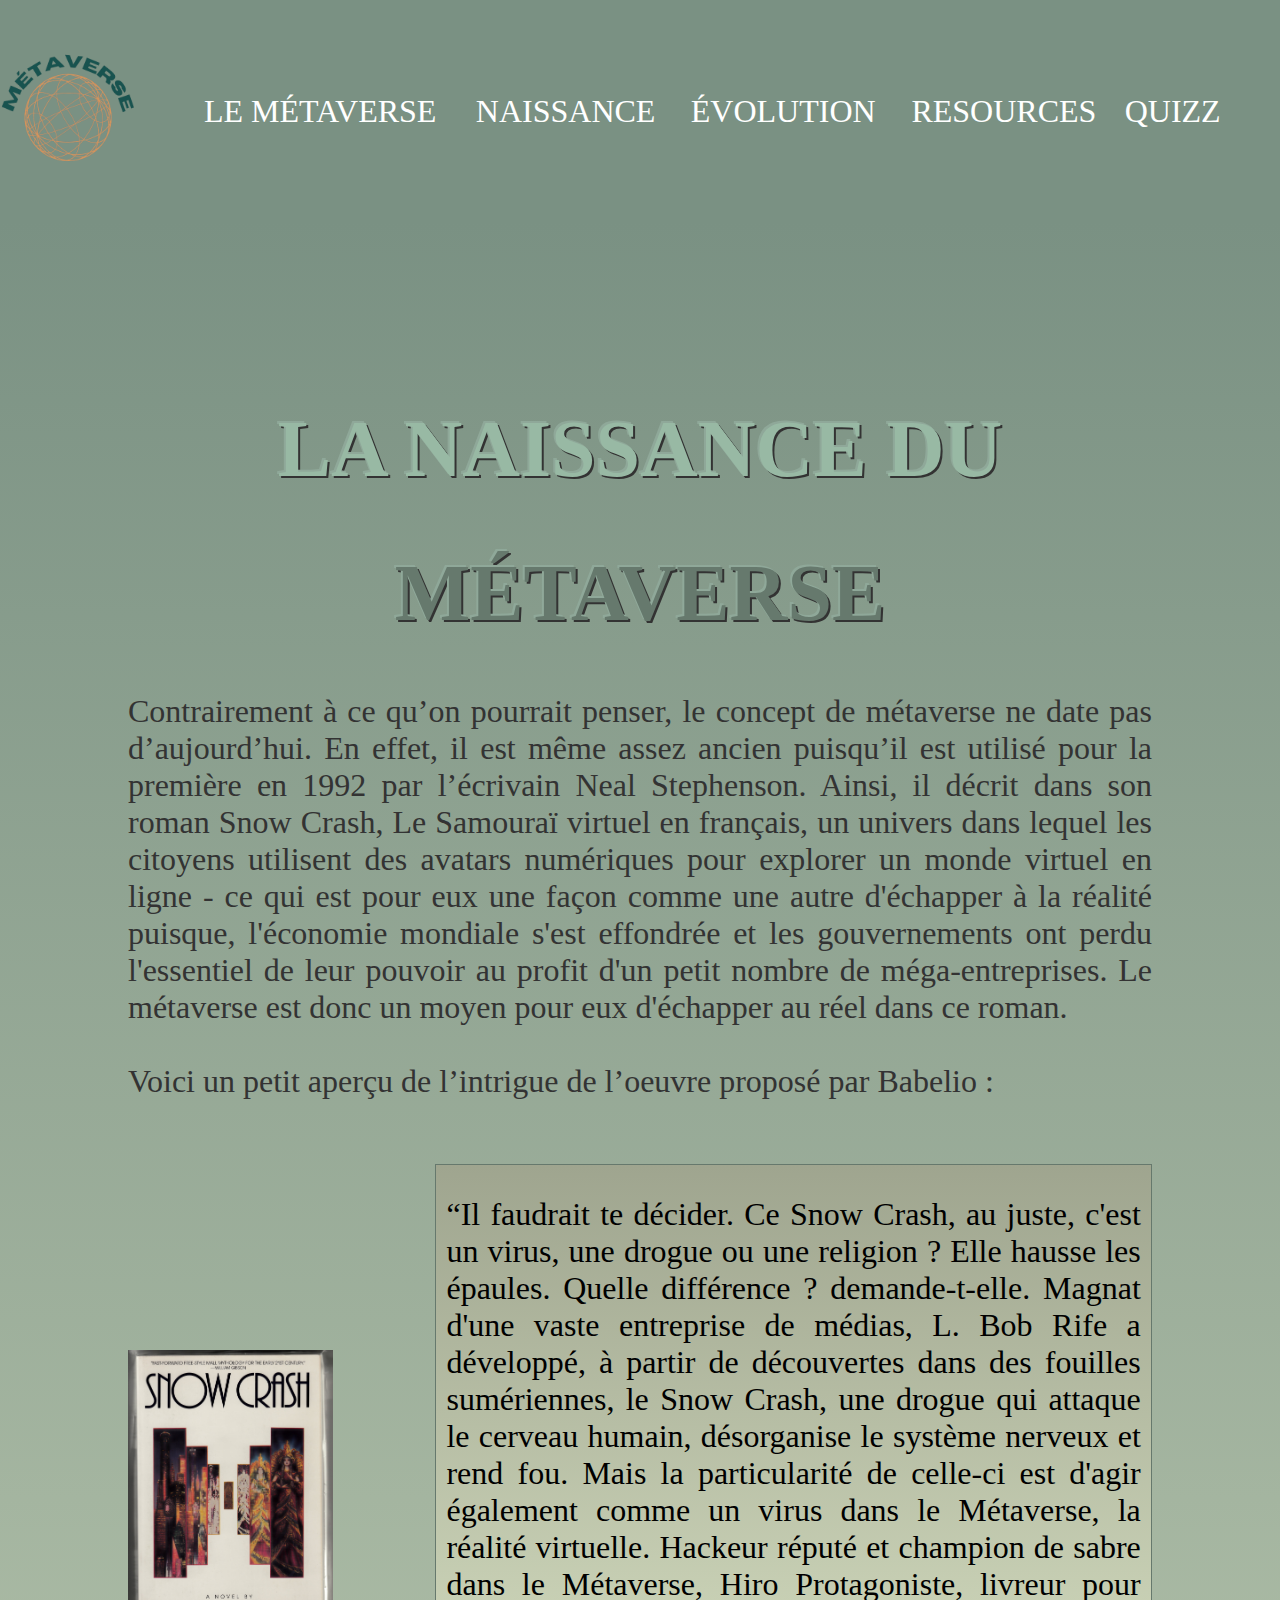
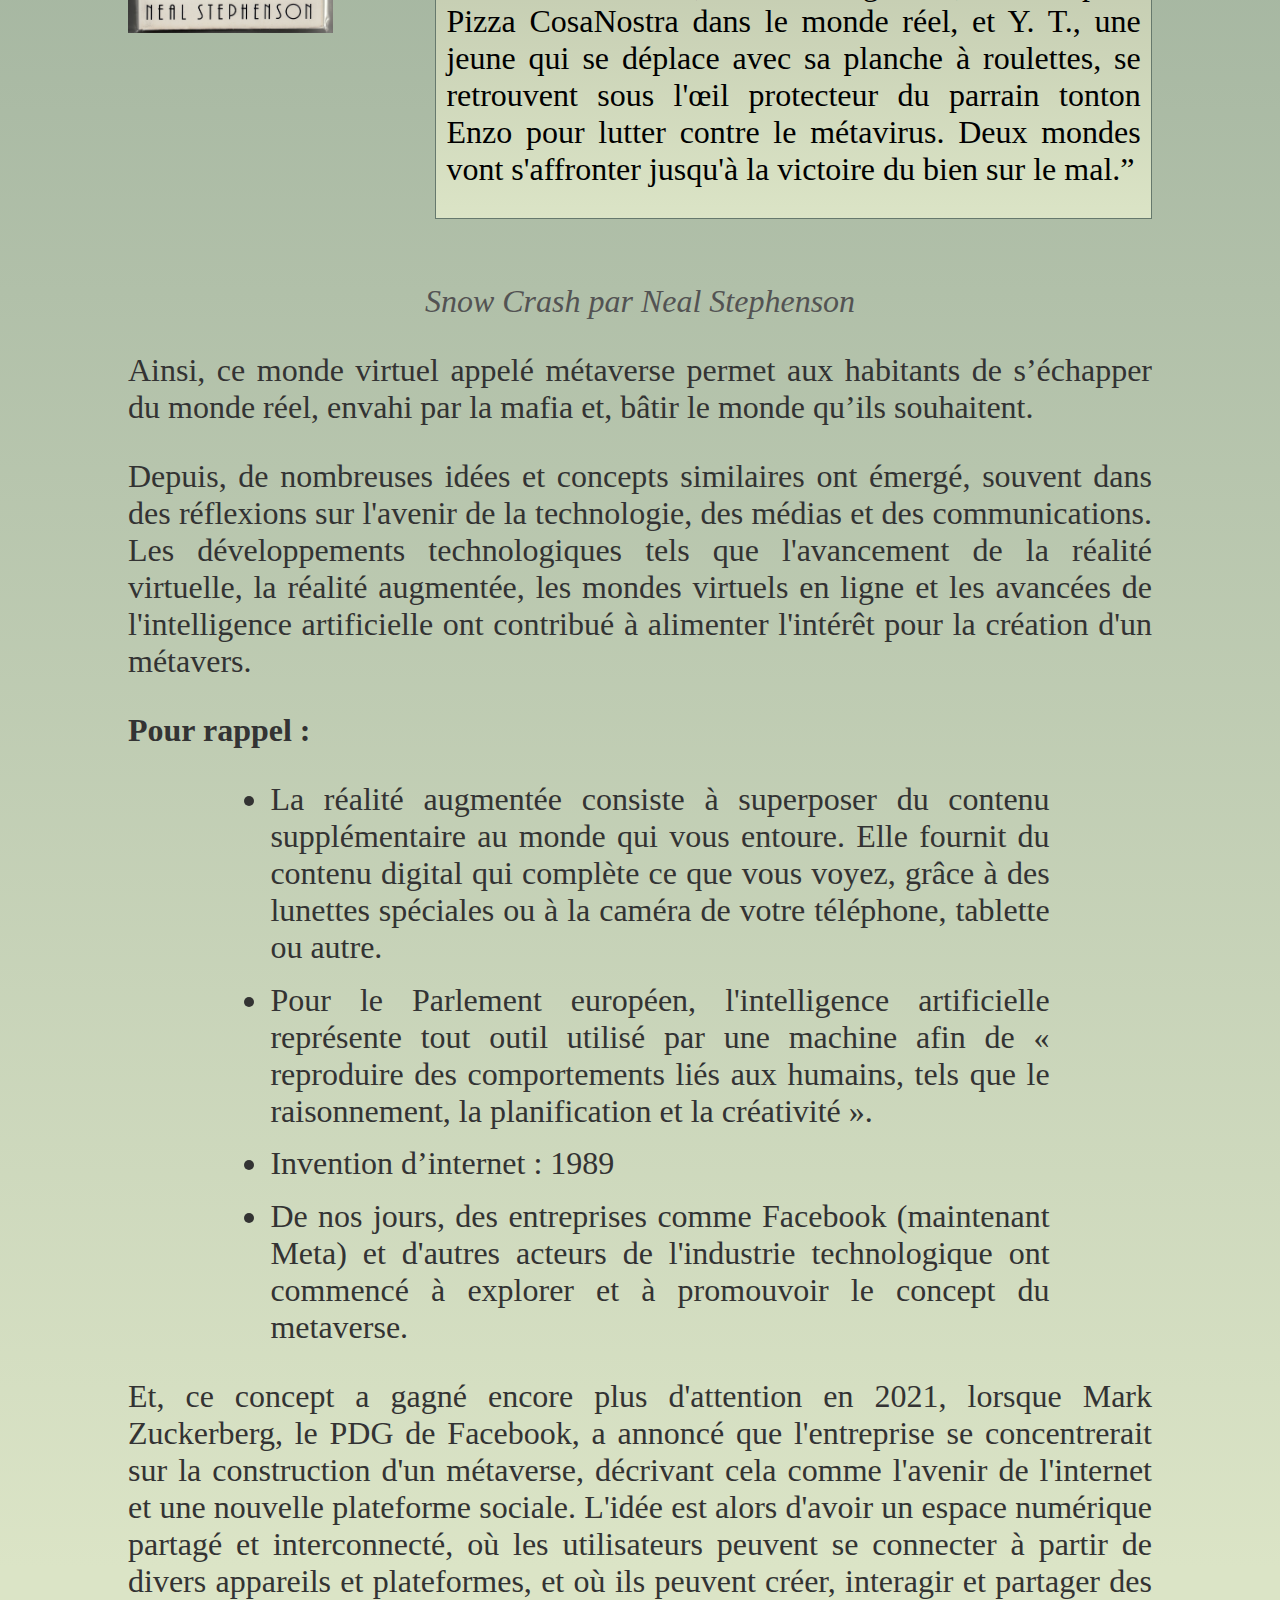
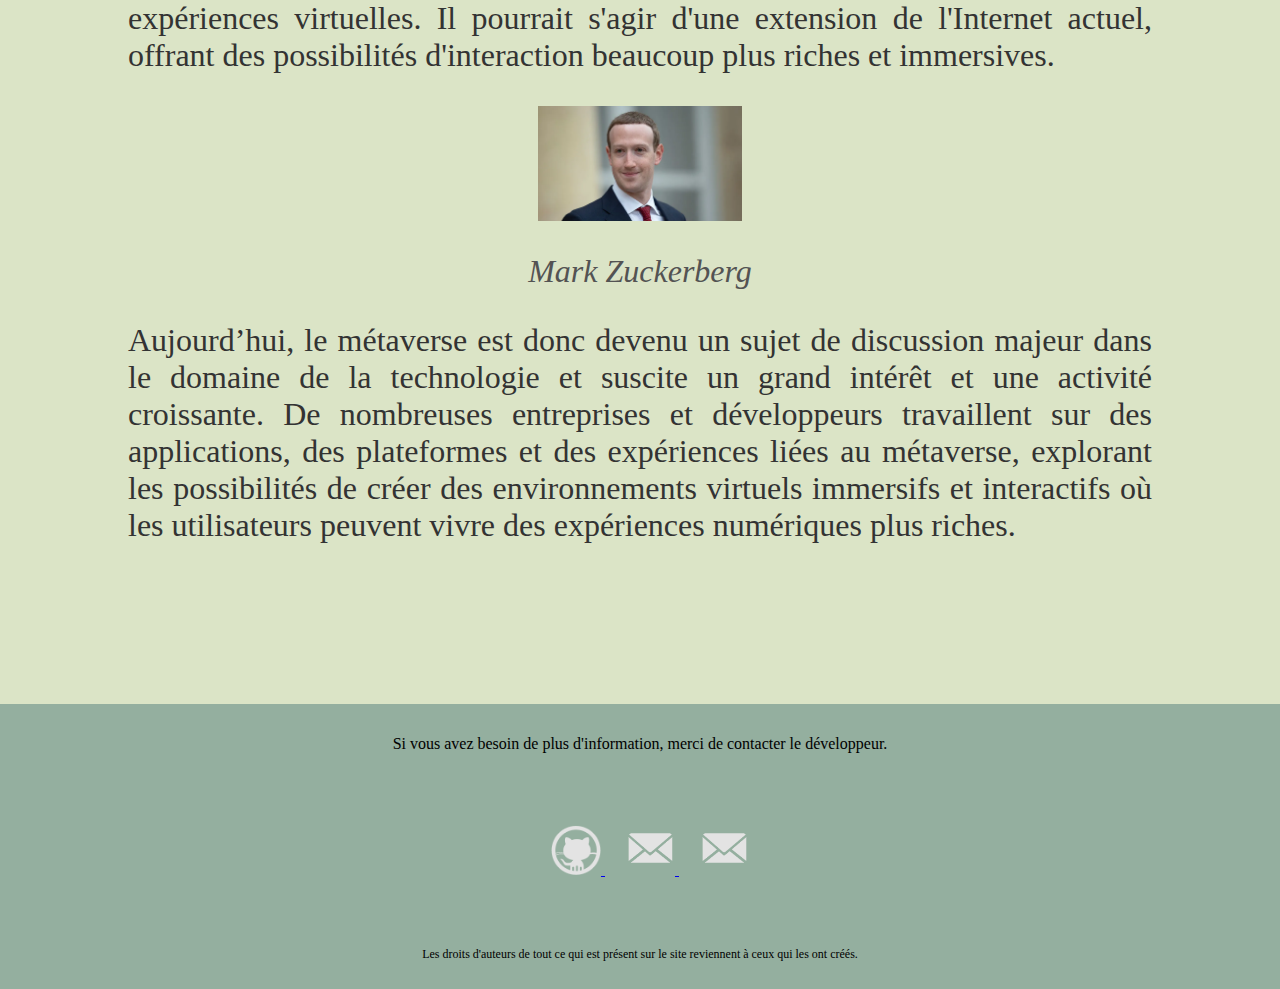
<file: webEva/naissance.html>
<!DOCTYPE html>
<html lang="fr">
<head>
    <meta charset="UTF-8">
    <meta http-equiv="X-UA-Compatible" content="IE=edge">
    <meta name="viewport" content="width=device-width, initial-scale=1.0">
    <link rel="stylesheet" href="style.css">
    <link rel="shortcut icon" href="images/logo.png" type="image/x-icon">
    <title>Naissance</title>
</head>
<body>
        <div class="navbar">
            <table>
                <tr>
                    <td>
                        <a href=""><img src="images/logo.png" alt=""></a>
                    </td>
                    <td>
                        <a href="">le métaverse</a>
                    </td>
                    <td>
                        <a href="naissance.html">Naissance</a>
                    </td>
                    <td>
                        <a href="">évolution</a>
                    </td>
                    <td>
                        <a href="">Resources</a>
                    </td>
                    <td>
                        <a href="">Quizz</a>
                    </td>
                </tr>
            </table>
        </div>
        <div class="content">
                <div class="title">
                    <h1>LA NAISSANCE DU</h1>
                    <h1> <span>MÉTAVERSE</span> </h1>
                </div>
                <div class="article">
                  <p id="intro">
                    Contrairement à ce qu’on pourrait penser, le concept de métaverse ne date pas d’aujourd’hui. En effet, il est même assez ancien puisqu’il est utilisé pour la première en 1992 par l’écrivain Neal Stephenson. Ainsi, il décrit dans son roman Snow Crash, Le Samouraï virtuel en français, un univers dans lequel les citoyens utilisent des avatars numériques pour explorer un monde virtuel en ligne - ce qui est pour eux une façon comme une autre d'échapper à la réalité puisque, l'économie mondiale s'est effondrée et les gouvernements ont perdu l'essentiel de leur pouvoir au profit d'un petit nombre de méga-entreprises. Le métaverse est donc un moyen pour eux d'échapper au réel dans ce roman. <br> <br> Voici un petit aperçu de l’intrigue de l’oeuvre proposé par Babelio :
                  </p>
                  
                  <div class="image-container">
                    <img src="images/snowcrash.jpg" alt="Snow Crash">
                    <p class="citation">“Il faudrait te décider. Ce Snow Crash, au juste, c'est un virus, une drogue ou une religion ? Elle hausse les épaules. Quelle différence ? demande-t-elle.
Magnat d'une vaste entreprise de médias, L. Bob Rife a développé, à partir de découvertes dans des fouilles sumériennes, le Snow Crash, une drogue qui attaque le cerveau humain, désorganise le système nerveux et rend fou. Mais la particularité de celle-ci est d'agir également comme un virus dans le Métaverse, la réalité virtuelle. Hackeur réputé et champion de sabre dans le Métaverse, Hiro Protagoniste, livreur pour Pizza CosaNostra dans le monde réel, et Y. T., une jeune qui se déplace avec sa planche à roulettes, se retrouvent sous l'œil protecteur du parrain tonton Enzo pour lutter contre le métavirus. Deux mondes vont s'affronter jusqu'à la victoire du bien sur le mal.”</p>
                    
                  </div>
                  <p class="legende">Snow Crash par Neal Stephenson</p>
                  <p class="contenu">
                    Ainsi, ce monde virtuel appelé métaverse permet aux habitants de s’échapper du monde réel, envahi par la mafia et, bâtir le monde qu’ils souhaitent.
                  </p>
                  <p>Depuis, de nombreuses idées et concepts similaires ont émergé, souvent dans des réflexions sur l'avenir de la technologie, des médias et des communications. Les développements technologiques tels que l'avancement de la réalité virtuelle, la réalité augmentée, les mondes virtuels en ligne et les avancées de l'intelligence artificielle ont contribué à alimenter l'intérêt pour la création d'un métavers.</p>                  
                  <p><b>Pour rappel :</b> 
                    <ul class="liste">
                      <li>La réalité augmentée consiste à superposer du contenu supplémentaire au monde qui vous entoure. Elle fournit du contenu digital qui complète ce que vous voyez, grâce à des lunettes spéciales ou à la caméra de votre téléphone, tablette ou autre.</li>
                      <li>Pour le Parlement européen, l'intelligence artificielle représente tout outil utilisé par une machine afin de « reproduire des comportements liés aux humains, tels que le raisonnement, la planification et la créativité ».</li>
                      <li>Invention d’internet : 1989</li>
                      <li>De nos jours, des entreprises comme Facebook (maintenant Meta) et d'autres acteurs de l'industrie technologique ont commencé à explorer et à promouvoir le concept du metaverse.</li>
                    </ul>
                  </p>
                  <p>
                    Et, ce concept a gagné encore plus d'attention en 2021, lorsque Mark Zuckerberg, le PDG de Facebook, a annoncé que l'entreprise se concentrerait sur la construction d'un métaverse, décrivant cela comme l'avenir de l'internet et une nouvelle plateforme sociale. L'idée est alors d'avoir un espace numérique partagé et interconnecté, où les utilisateurs peuvent se connecter à partir de divers appareils et plateformes, et où ils peuvent créer, interagir et partager des expériences virtuelles. Il pourrait s'agir d'une extension de l'Internet actuel, offrant des possibilités d'interaction beaucoup plus riches et immersives.
                  </p>
                  <div class="image-container">
                    <img src="images/zuckerberg.png" alt="Mark Zuckerberg">
                  </div>
                  <p class="legende">Mark Zuckerberg</p>
                  <p>
                    Aujourd’hui, le métaverse est donc devenu un sujet de discussion majeur dans le domaine de la technologie et suscite un grand intérêt et une activité croissante. De nombreuses entreprises et développeurs travaillent sur des applications, des plateformes et des expériences liées au métaverse, explorant les possibilités de créer des environnements virtuels immersifs et interactifs où les utilisateurs peuvent vivre des expériences numériques plus riches.
                  </p>
                  
                </div>
        </div>
        <div class="footer">
            <div>
              <p>
                Si vous avez besoin de plus d'information, merci de contacter le développeur.
              </p>
            </div>
            <ul id="logo">
              <li class="logou">
                <a href="https://github.com/evaa202">
                  <img src="images/gitlogo.png" alt="github logo" class="logo">
                </a>
              </li>
              <li class="logou">
                <a href="mailto:theo.chan06@gmail.com">
                  <img src="images/maillogo.png" alt="mail logo" class="logo">
                </a>
              </li>
              <li class="logou">
                <a href="mailto:hueva260806@icloud.com">
                  <img src="images/maillogo.png" alt="mail logo" class="logo">
                </a>
              </li>
            </ul>
            <p id="smp">Les droits d'auteurs de tout ce qui est présent sur le site reviennent à ceux qui les ont créés.</p>
          </div>
      
</body>
</html>
</file>
<file: style.css>
body{
    background-color: #ffffff;
    margin:0;
    border: 0;
    padding: 0;
    font-family:'raleway';
    overflow-y: scroll;
    scrollbar-width: none;
    -ms-overflow-style: none;
    max-height: 100%; 
    transition: background-color 0.5s ease-in-out;
}
body.dark-mode{
    background-color: #1f1f1f;
}

@font-face {
  font-family: raleway;
  src: url(fonts/Raleway/Raleway-VariableFont_wght.ttf);
}

.dark-mode {
    background-color: #1f1f1f;
    color: #ffffff;
}
.dark-mode .banner {
    color: #1f1f1f;
    background: linear-gradient(0deg, #1f1f1f 0%, rgb(172, 172, 172) 80%, rgba(255,255,255,1) 100%);
  }
.block,
.chain {
    font-size: 900%;
    position: relative;
    transition: transform 0.3s ease;

}
  
.block {
    left: 0.5em;
}
  
.chain {
    right: 1em;
    top: 1em;
}
  
.vide{
    padding-top: 1000em;
}

#blockchain-container {
    position: sticky;
    top: 20%; 
    left: 50%;
    transform: translate(-50%, -50%);
    display: flex;
    justify-content: center;
    align-items: center;
    opacity: 0; 
  animation-name: fadeIn; 
  animation-duration: 2s; 
  animation-delay: 0.5s; 
  animation-fill-mode: forwards; 
}

.header{
    color: #ffffff;
    background-color: #000000;
    position: relative;
    display: flex;
    align-items: center;
    overflow: hidden;
    padding-top: 4%;
    padding-left: 3%;
    align-items: center;
    
}

.banner {
    color: #ffffff;
    position: relative;
    left: 50%;
    transform: translateX(-50%);
    height: 125vh;
    display: flex;
    align-items: center;
    overflow: hidden;
    background: linear-gradient(180deg, rgba(0,0,0,1) 0%, rgba(19,19,19,1) 80%, rgba(255,255,255,1) 100%);
    transition: color 0.3s ease-in-out, background 0.3s ease-in-out;
  }

.banner p {
    position: sticky;
    top: 55%; 
    left: 55%;
    transform: translate(-70%, -90%);
    display: flex;
    justify-content: center;
    align-items: center;
    animation-name: fadeIn; 
    animation-duration: 2s; 
    animation-delay: 0.5s; 
    animation-fill-mode: forwards; 
}
body::-webkit-scrollbar {
    display: none;
}
  
  @keyframes fadeIn {
    from {
      opacity: 0;
    }
    to {
      opacity: 1;
    }
  }
.content {
    
    text-align: center;
    margin: 0 auto;
    padding-bottom: 10%;
    max-width: 90%;
}
.content h1{
    
    font-size: 14em;
    
}

.article {
    display: flex; /* Utilisation de la flexbox pour afficher les éléments côte à côte */
    align-items: center; /* Alignement vertical au centre */
    justify-content: center; /* Alignement horizontal au centre */
    
}
.column {
    flex-direction: column;
}
.content h2{
    
    font-size: 5em;
    
    
}

.content .column h2 {
    order: 1;
}

.content h3{
    
    font-size: 5em;
    
}

.content h4 a {
    text-decoration: none;
    color: #000000;
}

.dark-mode .content h4 a{
    text-decoration: none;
    color: #ffffff;
}

.content h4 a:hover {
    text-decoration: underline;
}
.content p {
    text-align: justify;
    flex: 1; /* Permet au paragraphe de prendre autant d'espace que possible */
    margin-right: 7%; /* Marge à droite pour espacer le paragraphe de l'image */
    margin-left: 7%;
    font-size: 2em;
}
.content .column p {
    text-align: justify;
    flex: 1; /* Permet au paragraphe de prendre autant d'espace que possible */
    margin-right: 7%; /* Marge à droite pour espacer le paragraphe de l'image */
    margin-left: 7%;
    font-size: 2em;
    order: 2;
}
.content img {

    height: 13cm;
    border-radius: 15%;
    margin-right: 7%; /* Marge à droite pour espacer le paragraphe de l'image */
    margin-left: 7%;
}



.navigation{
    text-align: center;
    margin: 0 auto;
    padding-bottom: 5cm;
}

.navigation p {
    margin: 0 auto;
    max-width: 50%;
    font-size: 4em;
    padding-bottom: 3%;
}

.button {
    background-color: #000000; /* Couleur de fond noire */
    color: #ffffff; /* Couleur du texte en blanc */
    border: none; /* Pas de bordure */
    padding: 1em 2.5em; /* Espacement intérieur du bouton */
    text-align: center; /* Centrer le texte horizontalement */
    text-decoration: none; /* Supprimer la décoration de lien par défaut */
    display: inline-block; /* Afficher le bouton en tant que bloc inline */
    cursor: pointer; /* Afficher un curseur pointer au survol */
    font-weight: bold; /* Gras pour le texte */
    border-radius: 1em; /* Arrondir les coins du bouton */
    font-size: 2em;
  }
.dark-mode .button  {
    background-color: #ffffff; /* Couleur de fond noire */
    color: #000000;
    border: none;
}
  .button:hover {
    background-color: #333333; /* Couleur de fond noire foncée au survol */
    animation-name: buttonhover-in;
    animation-duration: 0.5s;
    animation-fill-mode: forwards;
  }
 .dark-mode .button:hover {
    background-color: #333333; /* Couleur de fond noire foncée au survol */
    animation-name: buttonhover-indark;
    animation-duration: 0.5s;
    animation-fill-mode: forwards;
  }
  
  @keyframes buttonhover-in {
    from {
        background-color: #000000;
        padding: 1em 2.5em;
    }
    to {
        background-color: #333333;
        padding: 1em 2.5em;
    }
  }
  @keyframes buttonhover-indark {
    from {
        background-color: #ffffff;
        padding: 1em 2em;
    }
    to {
        background-color: #333333;
        padding: 1em 2.5em;
    }
  }
  .button:not(:hover) {
    animation-name: buttonhover-out;
    animation-duration: 0.5s;
    animation-fill-mode: forwards;
    transition: background-color 0.3s ease-in-out;
  }

  .dark-mode .button:not(:hover) {
    animation-name: buttonhover-outdark;
    animation-duration: 0.5s;
    animation-fill-mode: forwards;
    transition: background-color 0.3s ease-in-out;
  }
  
  @keyframes buttonhover-out {
    from {
        background-color: #333333;
        padding: 1em 2.5em;
    }
    to {
        background-color: #000000;
        padding: 1em 2em;
    }
  }

  @keyframes buttonhover-outdark {
    from {
        background-color: #333333;
        padding: 1em 2.5em;
    }
    to {
        background-color: #ffffff;
        padding: 1em 2em;
    }
  }
  
  .footer{
    color: #ffffff;
    grid-area: l-f;
    display: grid;
    justify-items: center;
    row-gap: 0.4em;
    padding: 0.1em 0 0.1em;
    background-color: rgb(27, 27, 27);
    bottom: 0;
    padding-left: 25%;
    padding-right: 25%;
    margin-bottom: 0;
    
  }
.hlogo {
    position: relative;
   top: -9em;
   right: -0.5em;
   width: 1em;
   height: 0.1em;
   animation-name: fadeIn;
    animation-duration: 2s; 
   animation-delay: 0.5s; 
    animation-fill-mode: forwards; 
}
#logo{
    margin-block-start: 0.1em;
    margin-block-end: 0.1em;
    margin-inline-start: 0em;
    margin-inline-end: 0em;
    padding-inline-start: 4em;
}
  
#logo .logou{
    display: inline;
    cursor: pointer;
    list-style: none;
    padding-right: 2em;
}
  
.logo{
    width: 05em;
    height: 05em;
}

#navbar {
    background-color: #000000;
    color: #ffffff;
    text-align: center;
    position: fixed;
    top: 0;
    left: 0; /* Ajout de la propriété left: 0 pour que la barre de navigation soit alignée à gauche */
    right: 0; /* Ajout de la propriété right: 0 pour que la barre de navigation soit alignée à droite */
    z-index: 999;
    width: 100%;
}

#navbar table {
    margin: 0 auto; /* Ajout de la propriété margin: 0 auto pour centrer la table horizontalement */
    width: 100%; /* Ajout de la propriété width: 100% pour que la table occupe toute la largeur */
}

#navbar a {
    display: inline-block;
    color: #ffffff;
    text-decoration: none;
    margin: 0;
    padding: 1em 1em;
}

#navbar a:hover {
    text-decoration: underline;
}

#navbar a img {
    width: 3em;
    height: 3em;
}


input[type=checkbox] {
    -webkit-appearance: none;
    -moz-appearance: none;
    appearance: none;
    -webkit-tap-highlight-color: transparent;
    cursor: pointer;
  }
  input[type=checkbox]:focus {
    outline: 0;
  }
  
  .toggle {
    height: 3.2em;
    width: 5.2em;
    border-radius: 16em;
    display: inline-block;
    position: relative;
    margin: 0;
    border: 1px solid #474755;
    background: linear-gradient(180deg, #2D2F39 0%, #1F2027 100%);
    transition: all 0.2s ease;
  }
  .toggle:after {
    content: "";
    position: absolute;
    top: 0em;
    left: 0em;
    width: 2.9em;
    height: 2.9em;
    border-radius: 50%;
    background: white;
    box-shadow: 0 1em 2em rgba(44, 44, 44, 0.2);
    transition: all 0.2s cubic-bezier(0.5, 0.1, 0.75, 1.35);
  }
  .toggle:checked {
    border-color: #654FEC;
  }
  .toggle:checked:after {
    transform: translatex(2em);
  }

    .image-container {
    position: relative;
    display: inline-block;
    transition: filter 0.3s ease-in-out;
    padding: 1cm;
    cursor: pointer;
    
  }
    .image-container img{
    width: 10cm;
    height: 10cm;
    
  }

    .dark-mode .image-container img{
    filter: invert(1);
    
  }

    .text-box {
    position: absolute;
    top: 100%;
    left: 0;
    width: 100%;
    padding: 1em;
    opacity: 0;
    transition: opacity 0.3s ease-in-out;
  }

    .image-container:hover .text-box {
    opacity: 1;
  }


   .content ul li{
    text-align: justify;
    flex: 1;
    margin-right: 7%; 
    margin-left: 7%;
    font-size: 2em;
   }
</file>
<file: webEva/style.css>
body{
    margin: 0; 
}

.navbar {
    background-color: #7a9183;
    color: #ffffff;
    text-align: center;
    top: 0;
    left: 0;
    right: 0; 
    z-index: 999;
    width: 100%;
    text-transform: uppercase;
}

.navbar a img {
    padding-top: 0.5em;
    height:6em;
}

.navbar a {
    font-size: 2em;
    color: #ffffff;
    text-decoration: none;
}

.navbar a:hover {
    text-decoration: underline;
}

.navbar table{
    margin: 0 -3em;
    width: 100%;
}

.content {
    padding-top: 10%;
    padding-bottom: 10%;
    color: #ffffff;
    background: linear-gradient(180deg, #7a9183 0%, #DBE4C6 80%, #DBE4C6 100%);
}
.title span {
    color: #66796d;
}

.title {
    text-align: center;
    font-size: 2.5em;
    text-shadow: -2px -2px #8fa899,
    2px 2px #333;
    color:#98b9a4;
    
}

.legende {
    text-align: center;
    color: #535353;
    font-style: italic;
}
.article{
    margin-left: 10%;
    margin-right: 10%;
    color: #333;
    font-size: 2em;
    text-align: justify;
}

.citation {
    border: solid 1px #66796d;
    color: #000;
    padding-top: 3%;
    padding-bottom: 3%;
    padding-left: 1%;
    padding-right: 1%;
    background: linear-gradient(180deg,#9fa58f 0%, #DBE4C6 100%);
}

.image-container {
    text-align: center;
    
    display: flex;
    justify-content: center;
    align-items: center;
}

.image-container img {
    max-width: 100%;
    height: 20%;
    width: 20%;
    transition: height 0.3s ease-in-out, width 0.3s ease-in-out;
}

.image-container img:hover {
    height: 40%;
    width: 40%;
}

.image-container p {
    margin-left: 10%;
    text-align: justify;
}

.liste{
    margin-left: 10%;
    margin-right: 10%;
}

.liste li{
    margin-bottom: 2%;
}

.footer{
    grid-area: l-f;
    display: grid;
    justify-items: center;
    row-gap: 40px;
    padding: 15px 0 15px;
    background-color: #94AF9F;
    bottom: 0;
    padding-left: 25%;
    padding-right: 25%;
    margin-bottom: 0;
    
}
  
#logo{
    margin-block-start: 1em;
    margin-block-end: 1em;
    margin-inline-start: 0px;
    margin-inline-end: 0px;
    padding-inline-start: 40px;
}
  
#logo .logou{
    display: inline;
    cursor: pointer;
    list-style: none;
    padding-right: 20px;
}
  
.logo{
    width: 50px;
    height: 50px;
}

#smp{
    font-size: 75%;
}
</file>
<file: main.css>
/* Le selecteur *  cible tous les éléments */
* {  
	font-family: arial, monospace;   
	font-size: 1em; 
}

/* Un selecteur commencant par un point cible une classe*/
.contener{
	width:1000px;	
	margin:auto;	
}

.question li{
	list-style-type:none;	
}

/* Un selecteur suivi de [attribut=valeur] ne sible que les éléments qui ont un attribut egal a la valeur*/
.question input[type=radio]{
	margin-right:10px;
}
img{
	border-radius: 15px;
}

fieldset{
	width: 100%;
	padding:10px 20px 20px 20px;
	margin-bottom:20px;
	border:1px solid #DF3F3F;
	border-radius: 10px;
}

legend{font-weight:bold;}

.inscription{
	background-image:linear-gradient(white, #FFA6A6);
}
 
button{border:1px solid #DF3F3F;border-radius: 10px;padding:10px 20px 10px 20px;} 
/* Un selecteur suivi de :hover cible l'element uniquement quand la souris passe dessu*/
button:hover{background-image:linear-gradient(white, #FFA6A6);font-weight:bold}

.right{float:right;}
.right50{float:right;width:50%;}
.left50{float:left;width:50%;}
</file>
